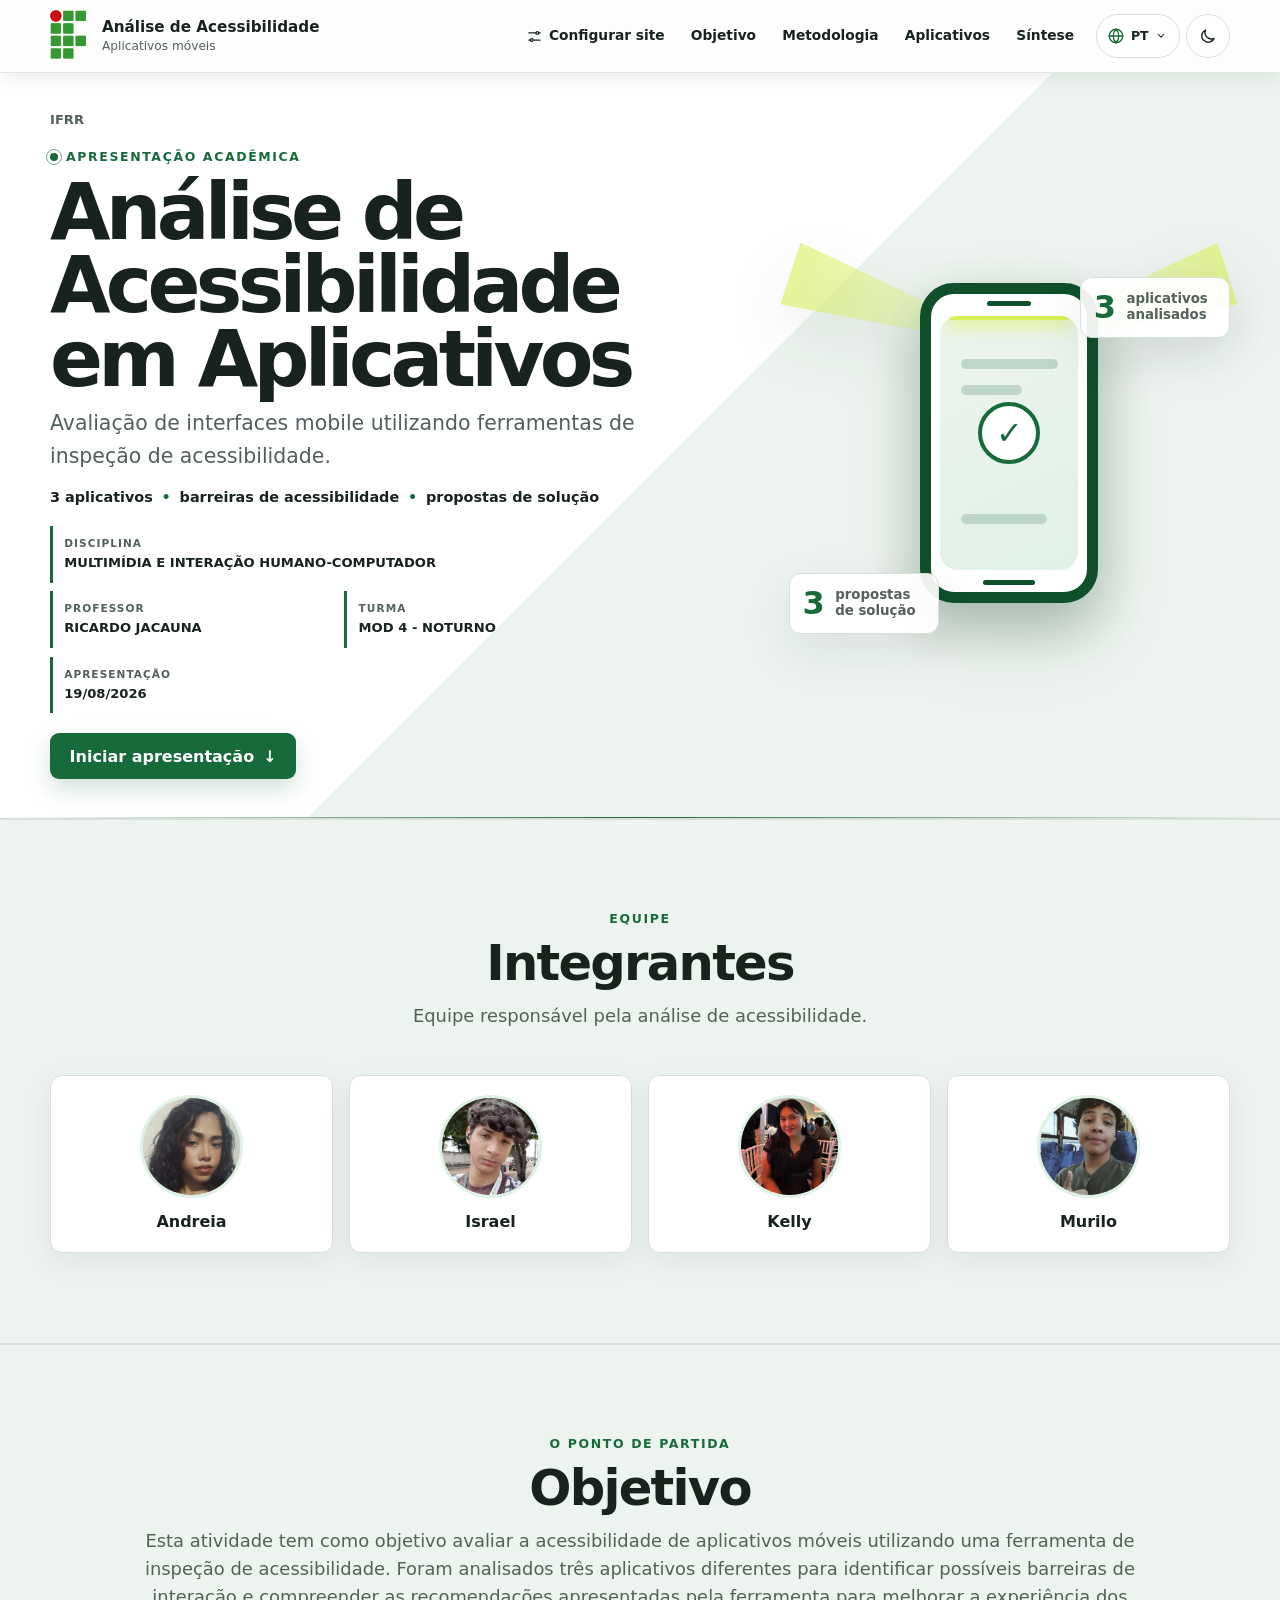
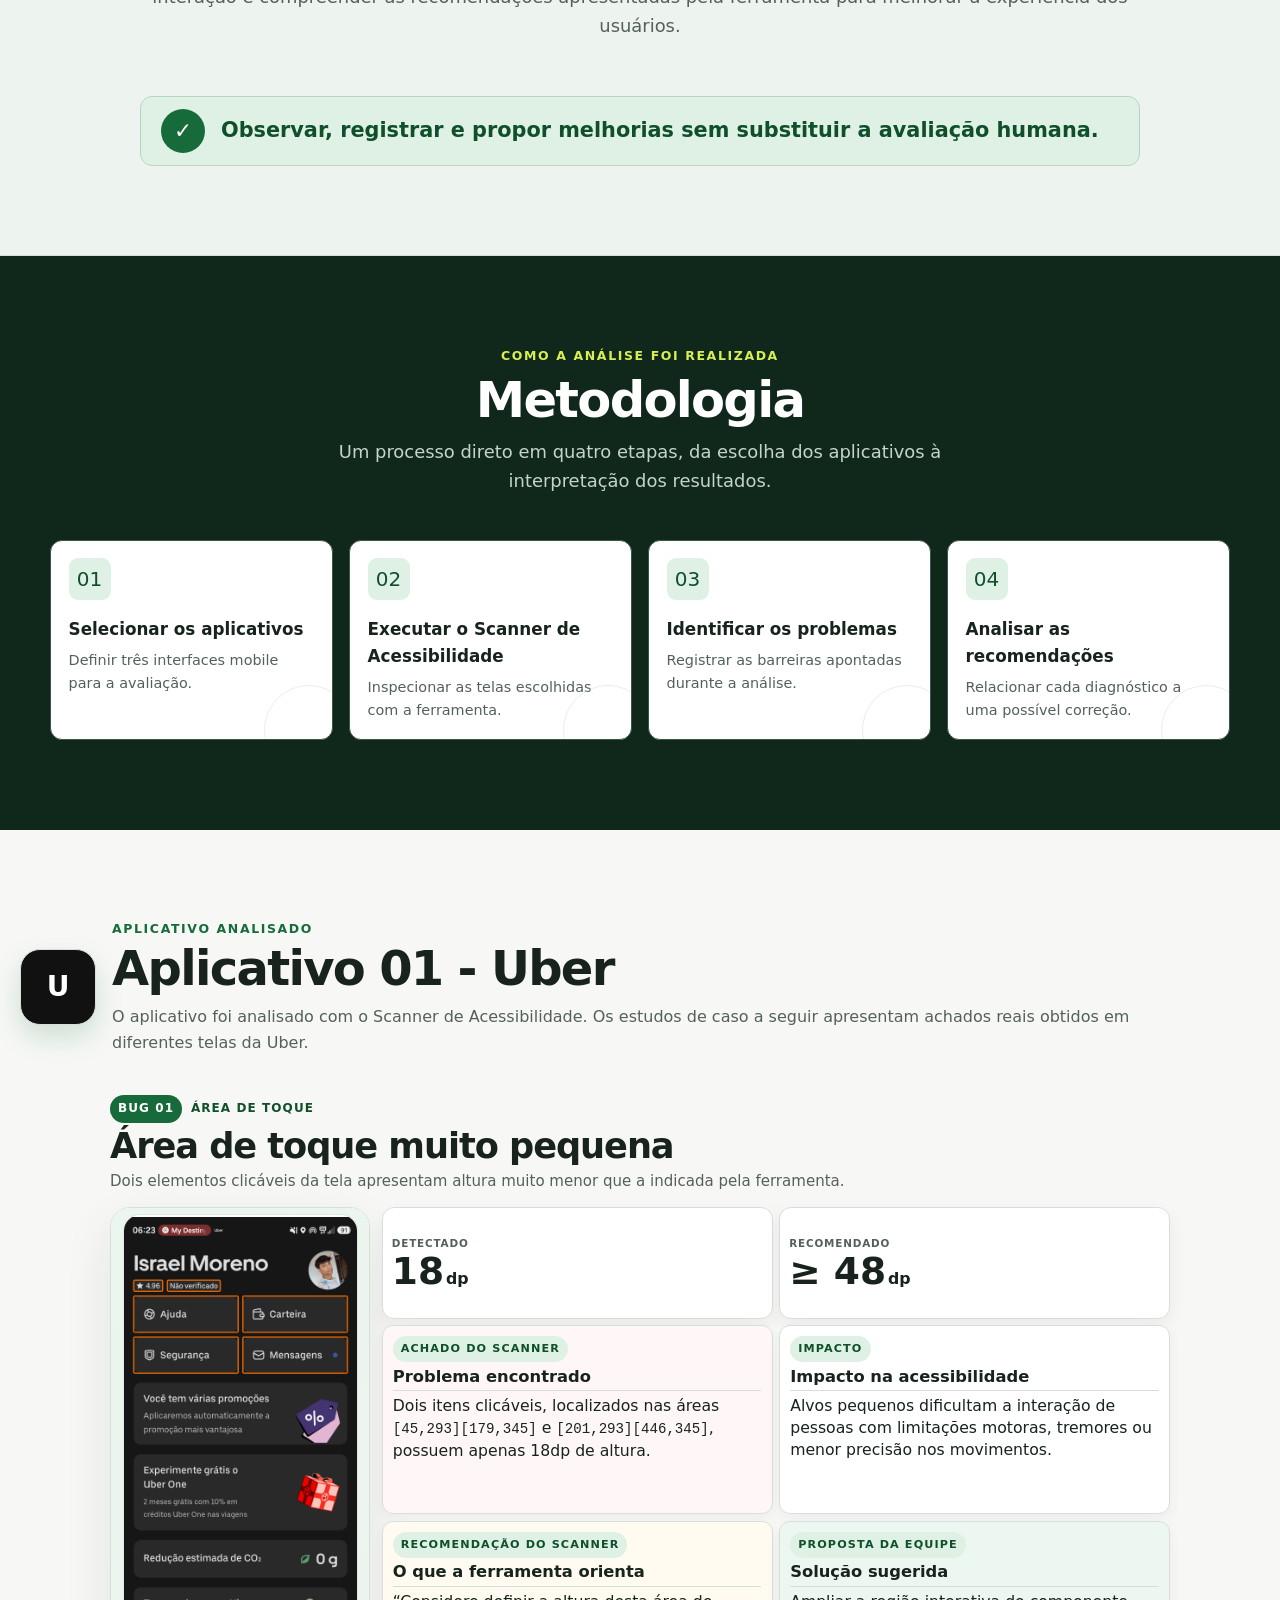
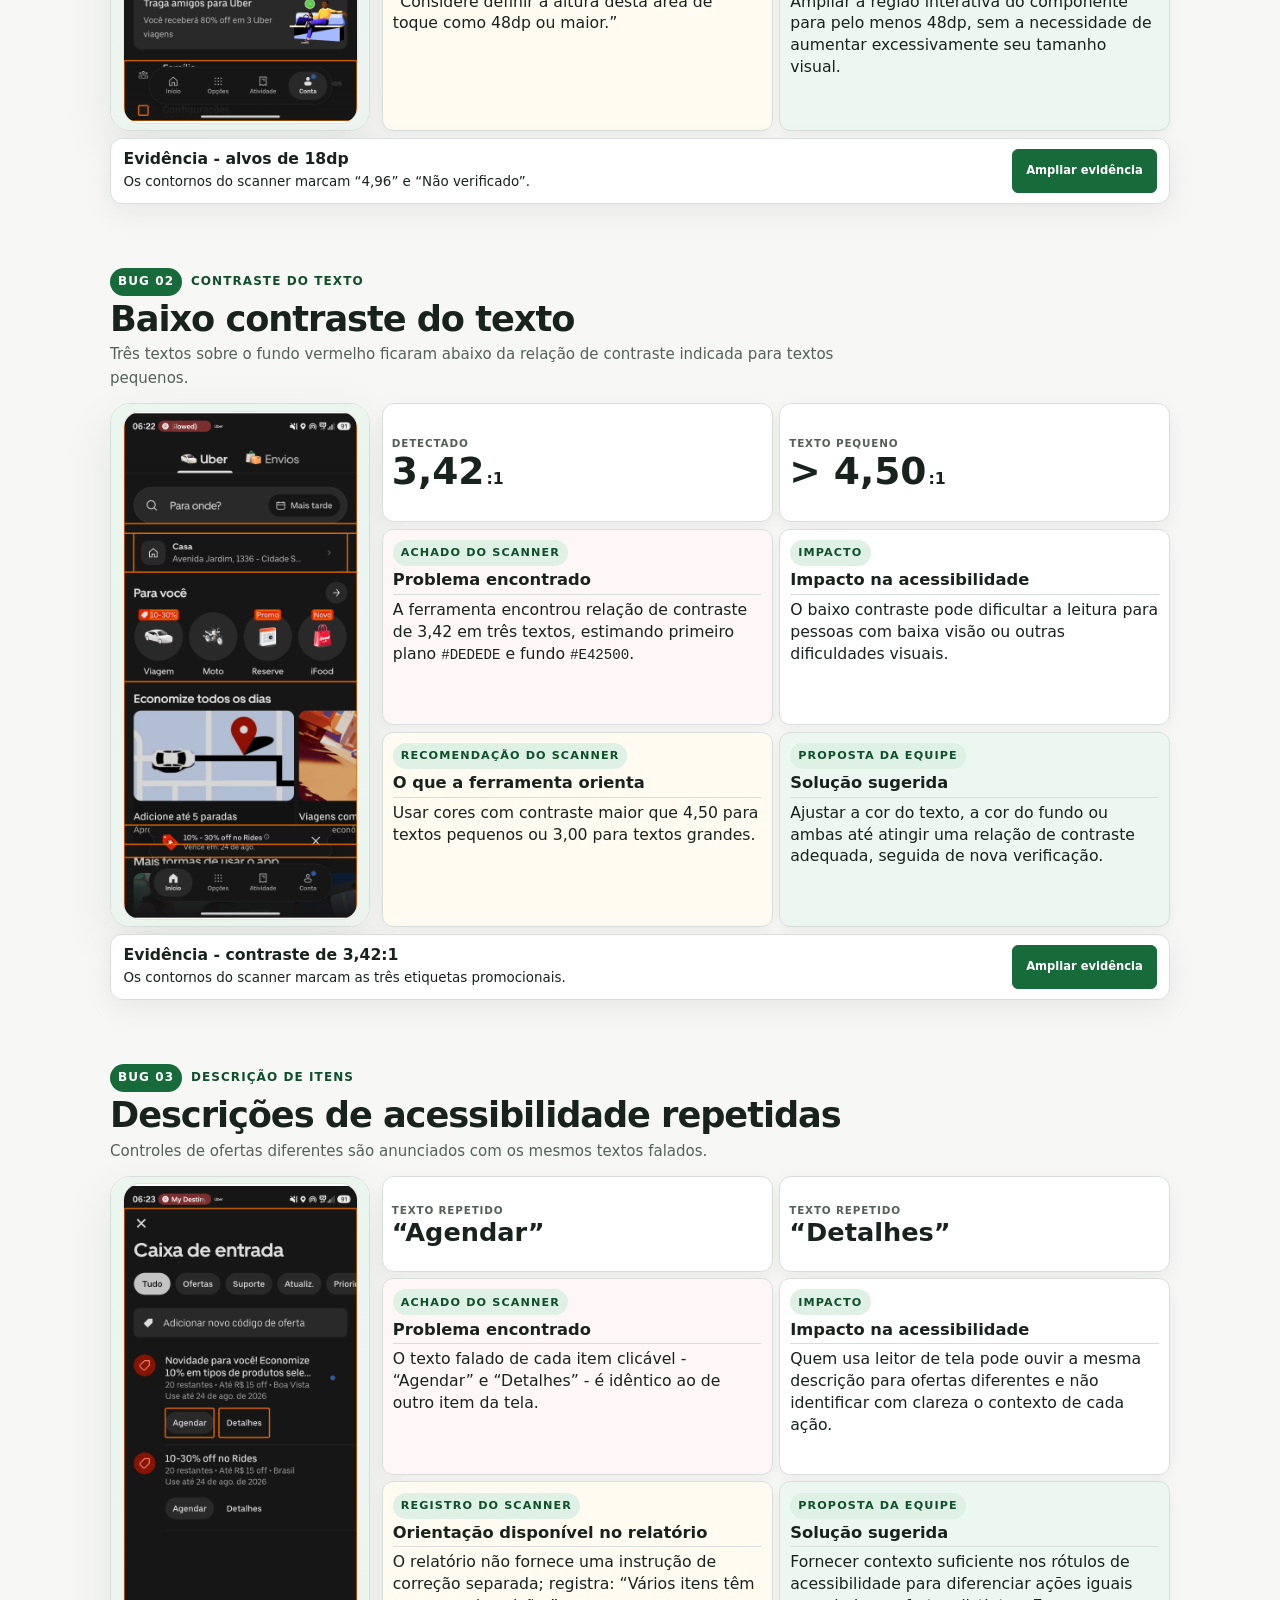
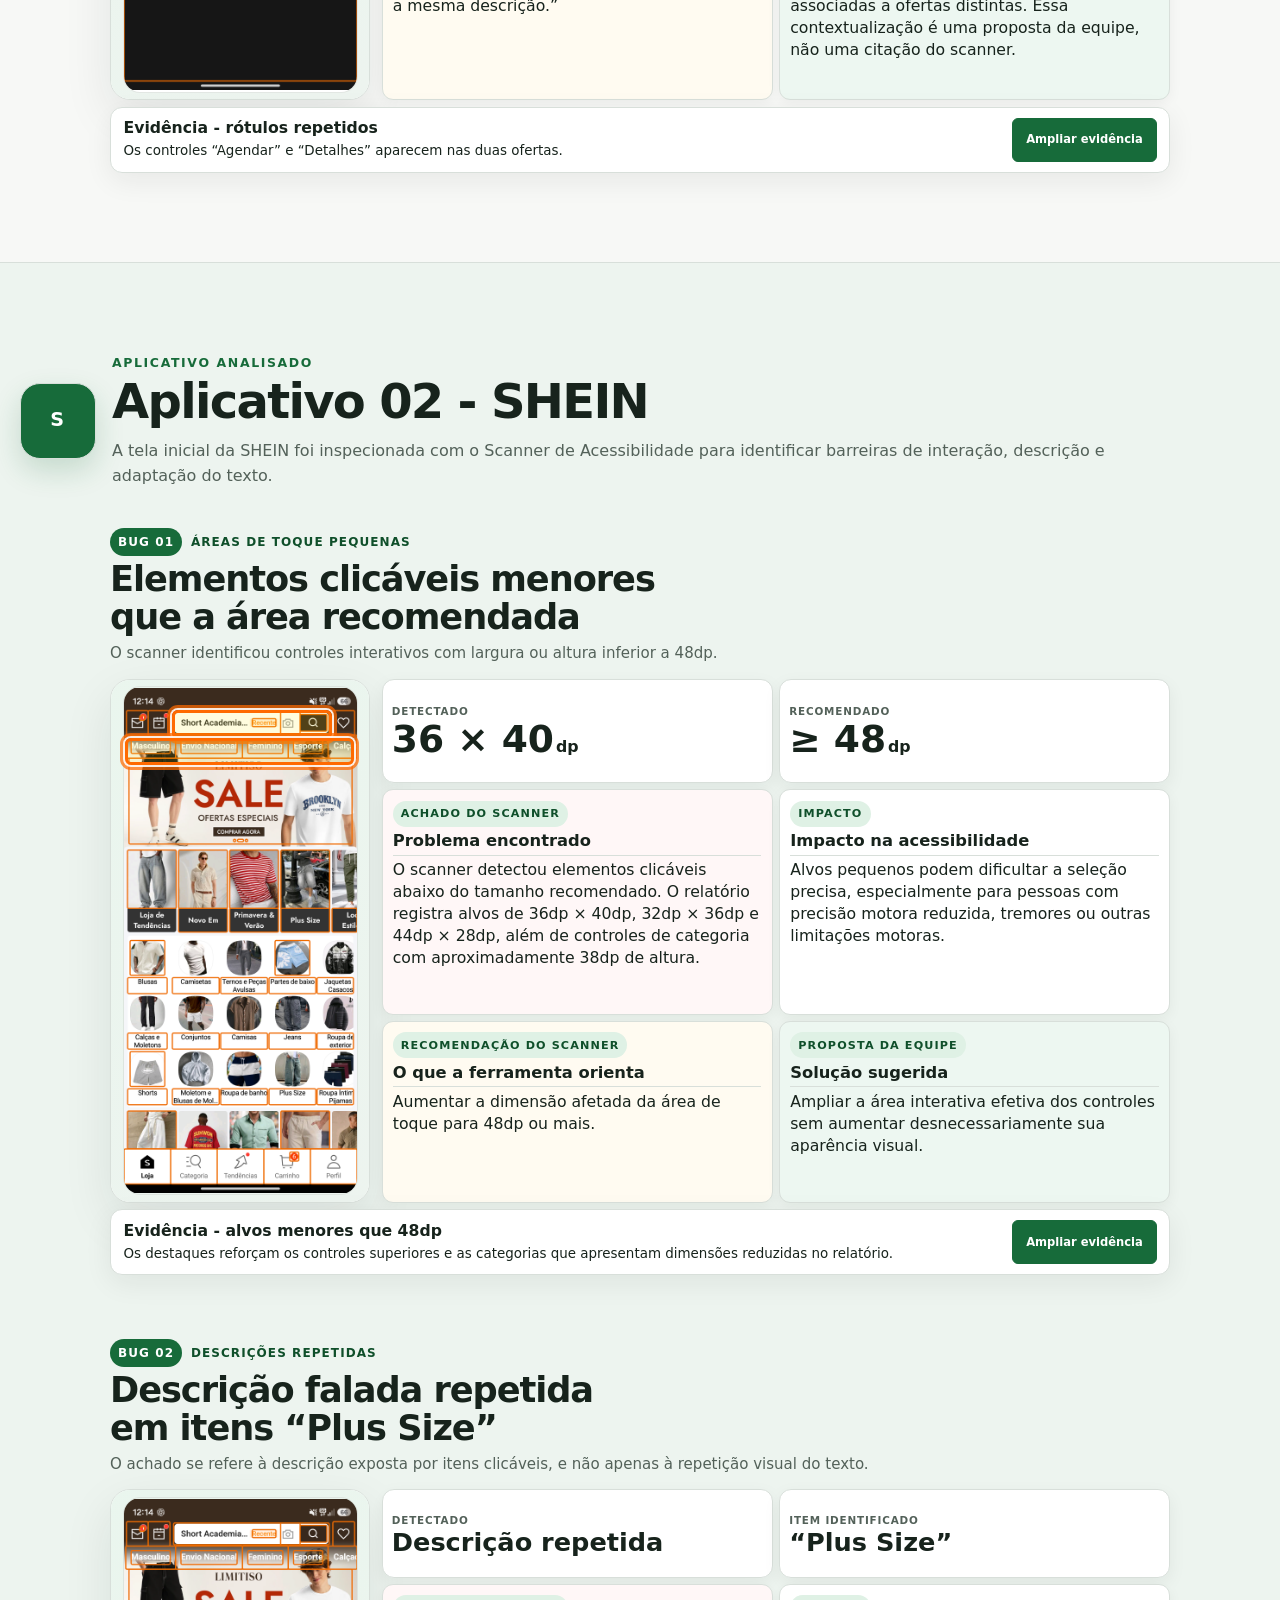
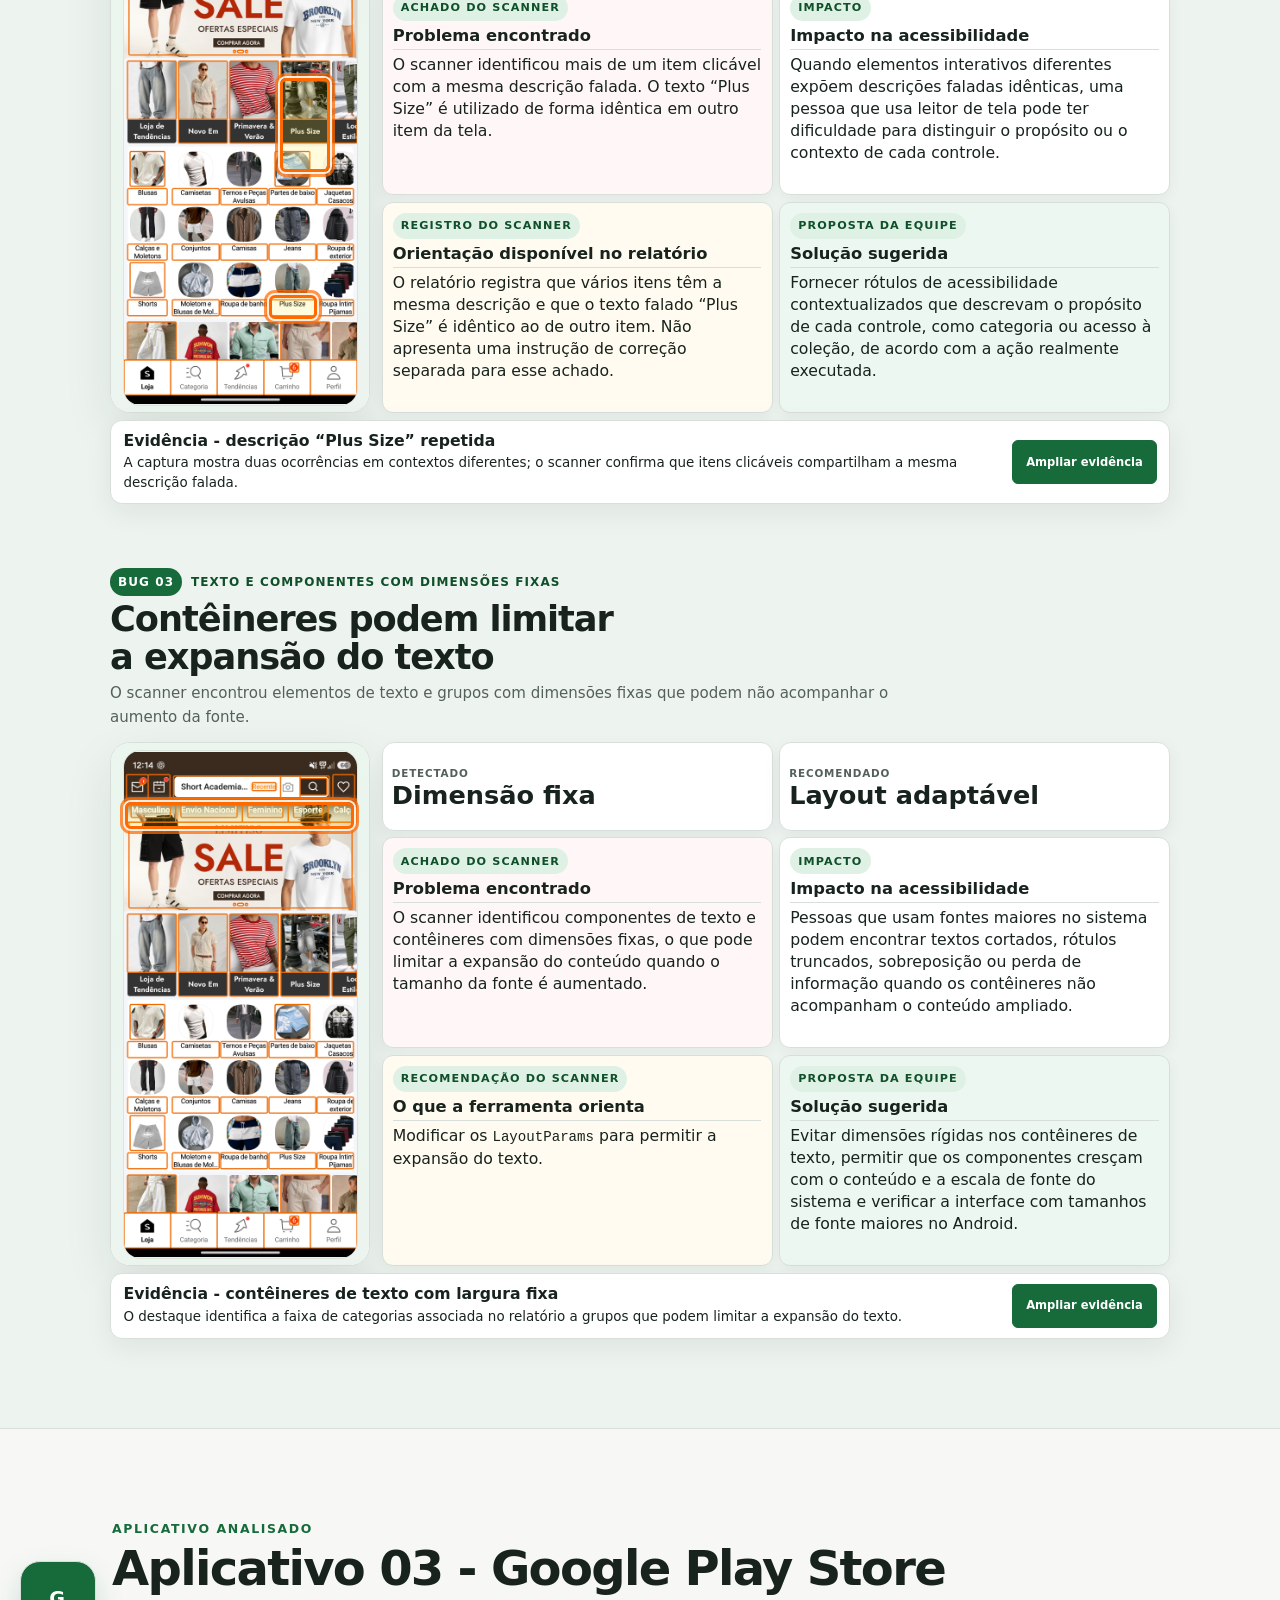
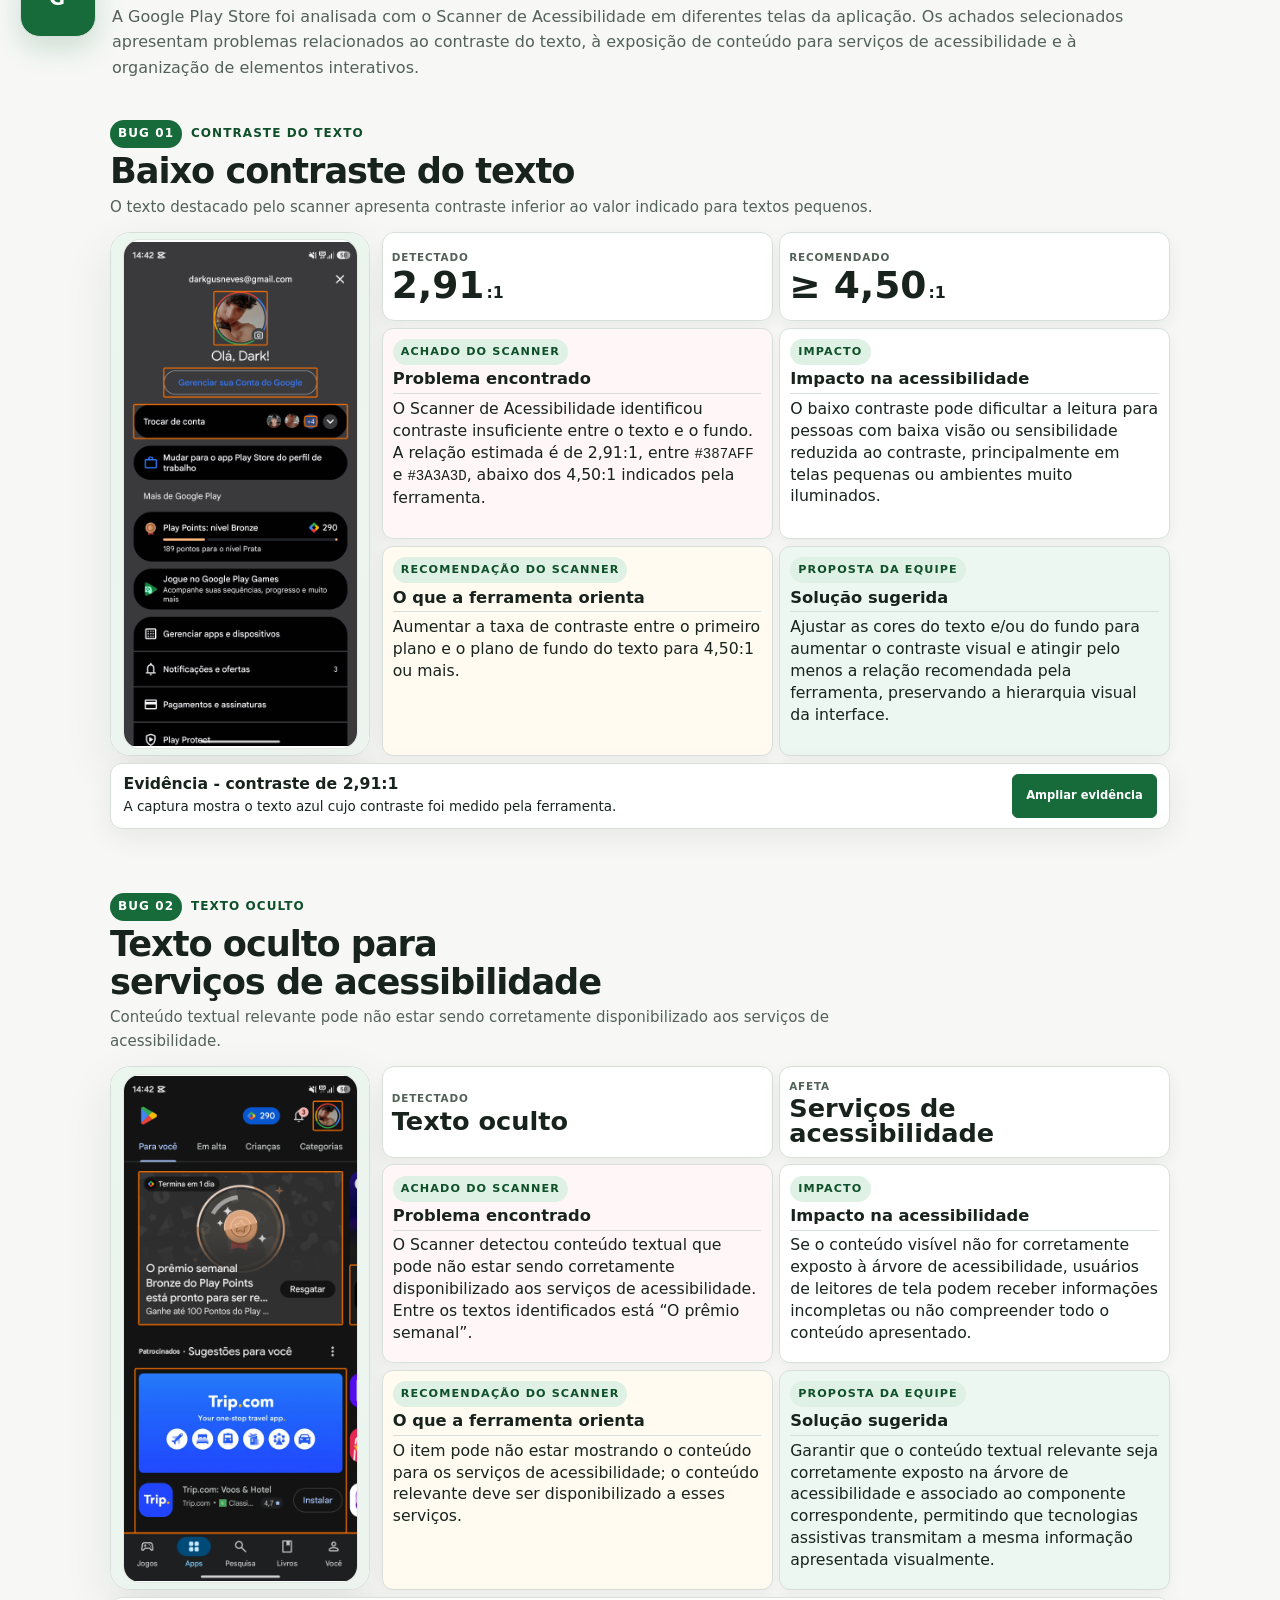
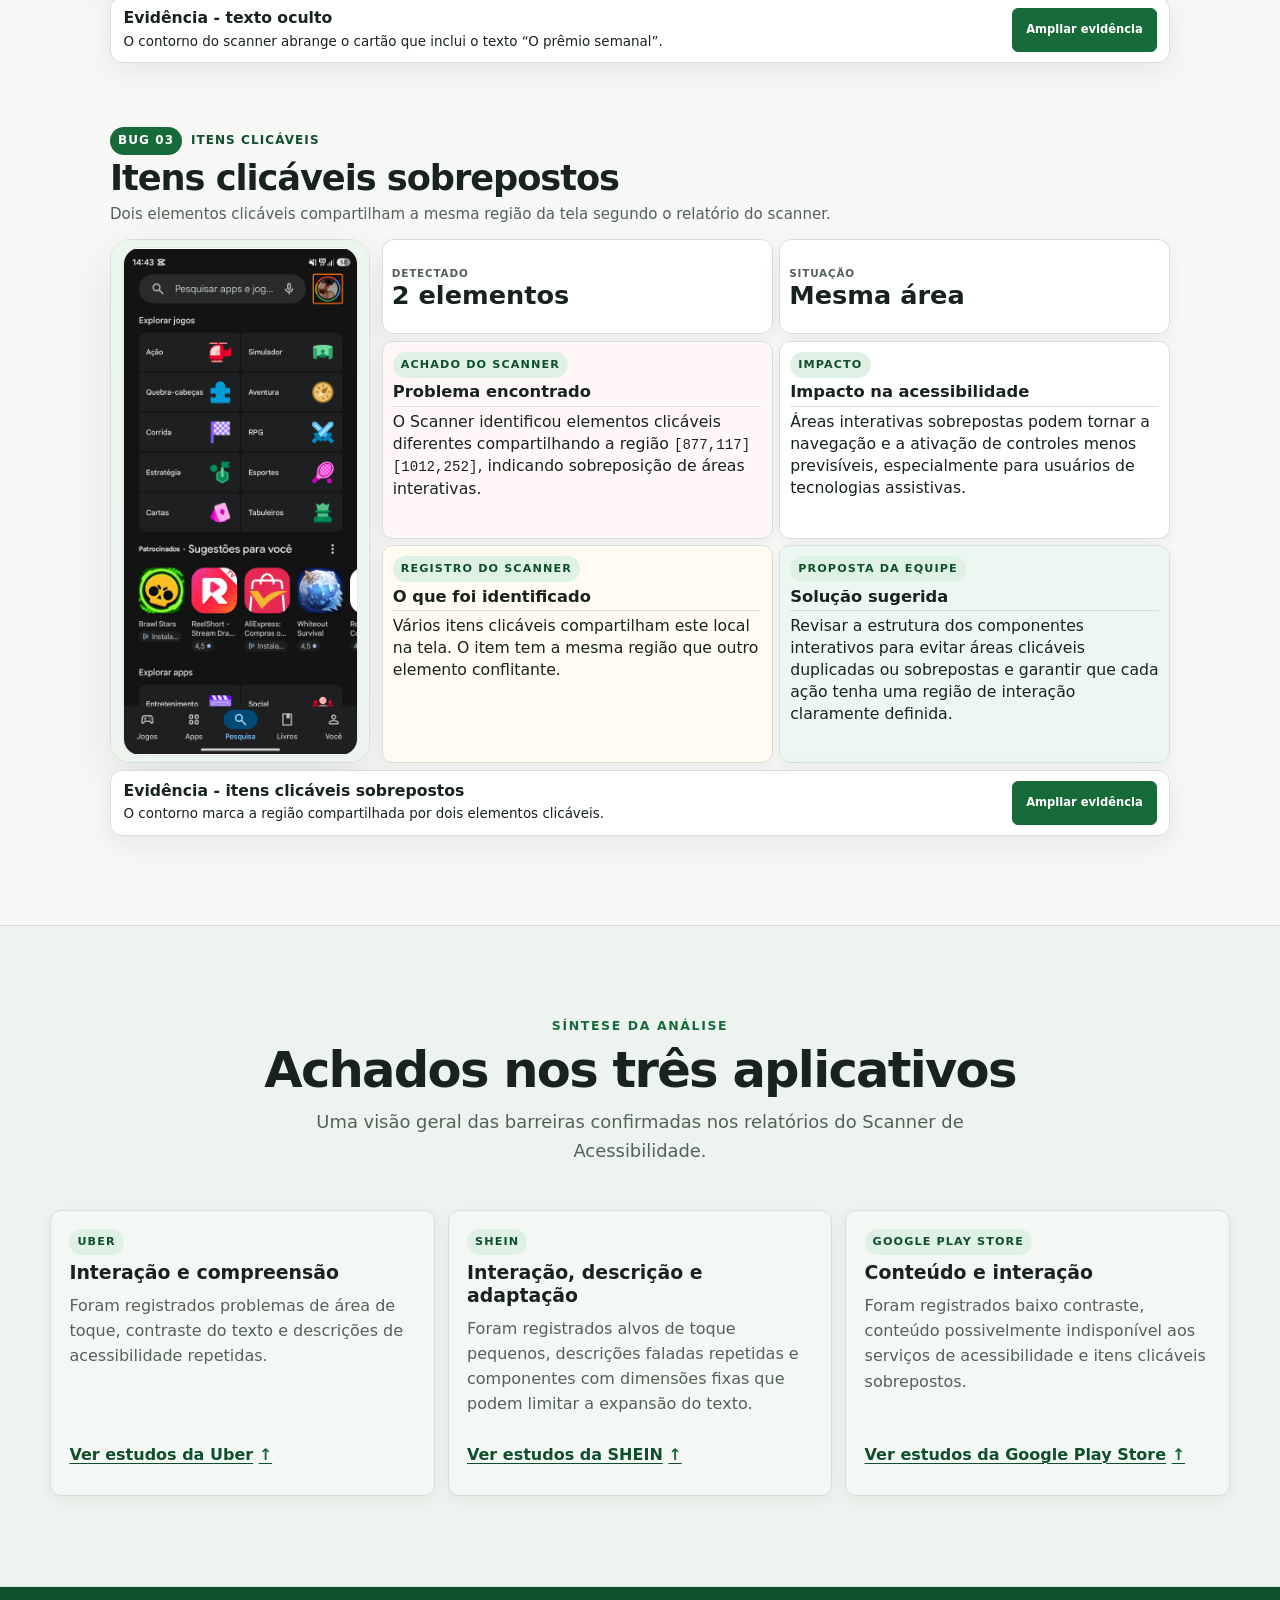
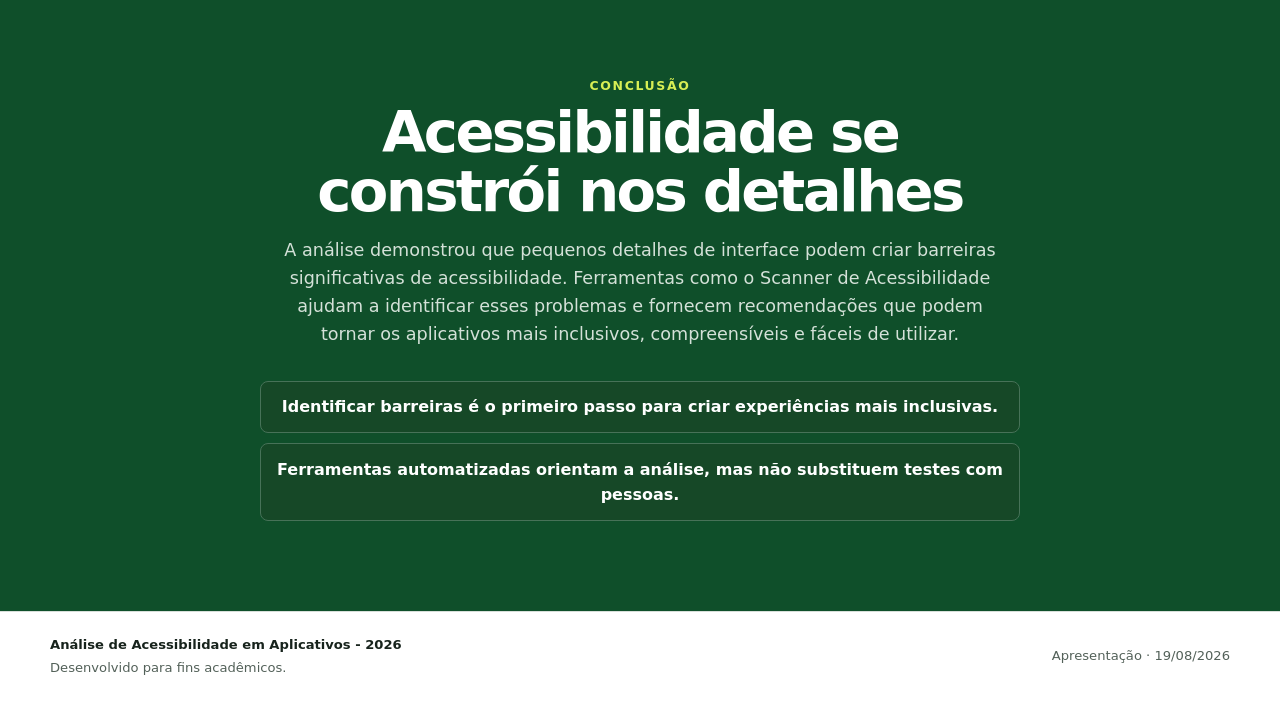
<file: index.html>
<!DOCTYPE html>
<html lang="pt-BR">

<head>
  <meta charset="utf-8">
  <meta name="viewport" content="width=device-width, initial-scale=1">
  <meta name="description" content="Apresentação acadêmica sobre análise de acessibilidade em aplicativos móveis com ferramentas de inspeção de acessibilidade.">
  <meta name="google" content="notranslate">
  <meta name="theme-color" content="#176b3a">
  <title>Acesso em Foco - Análise de Acessibilidade</title>
  <script>
    try {
      const savedSettings = JSON.parse(localStorage.getItem("farolAccessibilitySettings") ?? "{}");
      if (savedSettings.theme === "dark") document.documentElement.dataset.theme = "dark";
      const savedLanguage = localStorage.getItem("farolLanguage");
      if (["en", "es"].includes(savedLanguage)) {
        document.documentElement.lang = savedLanguage;
        document.documentElement.classList.add("i18n-pending");
      }
    } catch { }
    document.documentElement.classList.add("splash-active");
  </script>
  <link rel="icon" href="./img/favicon.svg" type="image/svg+xml">
  <link rel="stylesheet" href="./libs/lenis/lenis.css">
  <link rel="stylesheet" href="./css/style.css?v=25">
  <script src="./libs/lenis/lenis.min.js" defer></script>
  <script type="module" src="./js/main.js?v=14"></script>
</head>

<body id="topo">
  <div class="splash-screen" id="splash-screen" aria-hidden="true">
    <img class="splash-animation" src="./img/animacao.svg" width="500" height="500" alt="">
  </div>
  <a class="pular-conteudo" href="#main-content">Pular para o conteúdo principal</a>

  <header class="site-header">
    <div class="container header-inner">
      <a class="brand" href="#topo" aria-label="Análise de Acessibilidade - voltar ao início">
        <img src="./img/logo-ifrr.png" width="132" height="175" alt="">
        <span class="brand-text"><strong>Análise de Acessibilidade</strong><span>Aplicativos móveis</span></span>
      </a>
      <button class="botao-menu" id="menu-toggle" type="button" aria-expanded="false" aria-controls="menu-principal">
        <span>Menu</span><span class="icone-menu" aria-hidden="true"></span>
      </button>
      <nav class="site-nav" id="menu-principal" aria-label="Navegação principal">
        <ul>
          <li class="desktop-settings-item"><button class="settings-trigger" id="open-settings-desktop" data-settings-trigger type="button" aria-controls="settings-panel" aria-expanded="false"><svg aria-hidden="true" viewBox="0 0 24 24"><path d="M4 7h10M18 7h2M4 17h2M10 17h10"></path><circle cx="16" cy="7" r="2"></circle><circle cx="8" cy="17" r="2"></circle></svg> Configurar site</button></li>
          <li><a href="#objetivo">Objetivo</a></li>
          <li><a href="#metodologia">Metodologia</a></li>
          <li><a href="#aplicativos">Aplicativos</a></li>
          <li><a href="#problemas">Síntese</a></li>
        </ul>
      </nav>
      <div class="header-tools">
        <div class="language-picker">
          <button class="language-toggle" id="language-toggle" type="button" aria-label="Selecionar idioma" aria-haspopup="menu" aria-controls="language-menu" aria-expanded="false">
            <svg aria-hidden="true" viewBox="0 0 24 24"><circle cx="12" cy="12" r="9"></circle><path d="M3 12h18M12 3c2.5 2.6 3.8 5.6 3.8 9S14.5 18.4 12 21M12 3c-2.5 2.6-3.8 5.6-3.8 9s1.3 6.4 3.8 9"></path></svg>
            <span id="language-current">PT</span>
            <svg class="language-chevron" aria-hidden="true" viewBox="0 0 24 24"><path d="m7 9 5 5 5-5"></path></svg>
          </button>
          <div class="language-menu" id="language-menu" role="menu" aria-label="Selecionar idioma" hidden>
            <button type="button" role="menuitemradio" aria-checked="true" data-language="pt-BR"><small>PT</small><span lang="pt-BR">Português</span><svg aria-hidden="true" viewBox="0 0 24 24"><path d="m5 12 4 4L19 6"></path></svg></button>
            <button type="button" role="menuitemradio" aria-checked="false" data-language="en"><small>EN</small><span lang="en">English</span><svg aria-hidden="true" viewBox="0 0 24 24"><path d="m5 12 4 4L19 6"></path></svg></button>
            <button type="button" role="menuitemradio" aria-checked="false" data-language="es"><small>ES</small><span lang="es">Español</span><svg aria-hidden="true" viewBox="0 0 24 24"><path d="m5 12 4 4L19 6"></path></svg></button>
          </div>
        </div>
        <button class="theme-toggle" id="theme-toggle" type="button" aria-label="Ativar tema escuro">
          <svg class="theme-icon theme-icon-moon" aria-hidden="true" viewBox="0 0 24 24"><path d="M20 15.2A8.5 8.5 0 0 1 8.8 4a8.5 8.5 0 1 0 11.2 11.2Z"></path></svg>
          <svg class="theme-icon theme-icon-sun" aria-hidden="true" viewBox="0 0 24 24"><circle cx="12" cy="12" r="3.5"></circle><path d="M12 2v2M12 20v2M4.9 4.9l1.4 1.4M17.7 17.7l1.4 1.4M2 12h2M20 12h2M4.9 19.1l1.4-1.4M17.7 6.3l1.4-1.4"></path></svg>
        </button>
      </div>
    </div>
    <button class="settings-tab-trigger" id="open-settings-mobile" data-settings-trigger type="button" aria-controls="settings-panel" aria-expanded="false">
      <span>Configuração</span>
      <svg class="settings-tab-chevron" aria-hidden="true" viewBox="0 0 24 24"><path d="m7 9 5 5 5-5"></path></svg>
    </button>
    <div class="settings-panel" id="settings-panel" hidden>
      <div class="settings-panel-clip">
        <section class="settings-panel-surface" aria-labelledby="settings-title" aria-describedby="settings-description" data-lenis-prevent>
          <div class="settings-header">
            <div><p class="eyebrow">Preferências de leitura</p><h2 id="settings-title">Configurar site</h2></div>
            <button class="settings-close" id="close-settings" type="button" aria-label="Fechar configurações"><span aria-hidden="true">×</span></button>
          </div>
          <p id="settings-description">Ajuste a apresentação conforme sua necessidade. As escolhas ficam salvas neste navegador.</p>
          <div class="settings-content">
            <section class="settings-group" aria-labelledby="text-size-title">
              <div><h3 id="text-size-title">Tamanho do texto</h3><p id="text-size-status" aria-live="polite">Padrão - 100%</p></div>
              <div class="text-size-actions">
                <button type="button" id="text-decrease" aria-label="Diminuir tamanho do texto">A<span aria-hidden="true">−</span></button>
                <button type="button" id="text-reset">Padrão</button>
                <button type="button" id="text-increase" aria-label="Aumentar tamanho do texto">A<span aria-hidden="true">+</span></button>
              </div>
            </section>
            <div class="toggle-list">
              <label class="toggle-option"><span><b>Contraste reforçado</b><small>Aprofunda a diferença entre textos e superfícies.</small></span><input type="checkbox" id="enhanced-contrast"><i aria-hidden="true"></i></label>
              <label class="toggle-option"><span><b>Alto contraste</b><small>Aplica uma combinação máxima de preto, branco e amarelo.</small></span><input type="checkbox" id="high-contrast"><i aria-hidden="true"></i></label>
              <label class="toggle-option"><span><b>Maior espaçamento de texto</b><small>Aumenta altura das linhas e distância entre caracteres.</small></span><input type="checkbox" id="text-spacing"><i aria-hidden="true"></i></label>
              <label class="toggle-option"><span><b>Destacar links</b><small>Reforça sublinhado e identificação dos links de texto.</small></span><input type="checkbox" id="highlight-links"><i aria-hidden="true"></i></label>
              <label class="toggle-option"><span><b>Scroll suave</b><small>Suaviza a rolagem entre as áreas da página.</small></span><input type="checkbox" id="smooth-scroll"><i aria-hidden="true"></i></label>
            </div>
          </div>
          <div class="settings-footer">
            <button class="button button-secondary" id="restore-settings" type="button">Restaurar padrão</button>
            <button class="button button-primary" id="apply-settings" type="button">Concluir</button>
          </div>
          <p class="sr-only" id="settings-announcement" aria-live="polite"></p>
        </section>
      </div>
    </div>
  </header>

  <main id="main-content" tabindex="-1">
    <section class="hero" aria-labelledby="titulo-principal">
      <div class="container hero-grid">
        <div class="hero-copy reveal">
          <p class="institution-name">IFRR</p>
          <p class="eyebrow activity-label"><span class="activity-status" aria-hidden="true"></span> Apresentação acadêmica</p>
          <h1 id="titulo-principal">Análise de Acessibilidade em Aplicativos</h1>
          <p class="lead">Avaliação de interfaces mobile utilizando ferramentas de inspeção de acessibilidade.</p>
          <p class="hero-indicator">3 aplicativos <span aria-hidden="true">•</span> barreiras de acessibilidade <span aria-hidden="true">•</span> propostas de solução</p>
          <dl class="academic-data">
            <div class="academic-discipline"><dt>Disciplina</dt><dd>MULTIMÍDIA E INTERAÇÃO HUMANO-COMPUTADOR</dd></div>
            <div><dt>Professor</dt><dd>RICARDO JACAUNA</dd></div>
            <div><dt>Turma</dt><dd>MOD 4 - NOTURNO</dd></div>
            <div class="academic-date"><dt>Apresentação</dt><dd><time datetime="2026-08-19">19/08/2026</time></dd></div>
          </dl>
          <a class="button button-primary" href="#integrantes">Iniciar apresentação <span aria-hidden="true">↓</span></a>
        </div>
        <div class="hero-visual reveal" data-hero-visual aria-hidden="true"></div>
      </div>
    </section>

    <section class="section section-soft" id="integrantes" aria-labelledby="integrantes-titulo">
      <div class="container">
        <div class="section-heading center reveal"><p class="eyebrow">Equipe</p><h2 id="integrantes-titulo">Integrantes</h2><p>Equipe responsável pela análise de acessibilidade.</p></div>
        <div class="team-grid">
          <article class="member-card reveal">
            <div class="member-photo member-photo-andreia">
              <img src="img/Andreia.jpeg" alt="Retrato de Andreia em enquadramento próximo. Ela aparece de frente para a câmera, com cabelos longos, escuros e cacheados, distribuídos ao redor do rosto e sobre os ombros. Usa uma blusa preta de decote em V e um colar com pequeno pingente. A expressão é neutra, com os olhos direcionados para a câmera, diante de um fundo claro e discreto." loading="eager">
            </div>
            <h3>Andreia</h3>
          </article>
          <article class="member-card reveal">
            <div class="member-photo member-photo-israel">
              <img src="img/Israel.jpeg" alt="Foto de Israel em ambiente externo, enquadrado dos ombros para cima e olhando diretamente para a câmera. Ele tem cabelos escuros, volumosos e ondulados, com mechas caindo sobre a testa, e usa um fone de ouvido. Veste uma camiseta marrom, mochila e um cordão de identificação verde e branco. Ao fundo aparecem árvores, calçada, muro, rua e veículos." loading="eager">
            </div>
            <h3>Israel</h3>
          </article>
          <article class="member-card reveal">
            <div class="member-photo member-photo-kelly">
              <img src="img/Kelly.jpeg" alt="Foto de Kelly sentada em uma cadeira durante um evento, olhando para a câmera e sorrindo levemente. Ela tem cabelos longos, lisos e escuros, repartidos ao centro e posicionados sobre os ombros. Usa vestido preto com detalhes de renda, brincos prateados e um colar delicado. Ao fundo aparecem mesas, cadeiras brancas, outras pessoas e iluminação quente de ambiente interno." loading="eager">
            </div>
            <h3>Kelly</h3>
          </article>
          <article class="member-card reveal">
            <div class="member-photo member-photo-murilo">
              <img src="img/Murilo.jpeg" alt="Foto de Murilo dentro de um ônibus, enquadrado do peito para cima e olhando para a câmera. Ele tem cabelos curtos, escuros e cacheados e veste uma camisa verde. Uma das mãos aparece em primeiro plano fazendo sinal de positivo com o polegar. Ao fundo são visíveis bancos azuis, janelas e estruturas internas amarelas do ônibus." loading="eager">
            </div>
            <h3>Murilo</h3>
          </article>
        </div>
      </div>
    </section>

    <section class="section section-soft" id="objetivo" aria-labelledby="objetivo-titulo">
      <div class="container narrow">
        <div class="section-heading center reveal">
          <p class="eyebrow">O ponto de partida</p>
          <h2 id="objetivo-titulo">Objetivo</h2>
          <p>Esta atividade tem como objetivo avaliar a acessibilidade de aplicativos móveis utilizando uma ferramenta de inspeção de acessibilidade. Foram analisados três aplicativos diferentes para identificar possíveis barreiras de interação e compreender as recomendações apresentadas pela ferramenta para melhorar a experiência dos usuários.</p>
        </div>
        <div class="question-callout reveal"><span aria-hidden="true">✓</span><p>Observar, registrar e propor melhorias sem substituir a avaliação humana.</p></div>
      </div>
    </section>

    <section class="section section-dark" id="metodologia" aria-labelledby="metodologia-titulo">
      <div class="container">
        <div class="section-heading center reveal">
          <p class="eyebrow">Como a análise foi realizada</p>
          <h2 id="metodologia-titulo">Metodologia</h2>
          <p>Um processo direto em quatro etapas, da escolha dos aplicativos à interpretação dos resultados.</p>
        </div>
        <div class="pillar-grid methodology-grid">
          <article class="reveal"><span aria-hidden="true">01</span><h3>Selecionar os aplicativos</h3><p>Definir três interfaces mobile para a avaliação.</p></article>
          <article class="reveal"><span aria-hidden="true">02</span><h3>Executar o Scanner de Acessibilidade</h3><p>Inspecionar as telas escolhidas com a ferramenta.</p></article>
          <article class="reveal"><span aria-hidden="true">03</span><h3>Identificar os problemas</h3><p>Registrar as barreiras apontadas durante a análise.</p></article>
          <article class="reveal"><span aria-hidden="true">04</span><h3>Analisar as recomendações</h3><p>Relacionar cada diagnóstico a uma possível correção.</p></article>
        </div>
      </div>
    </section>

    <div id="aplicativos">
      <section class="section app-section" id="aplicativo-01" aria-labelledby="aplicativo-01-titulo">
        <div class="container">
          <div class="app-section-heading reveal">
            <div class="app-icon-placeholder uber-app-icon" aria-hidden="true">U</div>
            <div><p class="eyebrow">Aplicativo analisado</p><h2 id="aplicativo-01-titulo">Aplicativo 01 - Uber</h2><p>O aplicativo foi analisado com o Scanner de Acessibilidade. Os estudos de caso a seguir apresentam achados reais obtidos em diferentes telas da Uber.</p></div>
          </div>

          <div class="app-case-list">
            <article class="app-case reveal" id="uber-bug-01" aria-labelledby="uber-bug-01-titulo">
              <header class="app-case-heading">
                <p class="case-label"><span>BUG 01</span> Área de toque</p>
                <h3 id="uber-bug-01-titulo">Área de toque muito pequena</h3>
                <p>Dois elementos clicáveis da tela apresentam altura muito menor que a indicada pela ferramenta.</p>
              </header>
              <figure class="case-evidence-group">
                <div class="app-analysis-layout case-study-layout">
                <div class="screenshot-card evidence-card">
                  <div class="phone-frame evidence-frame"><img src="./bugs/uber/screen4.png" width="1080" height="2340" loading="lazy" alt="Tela da seção Conta da Uber. Contornos laranja do Scanner de Acessibilidade destacam os controles 4,96 e Não verificado, identificados como alvos clicáveis com apenas 18dp de altura."></div>
                </div>
                <div class="case-analysis">
                  <dl class="metric-comparison" aria-label="Comparação entre a altura detectada e a recomendada">
                    <div class="metric-detected"><dt>Detectado</dt><dd>18<small>dp</small></dd></div>
                    <div class="metric-recommended"><dt>Recomendado</dt><dd>≥ 48<small>dp</small></dd></div>
                  </dl>
                  <section class="issue-card finding-card finding-problem" aria-labelledby="uber-bug-01-achado"><span class="issue-number">ACHADO DO SCANNER</span><h4 id="uber-bug-01-achado">Problema encontrado</h4><p>Dois itens clicáveis, localizados nas áreas <span class="technical-value">[45,293][179,345]</span> e <span class="technical-value">[201,293][446,345]</span>, possuem apenas 18dp de altura.</p></section>
                  <section class="issue-card finding-card impact-card" aria-labelledby="uber-bug-01-impacto"><span class="issue-number">IMPACTO</span><h4 id="uber-bug-01-impacto">Impacto na acessibilidade</h4><p>Alvos pequenos dificultam a interação de pessoas com limitações motoras, tremores ou menor precisão nos movimentos.</p></section>
                  <section class="issue-card finding-card finding-recommendation" aria-labelledby="uber-bug-01-recomendacao"><span class="issue-number">RECOMENDAÇÃO DO SCANNER</span><h4 id="uber-bug-01-recomendacao">O que a ferramenta orienta</h4><p>“Considere definir a altura desta área de toque como 48dp ou maior.”</p></section>
                  <section class="issue-card finding-card finding-solution" aria-labelledby="uber-bug-01-solucao"><span class="issue-number">PROPOSTA DA EQUIPE</span><h4 id="uber-bug-01-solucao">Solução sugerida</h4><p>Ampliar a região interativa do componente para pelo menos 48dp, sem a necessidade de aumentar excessivamente seu tamanho visual.</p></section>
                </div>
                </div>
                <figcaption class="evidence-summary-card"><strong>Evidência - alvos de 18dp</strong><span>Os contornos do scanner marcam “4,96” e “Não verificado”.</span><button class="preview-button evidence-preview-button" type="button" data-preview-src="./bugs/uber/screen4.png" aria-label="Ampliar evidência do Bug 01 da Uber">Ampliar evidência</button></figcaption>
              </figure>
            </article>

            <article class="app-case reveal" id="uber-bug-02" aria-labelledby="uber-bug-02-titulo">
              <header class="app-case-heading">
                <p class="case-label"><span>BUG 02</span> Contraste do texto</p>
                <h3 id="uber-bug-02-titulo">Baixo contraste do texto</h3>
                <p>Três textos sobre o fundo vermelho ficaram abaixo da relação de contraste indicada para textos pequenos.</p>
              </header>
              <figure class="case-evidence-group">
                <div class="app-analysis-layout case-study-layout">
                <div class="screenshot-card evidence-card">
                  <div class="phone-frame evidence-frame"><img src="./bugs/uber/screen1.png" width="1080" height="2340" loading="lazy" alt="Tela inicial da Uber. Contornos laranja do Scanner de Acessibilidade destacam as etiquetas promocionais 10-30%, Promo e Novo, cujo contraste entre texto e fundo foi medido em 3,42:1."></div>
                </div>
                <div class="case-analysis">
                  <dl class="metric-comparison" aria-label="Comparação entre o contraste detectado e o recomendado para textos pequenos">
                    <div class="metric-detected"><dt>Detectado</dt><dd>3,42<small>:1</small></dd></div>
                    <div class="metric-recommended"><dt>Texto pequeno</dt><dd>&gt; 4,50<small>:1</small></dd></div>
                  </dl>
                  <section class="issue-card finding-card finding-problem" aria-labelledby="uber-bug-02-achado"><span class="issue-number">ACHADO DO SCANNER</span><h4 id="uber-bug-02-achado">Problema encontrado</h4><p>A ferramenta encontrou relação de contraste de 3,42 em três textos, estimando primeiro plano <span class="color-value">#DEDEDE</span> e fundo <span class="color-value">#E42500</span>.</p></section>
                  <section class="issue-card finding-card impact-card" aria-labelledby="uber-bug-02-impacto"><span class="issue-number">IMPACTO</span><h4 id="uber-bug-02-impacto">Impacto na acessibilidade</h4><p>O baixo contraste pode dificultar a leitura para pessoas com baixa visão ou outras dificuldades visuais.</p></section>
                  <section class="issue-card finding-card finding-recommendation" aria-labelledby="uber-bug-02-recomendacao"><span class="issue-number">RECOMENDAÇÃO DO SCANNER</span><h4 id="uber-bug-02-recomendacao">O que a ferramenta orienta</h4><p>Usar cores com contraste maior que 4,50 para textos pequenos ou 3,00 para textos grandes.</p></section>
                  <section class="issue-card finding-card finding-solution" aria-labelledby="uber-bug-02-solucao"><span class="issue-number">PROPOSTA DA EQUIPE</span><h4 id="uber-bug-02-solucao">Solução sugerida</h4><p>Ajustar a cor do texto, a cor do fundo ou ambas até atingir uma relação de contraste adequada, seguida de nova verificação.</p></section>
                </div>
                </div>
                <figcaption class="evidence-summary-card"><strong>Evidência - contraste de 3,42:1</strong><span>Os contornos do scanner marcam as três etiquetas promocionais.</span><button class="preview-button evidence-preview-button" type="button" data-preview-src="./bugs/uber/screen1.png" aria-label="Ampliar evidência do Bug 02 da Uber">Ampliar evidência</button></figcaption>
              </figure>
            </article>

            <article class="app-case reveal" id="uber-bug-03" aria-labelledby="uber-bug-03-titulo">
              <header class="app-case-heading">
                <p class="case-label"><span>BUG 03</span> Descrição de itens</p>
                <h3 id="uber-bug-03-titulo">Descrições de acessibilidade repetidas</h3>
                <p>Controles de ofertas diferentes são anunciados com os mesmos textos falados.</p>
              </header>
              <figure class="case-evidence-group">
                <div class="app-analysis-layout case-study-layout">
                <div class="screenshot-card evidence-card">
                  <div class="phone-frame evidence-frame"><img src="./bugs/uber/screen6.png" width="1080" height="2340" loading="lazy" alt="Caixa de entrada da Uber. Contornos laranja do Scanner de Acessibilidade destacam os controles Agendar e Detalhes da primeira oferta; os mesmos rótulos são usados novamente na oferta seguinte."></div>
                </div>
                <div class="case-analysis">
                  <dl class="metric-comparison labels-comparison" aria-label="Textos falados repetidos identificados pelo Scanner">
                    <div class="metric-detected"><dt>Texto repetido</dt><dd>“Agendar”</dd></div>
                    <div class="metric-detected"><dt>Texto repetido</dt><dd>“Detalhes”</dd></div>
                  </dl>
                  <section class="issue-card finding-card finding-problem" aria-labelledby="uber-bug-03-achado"><span class="issue-number">ACHADO DO SCANNER</span><h4 id="uber-bug-03-achado">Problema encontrado</h4><p>O texto falado de cada item clicável - “Agendar” e “Detalhes” - é idêntico ao de outro item da tela.</p></section>
                  <section class="issue-card finding-card impact-card" aria-labelledby="uber-bug-03-impacto"><span class="issue-number">IMPACTO</span><h4 id="uber-bug-03-impacto">Impacto na acessibilidade</h4><p>Quem usa leitor de tela pode ouvir a mesma descrição para ofertas diferentes e não identificar com clareza o contexto de cada ação.</p></section>
                  <section class="issue-card finding-card finding-recommendation" aria-labelledby="uber-bug-03-recomendacao"><span class="issue-number">REGISTRO DO SCANNER</span><h4 id="uber-bug-03-recomendacao">Orientação disponível no relatório</h4><p>O relatório não fornece uma instrução de correção separada; registra: “Vários itens têm a mesma descrição.”</p></section>
                  <section class="issue-card finding-card finding-solution" aria-labelledby="uber-bug-03-solucao"><span class="issue-number">PROPOSTA DA EQUIPE</span><h4 id="uber-bug-03-solucao">Solução sugerida</h4><p>Fornecer contexto suficiente nos rótulos de acessibilidade para diferenciar ações iguais associadas a ofertas distintas. Essa contextualização é uma proposta da equipe, não uma citação do scanner.</p></section>
                </div>
                </div>
                <figcaption class="evidence-summary-card"><strong>Evidência - rótulos repetidos</strong><span>Os controles “Agendar” e “Detalhes” aparecem nas duas ofertas.</span><button class="preview-button evidence-preview-button" type="button" data-preview-src="./bugs/uber/screen6.png" aria-label="Ampliar evidência do Bug 03 da Uber">Ampliar evidência</button></figcaption>
              </figure>
            </article>
          </div>
        </div>
      </section>

      <section class="section section-soft app-section" id="aplicativo-02" aria-labelledby="aplicativo-02-titulo">
        <div class="container">
          <div class="app-section-heading reveal">
            <div class="app-icon-placeholder" aria-hidden="true">S</div>
            <div><p class="eyebrow">Aplicativo analisado</p><h2 id="aplicativo-02-titulo">Aplicativo 02 - SHEIN</h2><p>A tela inicial da SHEIN foi inspecionada com o Scanner de Acessibilidade para identificar barreiras de interação, descrição e adaptação do texto.</p></div>
          </div>
          <div class="app-case-list">
            <article class="app-case reveal" id="shein-bug-01" aria-labelledby="shein-bug-01-titulo">
              <header class="app-case-heading">
                <p class="case-label"><span>BUG 01</span> Áreas de toque pequenas</p>
                <h3 id="shein-bug-01-titulo">Elementos clicáveis menores que a área recomendada</h3>
                <p>O scanner identificou controles interativos com largura ou altura inferior a 48dp.</p>
              </header>
              <figure class="case-evidence-group">
                <div class="app-analysis-layout case-study-layout">
                  <div class="screenshot-card evidence-card">
                    <div class="phone-frame evidence-frame"><div class="evidence-image-wrap shein-evidence shein-evidence-touch"><img src="./bugs/shein/screen1.png" width="1080" height="2340" loading="lazy" alt="Tela inicial da SHEIN analisada pelo Scanner de Acessibilidade. Os controles clicáveis da barra superior e das categorias estão contornados; entre os alvos pequenos identificados há controles de 36dp por 40dp e categorias com cerca de 38dp de altura."><span class="evidence-marker marker-touch-controls" aria-hidden="true"></span><span class="evidence-marker marker-touch-categories" aria-hidden="true"></span></div></div>
                  </div>
                  <div class="case-analysis">
                    <dl class="metric-comparison" aria-label="Comparação entre o tamanho detectado e a área de toque recomendada">
                      <div class="metric-detected"><dt>Detectado</dt><dd>36 × 40<small>dp</small></dd></div>
                      <div class="metric-recommended"><dt>Recomendado</dt><dd>≥ 48<small>dp</small></dd></div>
                    </dl>
                    <section class="issue-card finding-card finding-problem" aria-labelledby="shein-bug-01-achado"><span class="issue-number">ACHADO DO SCANNER</span><h4 id="shein-bug-01-achado">Problema encontrado</h4><p>O scanner detectou elementos clicáveis abaixo do tamanho recomendado. O relatório registra alvos de 36dp × 40dp, 32dp × 36dp e 44dp × 28dp, além de controles de categoria com aproximadamente 38dp de altura.</p></section>
                    <section class="issue-card finding-card impact-card" aria-labelledby="shein-bug-01-impacto"><span class="issue-number">IMPACTO</span><h4 id="shein-bug-01-impacto">Impacto na acessibilidade</h4><p>Alvos pequenos podem dificultar a seleção precisa, especialmente para pessoas com precisão motora reduzida, tremores ou outras limitações motoras.</p></section>
                    <section class="issue-card finding-card finding-recommendation" aria-labelledby="shein-bug-01-recomendacao"><span class="issue-number">RECOMENDAÇÃO DO SCANNER</span><h4 id="shein-bug-01-recomendacao">O que a ferramenta orienta</h4><p>Aumentar a dimensão afetada da área de toque para 48dp ou mais.</p></section>
                    <section class="issue-card finding-card finding-solution" aria-labelledby="shein-bug-01-solucao"><span class="issue-number">PROPOSTA DA EQUIPE</span><h4 id="shein-bug-01-solucao">Solução sugerida</h4><p>Ampliar a área interativa efetiva dos controles sem aumentar desnecessariamente sua aparência visual.</p></section>
                  </div>
                </div>
                <figcaption class="evidence-summary-card"><strong>Evidência - alvos menores que 48dp</strong><span>Os destaques reforçam os controles superiores e as categorias que apresentam dimensões reduzidas no relatório.</span><button class="preview-button evidence-preview-button" type="button" data-preview-src="./bugs/shein/screen1.png" aria-label="Ampliar evidência do Bug 01 da SHEIN">Ampliar evidência</button></figcaption>
              </figure>
            </article>

            <article class="app-case reveal" id="shein-bug-02" aria-labelledby="shein-bug-02-titulo">
              <header class="app-case-heading">
                <p class="case-label"><span>BUG 02</span> Descrições repetidas</p>
                <h3 id="shein-bug-02-titulo">Descrição falada repetida em itens “Plus Size”</h3>
                <p>O achado se refere à descrição exposta por itens clicáveis, e não apenas à repetição visual do texto.</p>
              </header>
              <figure class="case-evidence-group">
                <div class="app-analysis-layout case-study-layout">
                  <div class="screenshot-card evidence-card">
                    <div class="phone-frame evidence-frame"><div class="evidence-image-wrap shein-evidence shein-evidence-repeat"><img src="./bugs/shein/screen1.png" width="1080" height="2340" loading="lazy" alt="Tela inicial da SHEIN analisada pelo Scanner de Acessibilidade. Dois controles clicáveis com o texto Plus Size aparecem em áreas diferentes da tela e são destacados como apoio visual ao achado de descrições faladas idênticas."><span class="evidence-marker marker-plus-card" aria-hidden="true"></span><span class="evidence-marker marker-plus-category" aria-hidden="true"></span></div></div>
                  </div>
                  <div class="case-analysis">
                    <dl class="metric-comparison labels-comparison" aria-label="Descrição repetida e item identificado pelo scanner">
                      <div class="metric-detected"><dt>Detectado</dt><dd>Descrição repetida</dd></div>
                      <div class="metric-recommended"><dt>Item identificado</dt><dd>“Plus Size”</dd></div>
                    </dl>
                    <section class="issue-card finding-card finding-problem" aria-labelledby="shein-bug-02-achado"><span class="issue-number">ACHADO DO SCANNER</span><h4 id="shein-bug-02-achado">Problema encontrado</h4><p>O scanner identificou mais de um item clicável com a mesma descrição falada. O texto “Plus Size” é utilizado de forma idêntica em outro item da tela.</p></section>
                    <section class="issue-card finding-card impact-card" aria-labelledby="shein-bug-02-impacto"><span class="issue-number">IMPACTO</span><h4 id="shein-bug-02-impacto">Impacto na acessibilidade</h4><p>Quando elementos interativos diferentes expõem descrições faladas idênticas, uma pessoa que usa leitor de tela pode ter dificuldade para distinguir o propósito ou o contexto de cada controle.</p></section>
                    <section class="issue-card finding-card finding-recommendation" aria-labelledby="shein-bug-02-registro"><span class="issue-number">REGISTRO DO SCANNER</span><h4 id="shein-bug-02-registro">Orientação disponível no relatório</h4><p>O relatório registra que vários itens têm a mesma descrição e que o texto falado “Plus Size” é idêntico ao de outro item. Não apresenta uma instrução de correção separada para esse achado.</p></section>
                    <section class="issue-card finding-card finding-solution" aria-labelledby="shein-bug-02-solucao"><span class="issue-number">PROPOSTA DA EQUIPE</span><h4 id="shein-bug-02-solucao">Solução sugerida</h4><p>Fornecer rótulos de acessibilidade contextualizados que descrevam o propósito de cada controle, como categoria ou acesso à coleção, de acordo com a ação realmente executada.</p></section>
                  </div>
                </div>
                <figcaption class="evidence-summary-card"><strong>Evidência - descrição “Plus Size” repetida</strong><span>A captura mostra duas ocorrências em contextos diferentes; o scanner confirma que itens clicáveis compartilham a mesma descrição falada.</span><button class="preview-button evidence-preview-button" type="button" data-preview-src="./bugs/shein/screen1.png" aria-label="Ampliar evidência do Bug 02 da SHEIN">Ampliar evidência</button></figcaption>
              </figure>
            </article>

            <article class="app-case reveal" id="shein-bug-03" aria-labelledby="shein-bug-03-titulo">
              <header class="app-case-heading">
                <p class="case-label"><span>BUG 03</span> Texto e componentes com dimensões fixas</p>
                <h3 id="shein-bug-03-titulo">Contêineres podem limitar a expansão do texto</h3>
                <p>O scanner encontrou elementos de texto e grupos com dimensões fixas que podem não acompanhar o aumento da fonte.</p>
              </header>
              <figure class="case-evidence-group">
                <div class="app-analysis-layout case-study-layout">
                  <div class="screenshot-card evidence-card">
                    <div class="phone-frame evidence-frame"><div class="evidence-image-wrap shein-evidence shein-evidence-fixed"><img src="./bugs/shein/screen1.png" width="1080" height="2340" loading="lazy" alt="Tela inicial da SHEIN analisada pelo Scanner de Acessibilidade. A faixa horizontal de categorias, com textos como Masculino, Envio Nacional, Feminino e Esporte, é destacada como região com contêineres de largura fixa que podem limitar a expansão do texto."><span class="evidence-marker marker-fixed-categories" aria-hidden="true"></span></div></div>
                  </div>
                  <div class="case-analysis">
                    <dl class="metric-comparison labels-comparison" aria-label="Comportamento detectado e comportamento recomendado para expansão do texto">
                      <div class="metric-detected"><dt>Detectado</dt><dd>Dimensão fixa</dd></div>
                      <div class="metric-recommended"><dt>Recomendado</dt><dd>Layout adaptável</dd></div>
                    </dl>
                    <section class="issue-card finding-card finding-problem" aria-labelledby="shein-bug-03-achado"><span class="issue-number">ACHADO DO SCANNER</span><h4 id="shein-bug-03-achado">Problema encontrado</h4><p>O scanner identificou componentes de texto e contêineres com dimensões fixas, o que pode limitar a expansão do conteúdo quando o tamanho da fonte é aumentado.</p></section>
                    <section class="issue-card finding-card impact-card" aria-labelledby="shein-bug-03-impacto"><span class="issue-number">IMPACTO</span><h4 id="shein-bug-03-impacto">Impacto na acessibilidade</h4><p>Pessoas que usam fontes maiores no sistema podem encontrar textos cortados, rótulos truncados, sobreposição ou perda de informação quando os contêineres não acompanham o conteúdo ampliado.</p></section>
                    <section class="issue-card finding-card finding-recommendation" aria-labelledby="shein-bug-03-recomendacao"><span class="issue-number">RECOMENDAÇÃO DO SCANNER</span><h4 id="shein-bug-03-recomendacao">O que a ferramenta orienta</h4><p>Modificar os <span class="technical-value">LayoutParams</span> para permitir a expansão do texto.</p></section>
                    <section class="issue-card finding-card finding-solution" aria-labelledby="shein-bug-03-solucao"><span class="issue-number">PROPOSTA DA EQUIPE</span><h4 id="shein-bug-03-solucao">Solução sugerida</h4><p>Evitar dimensões rígidas nos contêineres de texto, permitir que os componentes cresçam com o conteúdo e a escala de fonte do sistema e verificar a interface com tamanhos de fonte maiores no Android.</p></section>
                  </div>
                </div>
                <figcaption class="evidence-summary-card"><strong>Evidência - contêineres de texto com largura fixa</strong><span>O destaque identifica a faixa de categorias associada no relatório a grupos que podem limitar a expansão do texto.</span><button class="preview-button evidence-preview-button" type="button" data-preview-src="./bugs/shein/screen1.png" aria-label="Ampliar evidência do Bug 03 da SHEIN">Ampliar evidência</button></figcaption>
              </figure>
            </article>
          </div>
        </div>
      </section>

      <section class="section app-section" id="aplicativo-03" aria-labelledby="aplicativo-03-titulo">
        <div class="container">
          <div class="app-section-heading reveal">
            <div class="app-icon-placeholder" aria-hidden="true">G</div>
            <div><p class="eyebrow">Aplicativo analisado</p><h2 id="aplicativo-03-titulo">Aplicativo 03 - Google Play Store</h2><p>A Google Play Store foi analisada com o Scanner de Acessibilidade em diferentes telas da aplicação. Os achados selecionados apresentam problemas relacionados ao contraste do texto, à exposição de conteúdo para serviços de acessibilidade e à organização de elementos interativos.</p></div>
          </div>
          <div class="app-case-list">
            <article class="app-case reveal" id="google-play-bug-01" aria-labelledby="google-play-bug-01-titulo">
              <header class="app-case-heading">
                <p class="case-label"><span>BUG 01</span> Contraste do texto</p>
                <h3 id="google-play-bug-01-titulo">Baixo contraste do texto</h3>
                <p>O texto destacado pelo scanner apresenta contraste inferior ao valor indicado para textos pequenos.</p>
              </header>
              <figure class="case-evidence-group">
                <div class="app-analysis-layout case-study-layout">
                  <div class="screenshot-card evidence-card">
                    <div class="phone-frame evidence-frame"><img src="./bugs/google%20play/screen3.png" width="1080" height="2340" loading="lazy" alt="Menu da conta na Google Play Store analisado pelo Scanner de Acessibilidade. O texto azul Gerenciar sua Conta do Google aparece sobre fundo cinza e apresentou contraste de 2,91:1."></div>
                  </div>
                  <div class="case-analysis">
                    <dl class="metric-comparison" aria-label="Comparação entre o contraste detectado e o recomendado para textos pequenos">
                      <div class="metric-detected"><dt>Detectado</dt><dd>2,91<small>:1</small></dd></div>
                      <div class="metric-recommended"><dt>Recomendado</dt><dd>≥ 4,50<small>:1</small></dd></div>
                    </dl>
                    <section class="issue-card finding-card finding-problem" aria-labelledby="google-play-bug-01-achado"><span class="issue-number">ACHADO DO SCANNER</span><h4 id="google-play-bug-01-achado">Problema encontrado</h4><p>O Scanner de Acessibilidade identificou contraste insuficiente entre o texto e o fundo. A relação estimada é de 2,91:1, entre <span class="color-value">#387AFF</span> e <span class="color-value">#3A3A3D</span>, abaixo dos 4,50:1 indicados pela ferramenta.</p></section>
                    <section class="issue-card finding-card impact-card" aria-labelledby="google-play-bug-01-impacto"><span class="issue-number">IMPACTO</span><h4 id="google-play-bug-01-impacto">Impacto na acessibilidade</h4><p>O baixo contraste pode dificultar a leitura para pessoas com baixa visão ou sensibilidade reduzida ao contraste, principalmente em telas pequenas ou ambientes muito iluminados.</p></section>
                    <section class="issue-card finding-card finding-recommendation" aria-labelledby="google-play-bug-01-recomendacao"><span class="issue-number">RECOMENDAÇÃO DO SCANNER</span><h4 id="google-play-bug-01-recomendacao">O que a ferramenta orienta</h4><p>Aumentar a taxa de contraste entre o primeiro plano e o plano de fundo do texto para 4,50:1 ou mais.</p></section>
                    <section class="issue-card finding-card finding-solution" aria-labelledby="google-play-bug-01-solucao"><span class="issue-number">PROPOSTA DA EQUIPE</span><h4 id="google-play-bug-01-solucao">Solução sugerida</h4><p>Ajustar as cores do texto e/ou do fundo para aumentar o contraste visual e atingir pelo menos a relação recomendada pela ferramenta, preservando a hierarquia visual da interface.</p></section>
                  </div>
                </div>
                <figcaption class="evidence-summary-card"><strong>Evidência - contraste de 2,91:1</strong><span>A captura mostra o texto azul cujo contraste foi medido pela ferramenta.</span><button class="preview-button evidence-preview-button" type="button" data-preview-src="./bugs/google%20play/screen3.png" aria-label="Ampliar evidência do Bug 01 da Google Play Store">Ampliar evidência</button></figcaption>
              </figure>
            </article>

            <article class="app-case reveal" id="google-play-bug-02" aria-labelledby="google-play-bug-02-titulo">
              <header class="app-case-heading">
                <p class="case-label"><span>BUG 02</span> Texto oculto</p>
                <h3 id="google-play-bug-02-titulo">Texto oculto para serviços de acessibilidade</h3>
                <p>Conteúdo textual relevante pode não estar sendo corretamente disponibilizado aos serviços de acessibilidade.</p>
              </header>
              <figure class="case-evidence-group">
                <div class="app-analysis-layout case-study-layout">
                  <div class="screenshot-card evidence-card">
                    <div class="phone-frame evidence-frame"><img src="./bugs/google%20play/screen1.png" width="1080" height="2340" loading="lazy" alt="Tela Para você da Google Play Store. Um contorno laranja do Scanner de Acessibilidade abrange o cartão com o texto O prêmio semanal, que pode não estar disponível aos serviços de acessibilidade."></div>
                  </div>
                  <div class="case-analysis">
                    <dl class="metric-comparison labels-comparison" aria-label="Resumo do achado de texto oculto">
                      <div class="metric-detected"><dt>Detectado</dt><dd>Texto oculto</dd></div>
                      <div class="metric-recommended"><dt>Afeta</dt><dd>Serviços de acessibilidade</dd></div>
                    </dl>
                    <section class="issue-card finding-card finding-problem" aria-labelledby="google-play-bug-02-achado"><span class="issue-number">ACHADO DO SCANNER</span><h4 id="google-play-bug-02-achado">Problema encontrado</h4><p>O Scanner detectou conteúdo textual que pode não estar sendo corretamente disponibilizado aos serviços de acessibilidade. Entre os textos identificados está “O prêmio semanal”.</p></section>
                    <section class="issue-card finding-card impact-card" aria-labelledby="google-play-bug-02-impacto"><span class="issue-number">IMPACTO</span><h4 id="google-play-bug-02-impacto">Impacto na acessibilidade</h4><p>Se o conteúdo visível não for corretamente exposto à árvore de acessibilidade, usuários de leitores de tela podem receber informações incompletas ou não compreender todo o conteúdo apresentado.</p></section>
                    <section class="issue-card finding-card finding-recommendation" aria-labelledby="google-play-bug-02-recomendacao"><span class="issue-number">RECOMENDAÇÃO DO SCANNER</span><h4 id="google-play-bug-02-recomendacao">O que a ferramenta orienta</h4><p>O item pode não estar mostrando o conteúdo para os serviços de acessibilidade; o conteúdo relevante deve ser disponibilizado a esses serviços.</p></section>
                    <section class="issue-card finding-card finding-solution" aria-labelledby="google-play-bug-02-solucao"><span class="issue-number">PROPOSTA DA EQUIPE</span><h4 id="google-play-bug-02-solucao">Solução sugerida</h4><p>Garantir que o conteúdo textual relevante seja corretamente exposto na árvore de acessibilidade e associado ao componente correspondente, permitindo que tecnologias assistivas transmitam a mesma informação apresentada visualmente.</p></section>
                  </div>
                </div>
                <figcaption class="evidence-summary-card"><strong>Evidência - texto oculto</strong><span>O contorno do scanner abrange o cartão que inclui o texto “O prêmio semanal”.</span><button class="preview-button evidence-preview-button" type="button" data-preview-src="./bugs/google%20play/screen1.png" aria-label="Ampliar evidência do Bug 02 da Google Play Store">Ampliar evidência</button></figcaption>
              </figure>
            </article>

            <article class="app-case reveal" id="google-play-bug-03" aria-labelledby="google-play-bug-03-titulo">
              <header class="app-case-heading">
                <p class="case-label"><span>BUG 03</span> Itens clicáveis</p>
                <h3 id="google-play-bug-03-titulo">Itens clicáveis sobrepostos</h3>
                <p>Dois elementos clicáveis compartilham a mesma região da tela segundo o relatório do scanner.</p>
              </header>
              <figure class="case-evidence-group">
                <div class="app-analysis-layout case-study-layout">
                  <div class="screenshot-card evidence-card">
                    <div class="phone-frame evidence-frame"><img src="./bugs/google%20play/screen5.png" width="1080" height="2340" loading="lazy" alt="Tela de pesquisa da Google Play Store analisada pelo Scanner de Acessibilidade. Na região superior direita, dois elementos clicáveis compartilham a mesma área de interação, causando sobreposição."></div>
                  </div>
                  <div class="case-analysis">
                    <dl class="metric-comparison labels-comparison" aria-label="Resumo dos itens clicáveis sobrepostos">
                      <div class="metric-detected"><dt>Detectado</dt><dd>2 elementos</dd></div>
                      <div class="metric-recommended"><dt>Situação</dt><dd>Mesma área</dd></div>
                    </dl>
                    <section class="issue-card finding-card finding-problem" aria-labelledby="google-play-bug-03-achado"><span class="issue-number">ACHADO DO SCANNER</span><h4 id="google-play-bug-03-achado">Problema encontrado</h4><p>O Scanner identificou elementos clicáveis diferentes compartilhando a região <span class="technical-value">[877,117][1012,252]</span>, indicando sobreposição de áreas interativas.</p></section>
                    <section class="issue-card finding-card impact-card" aria-labelledby="google-play-bug-03-impacto"><span class="issue-number">IMPACTO</span><h4 id="google-play-bug-03-impacto">Impacto na acessibilidade</h4><p>Áreas interativas sobrepostas podem tornar a navegação e a ativação de controles menos previsíveis, especialmente para usuários de tecnologias assistivas.</p></section>
                    <section class="issue-card finding-card finding-recommendation" aria-labelledby="google-play-bug-03-registro"><span class="issue-number">REGISTRO DO SCANNER</span><h4 id="google-play-bug-03-registro">O que foi identificado</h4><p>Vários itens clicáveis compartilham este local na tela. O item tem a mesma região que outro elemento conflitante.</p></section>
                    <section class="issue-card finding-card finding-solution" aria-labelledby="google-play-bug-03-solucao"><span class="issue-number">PROPOSTA DA EQUIPE</span><h4 id="google-play-bug-03-solucao">Solução sugerida</h4><p>Revisar a estrutura dos componentes interativos para evitar áreas clicáveis duplicadas ou sobrepostas e garantir que cada ação tenha uma região de interação claramente definida.</p></section>
                  </div>
                </div>
                <figcaption class="evidence-summary-card"><strong>Evidência - itens clicáveis sobrepostos</strong><span>O contorno marca a região compartilhada por dois elementos clicáveis.</span><button class="preview-button evidence-preview-button" type="button" data-preview-src="./bugs/google%20play/screen5.png" aria-label="Ampliar evidência do Bug 03 da Google Play Store">Ampliar evidência</button></figcaption>
              </figure>
            </article>
          </div>
        </div>
      </section>
    </div>

    <section class="section section-soft" id="problemas" aria-labelledby="problemas-titulo">
      <div class="container">
        <div class="section-heading center reveal"><p class="eyebrow">Síntese da análise</p><h2 id="problemas-titulo">Achados nos três aplicativos</h2><p>Uma visão geral das barreiras confirmadas nos relatórios do Scanner de Acessibilidade.</p></div>
        <div class="issue-grid summary-grid">
          <article class="issue-card summary-card reveal"><span class="issue-number">UBER</span><h3>Interação e compreensão</h3><p>Foram registrados problemas de área de toque, contraste do texto e descrições de acessibilidade repetidas.</p><a href="#uber-bug-01">Ver estudos da Uber <span aria-hidden="true">↑</span></a></article>
          <article class="issue-card summary-card reveal"><span class="issue-number">SHEIN</span><h3>Interação, descrição e adaptação</h3><p>Foram registrados alvos de toque pequenos, descrições faladas repetidas e componentes com dimensões fixas que podem limitar a expansão do texto.</p><a href="#shein-bug-01">Ver estudos da SHEIN <span aria-hidden="true">↑</span></a></article>
          <article class="issue-card summary-card reveal"><span class="issue-number">GOOGLE PLAY STORE</span><h3>Conteúdo e interação</h3><p>Foram registrados baixo contraste, conteúdo possivelmente indisponível aos serviços de acessibilidade e itens clicáveis sobrepostos.</p><a href="#google-play-bug-01">Ver estudos da Google Play Store <span aria-hidden="true">↑</span></a></article>
        </div>
      </div>
    </section>

    <section class="section conclusion" id="conclusao" aria-labelledby="conclusao-titulo">
      <div class="container reveal">
        <p class="eyebrow">Conclusão</p>
        <h2 id="conclusao-titulo">Acessibilidade se constrói nos detalhes</h2>
        <p class="conclusion-lead">A análise demonstrou que pequenos detalhes de interface podem criar barreiras significativas de acessibilidade. Ferramentas como o Scanner de Acessibilidade ajudam a identificar esses problemas e fornecem recomendações que podem tornar os aplicativos mais inclusivos, compreensíveis e fáceis de utilizar.</p>
        <div class="statement-list"><p>Identificar barreiras é o primeiro passo para criar experiências mais inclusivas.</p><p>Ferramentas automatizadas orientam a análise, mas não substituem testes com pessoas.</p></div>
      </div>
    </section>

  </main>

  <footer class="site-footer">
    <div class="container footer-grid">
      <div><p><strong>Análise de Acessibilidade em Aplicativos - 2026</strong></p><p>Desenvolvido para fins acadêmicos.</p></div>
      <p>Apresentação · <time datetime="2026-08-19">19/08/2026</time></p>
    </div>
  </footer>

  <dialog class="screen-preview-dialog" id="screen-preview-dialog" aria-labelledby="screen-preview-title">
    <div class="screen-preview-toolbar"><h2 id="screen-preview-title">Visualização em tela cheia</h2><button class="screen-preview-close" type="button" data-preview-close aria-label="Fechar visualização em tela cheia">Fechar</button></div>
    <img id="screen-preview-image" alt="">
  </dialog>
  <div class="toast-region" id="toast-region" aria-live="polite" aria-atomic="true"></div>
  <button class="back-to-top" type="button" data-back-to-top aria-label="Voltar ao topo da página" hidden>↑</button>
</body>

</html>
</file>
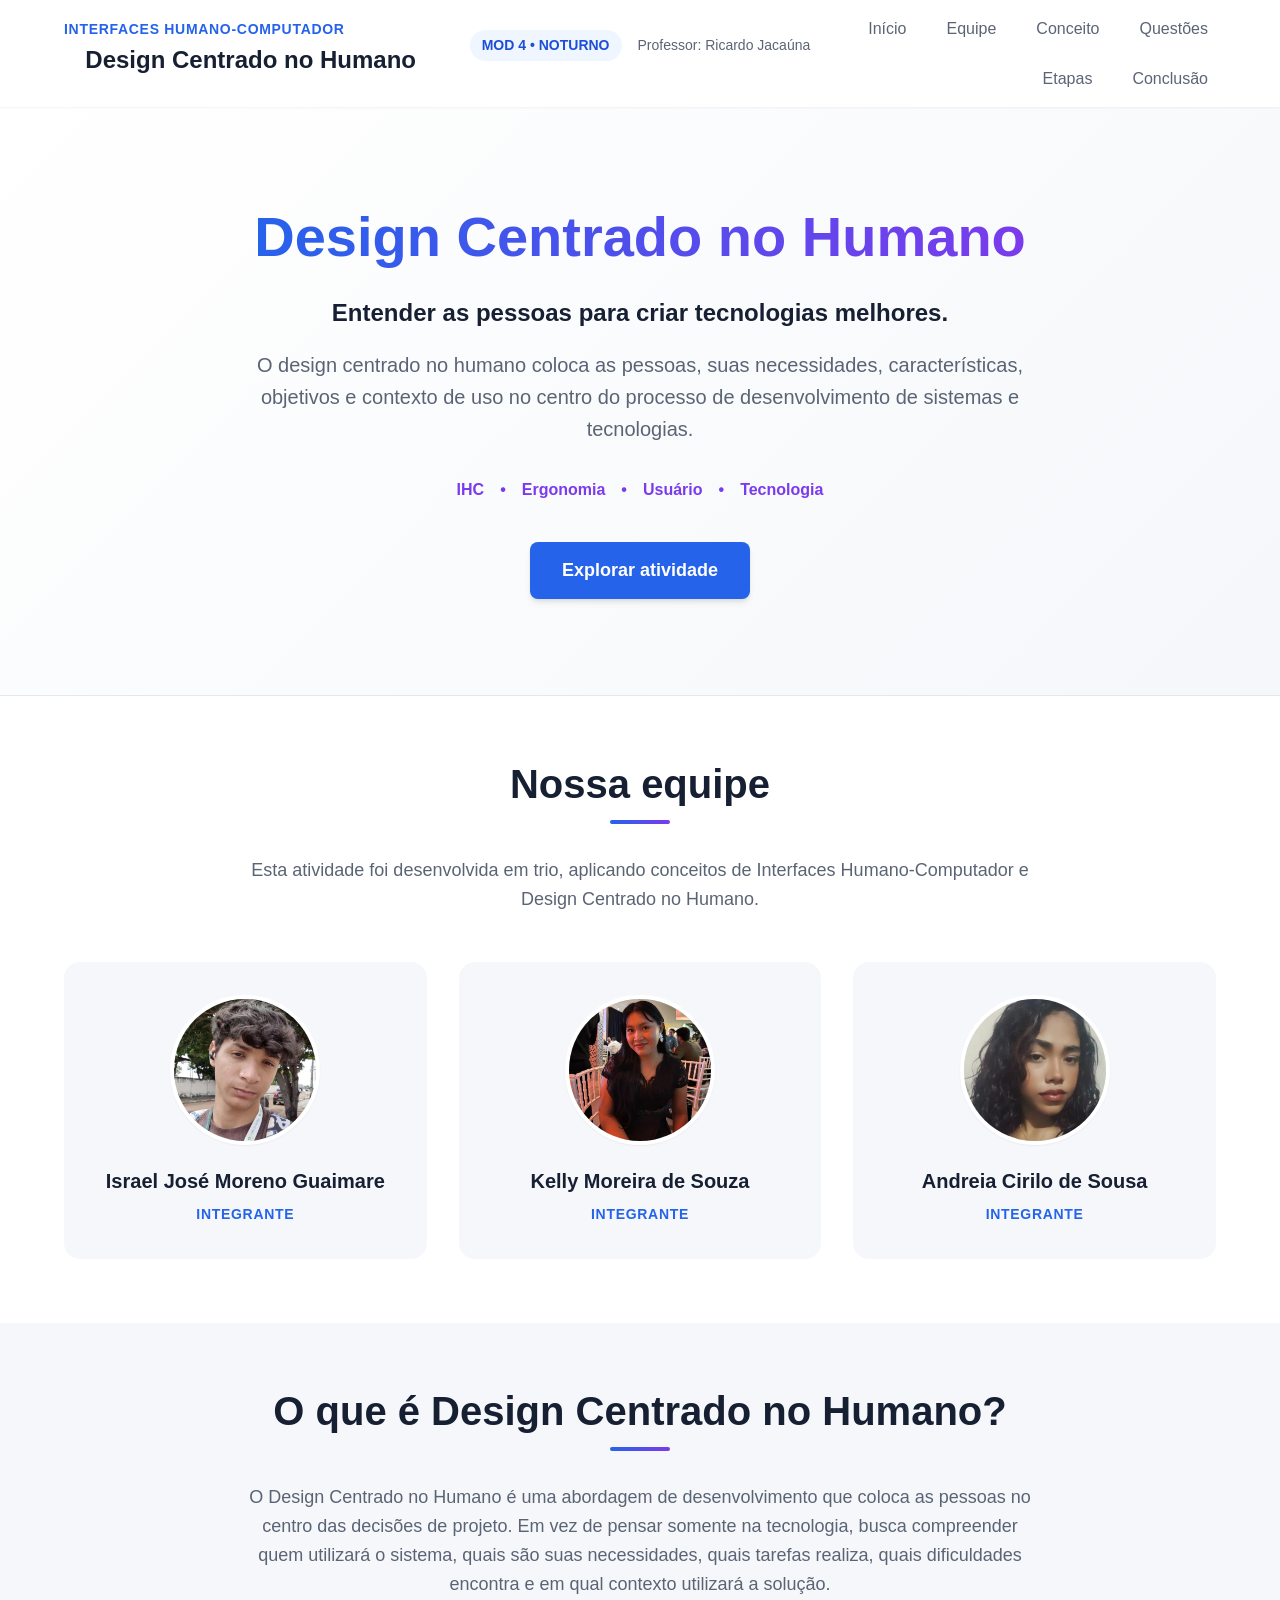
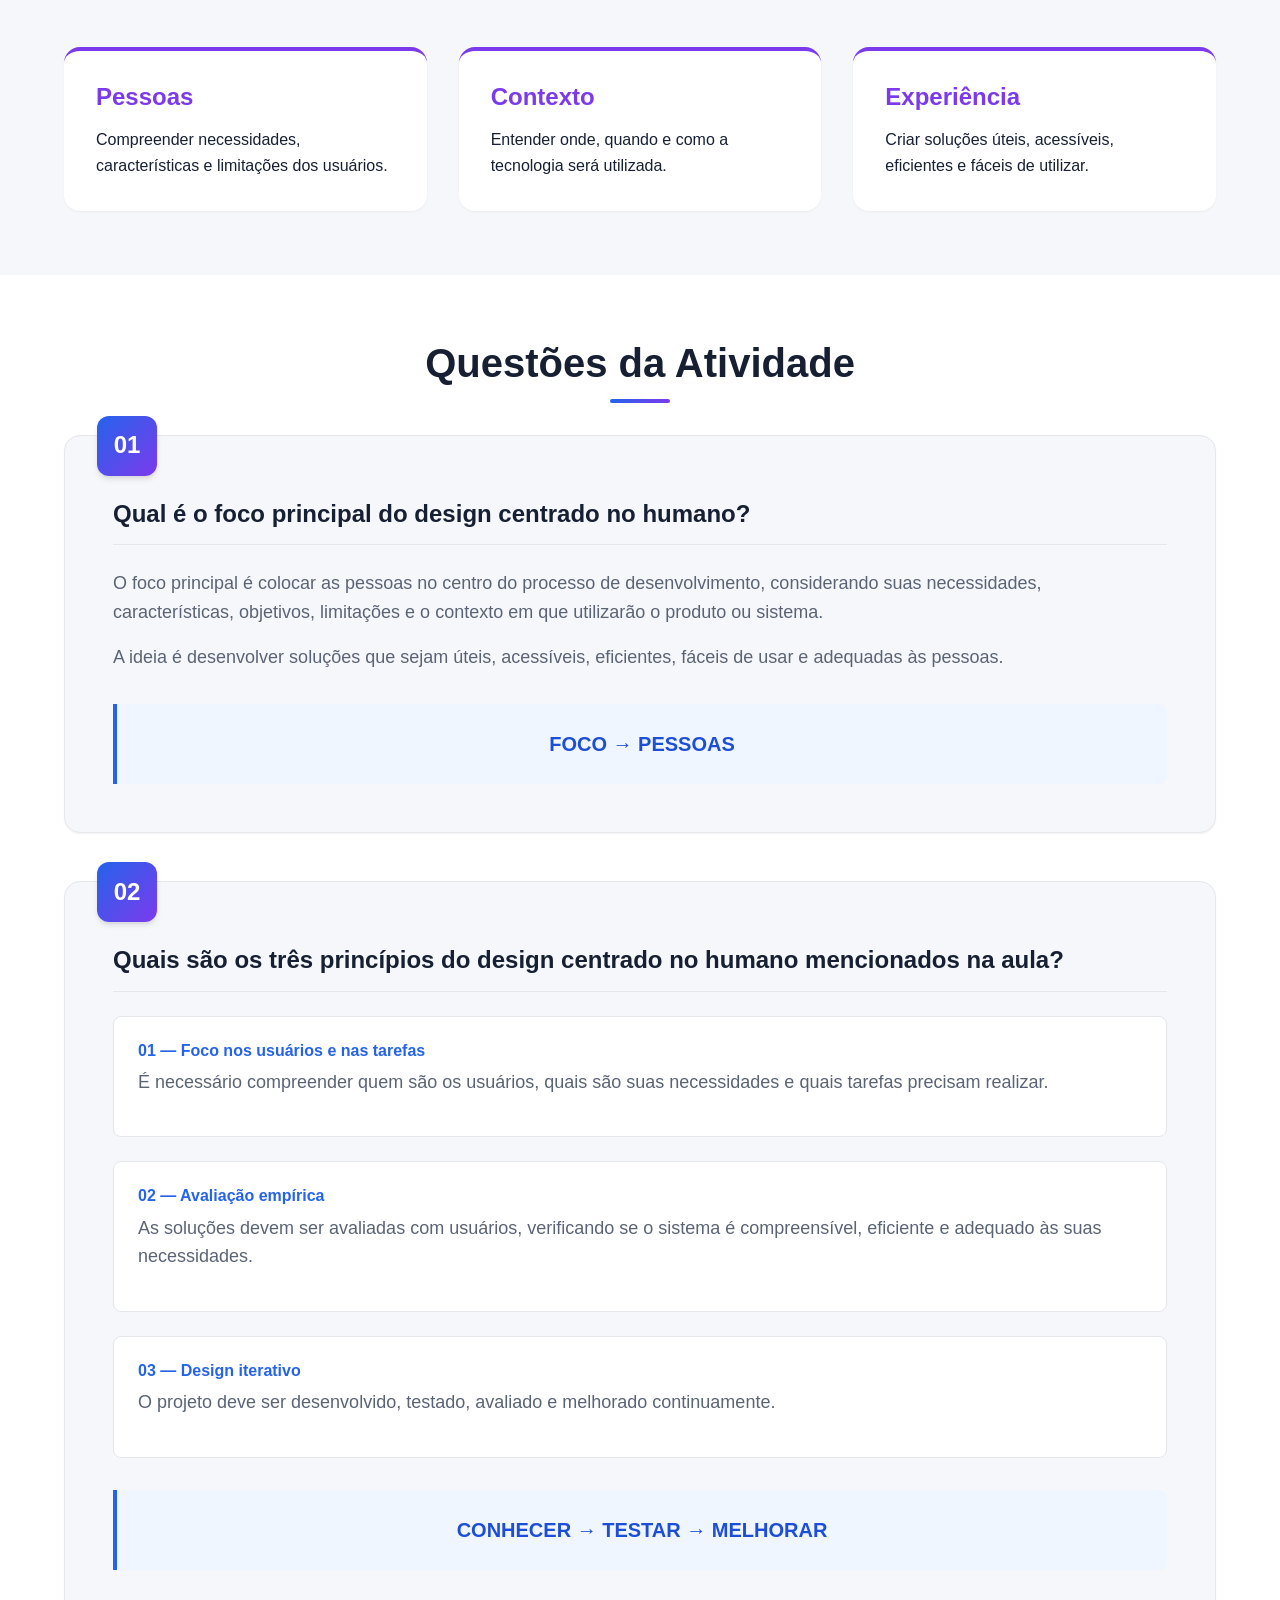
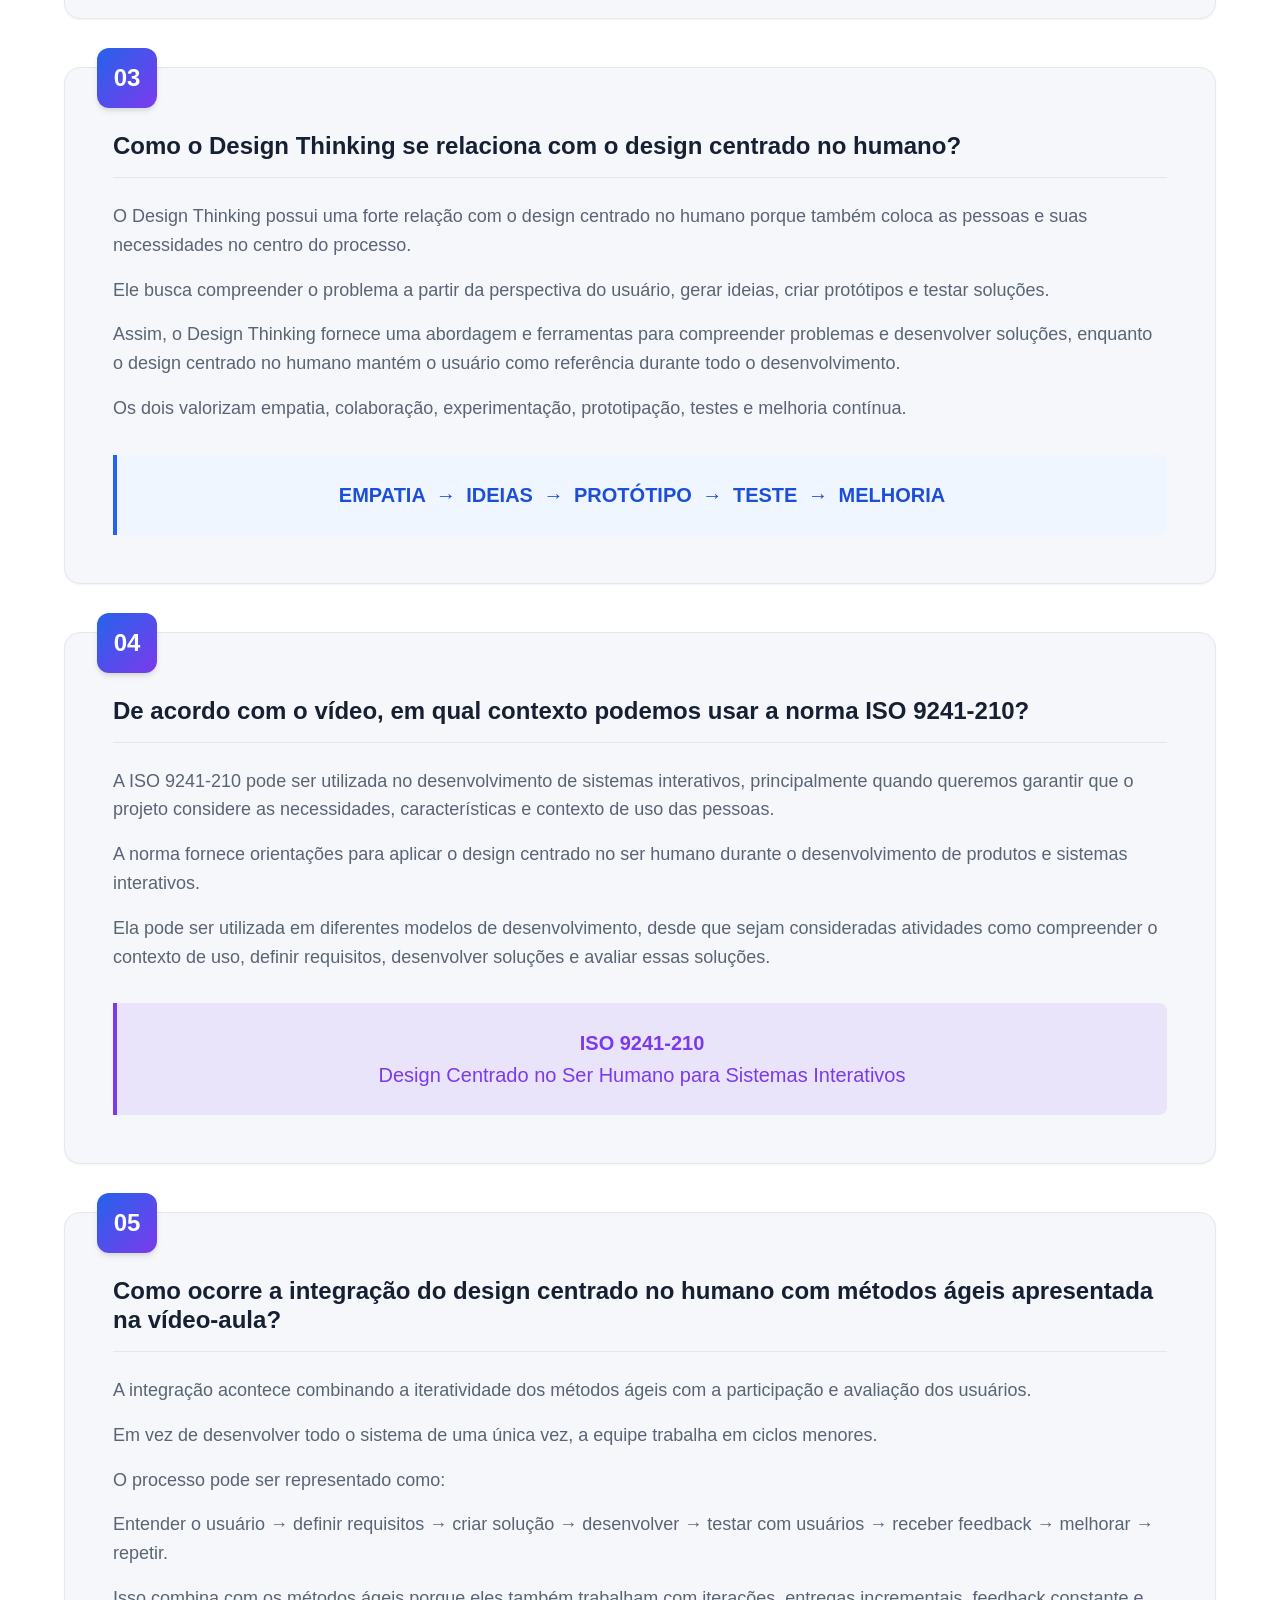
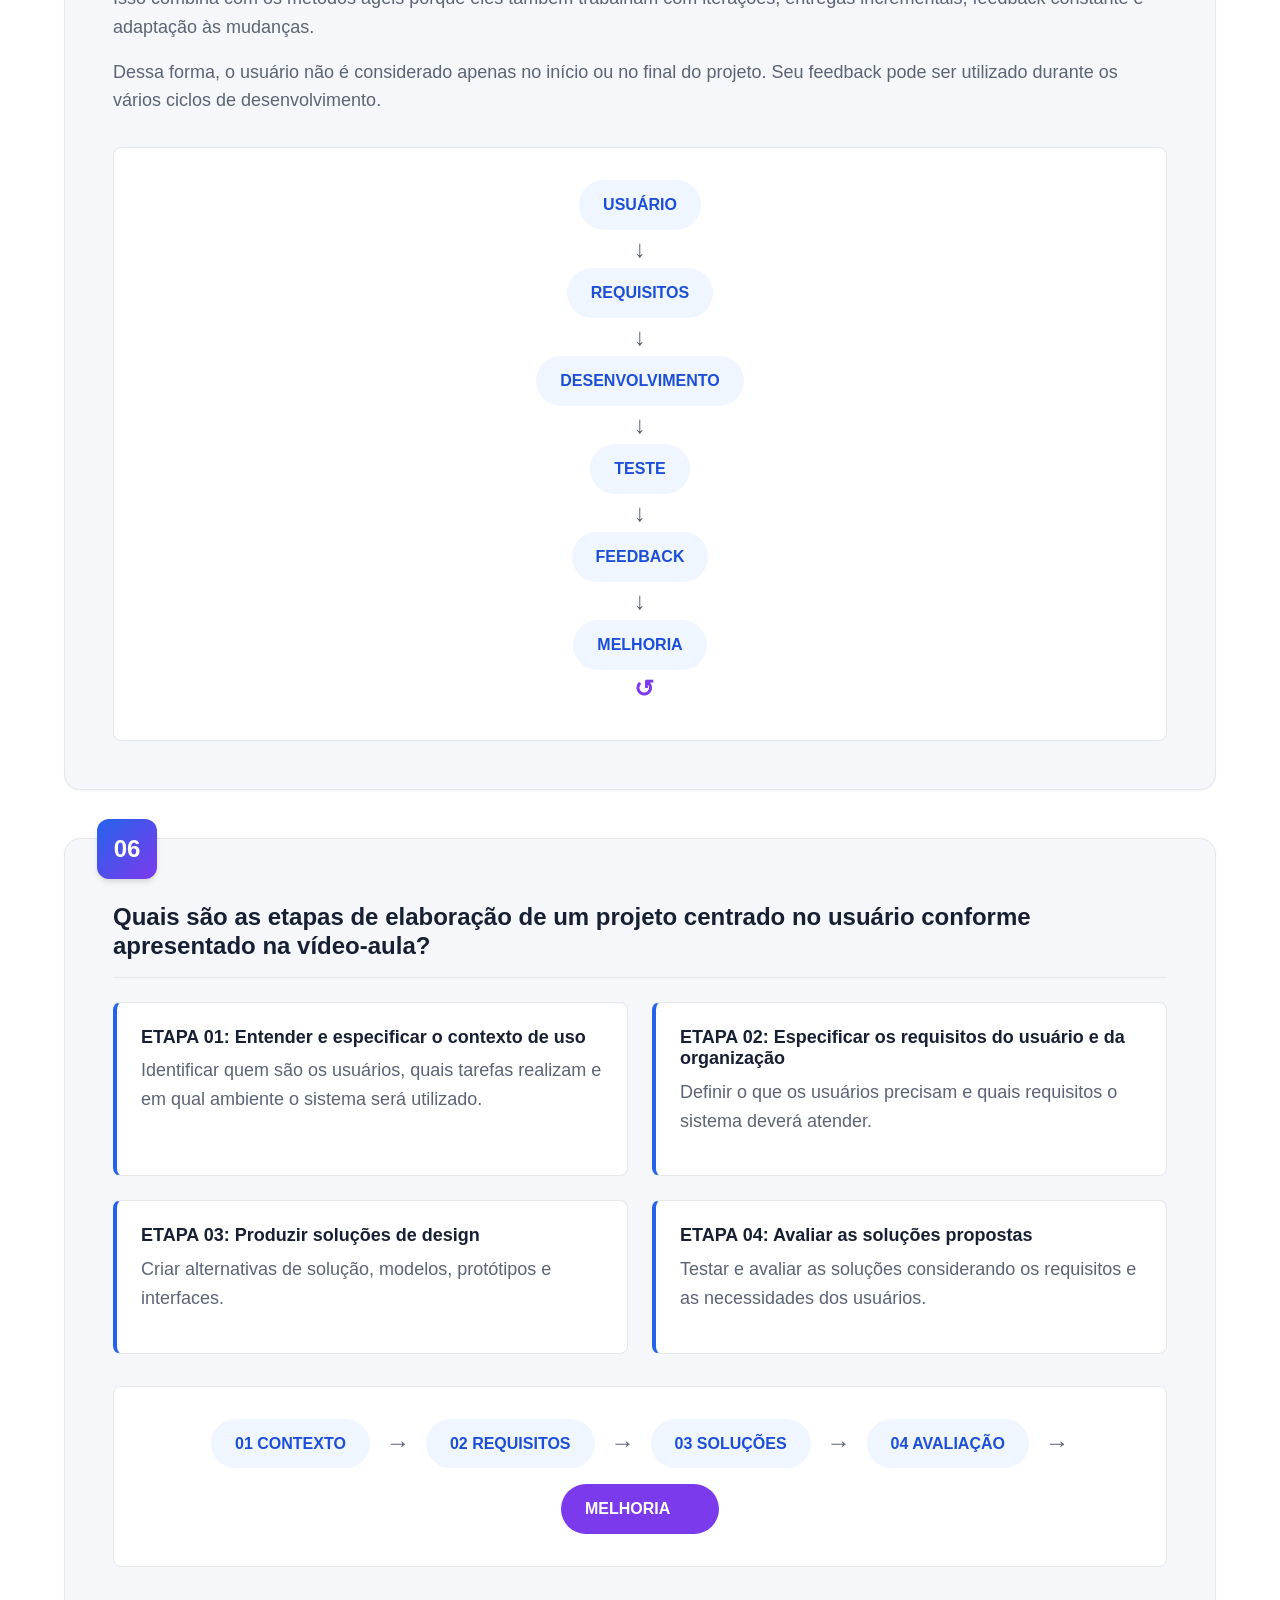
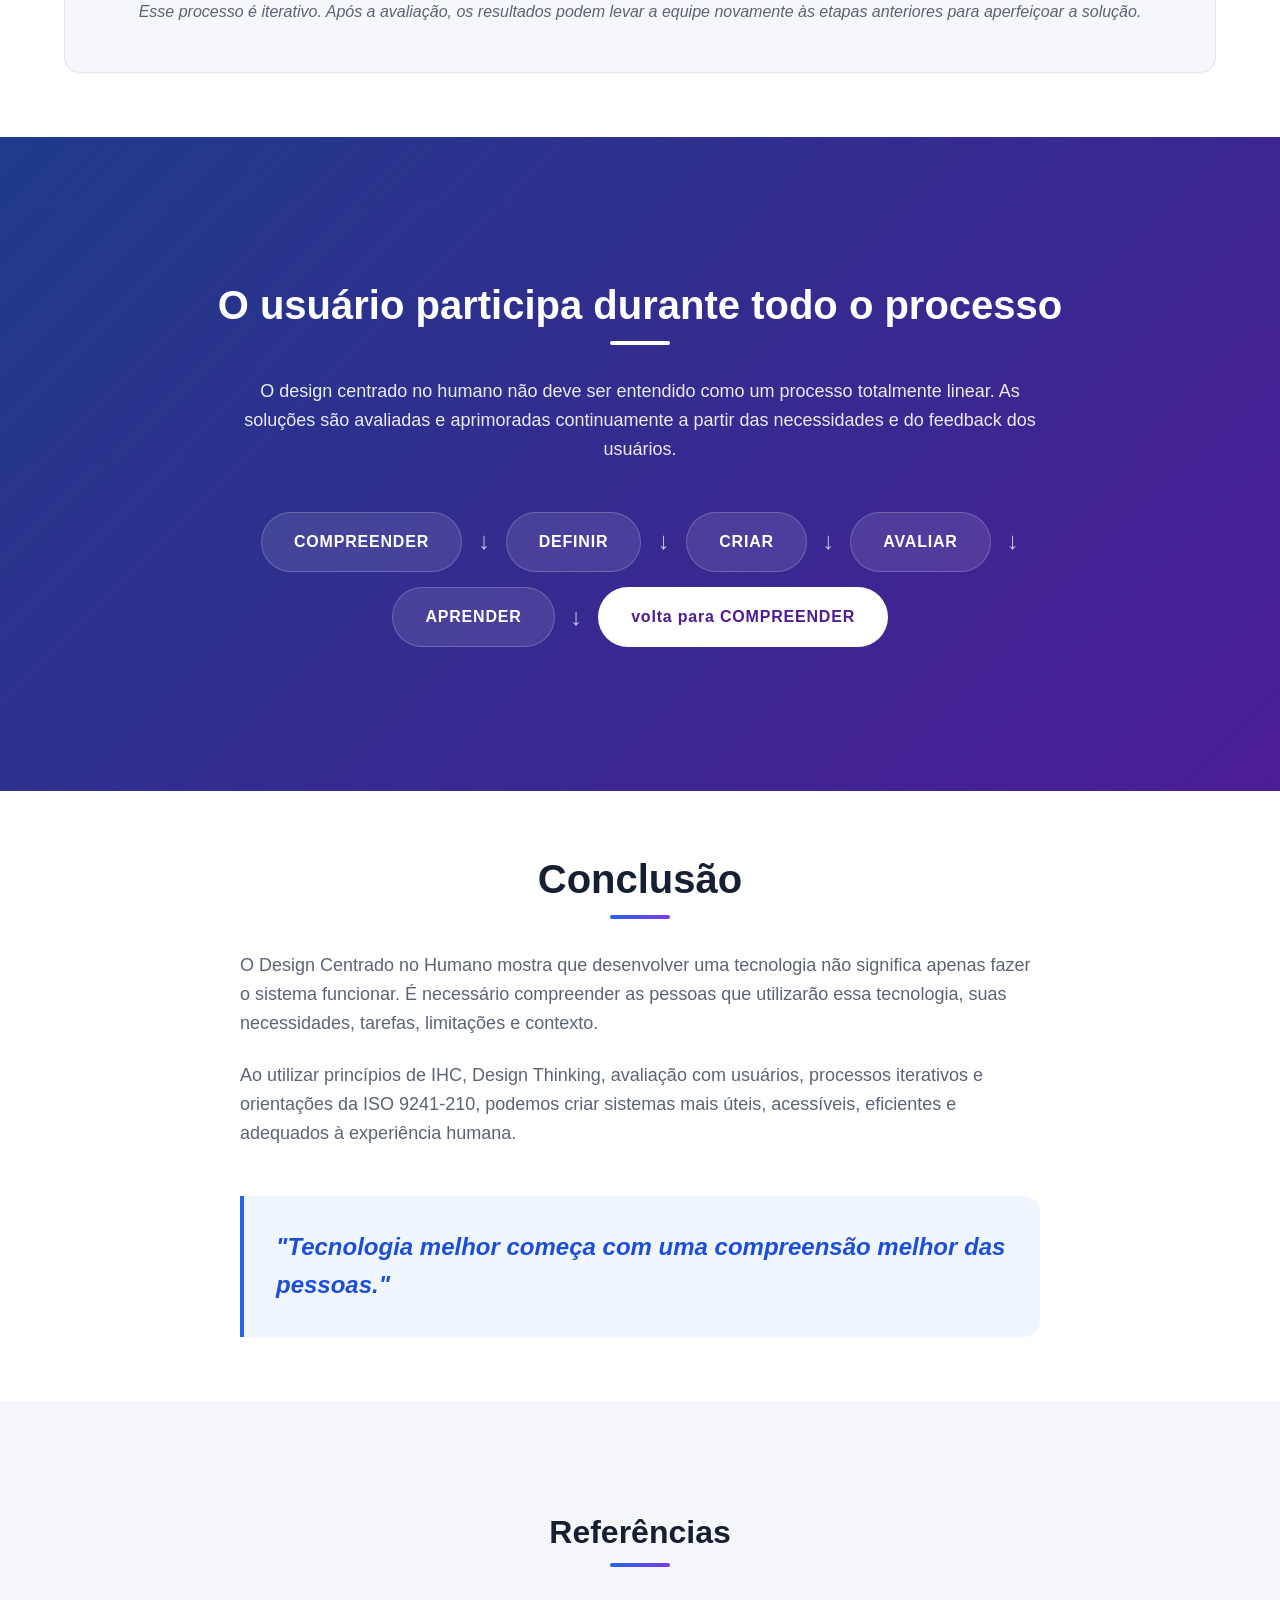
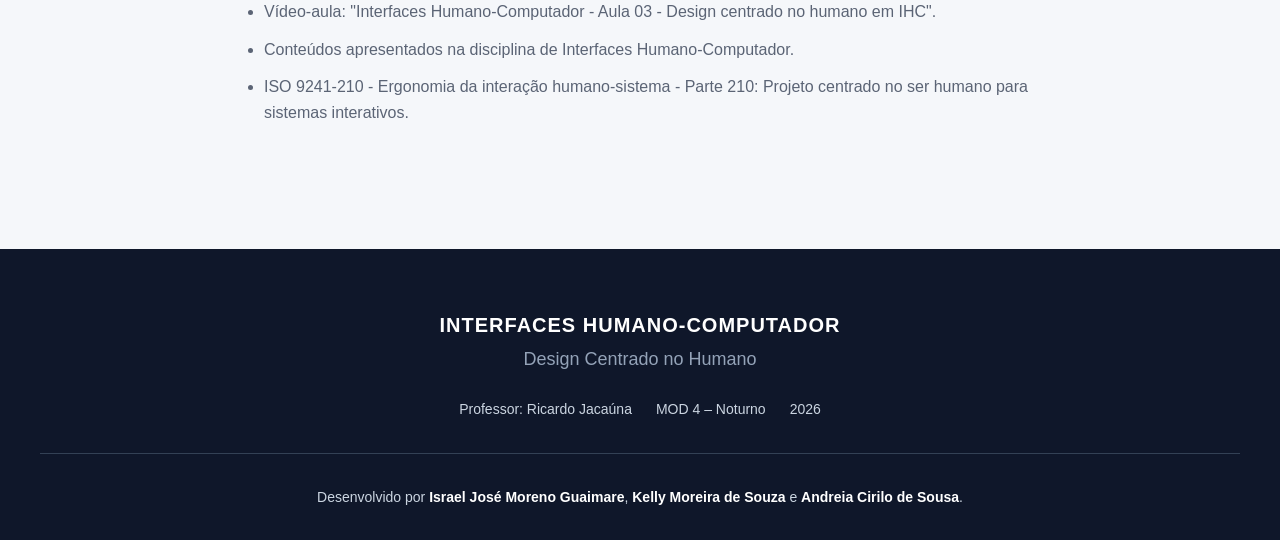
<file: atividade-ihc/index.html>
<!DOCTYPE html>
<html lang="pt-BR">
<head>
    <meta charset="UTF-8">
    <meta name="viewport" content="width=device-width, initial-scale=1.0">
    <meta name="description" content="Atividade acadêmica sobre Design Centrado no Humano na disciplina de Interfaces Humano-Computador.">
    <title>Design Centrado no Humano | IHC</title>
    <link rel="stylesheet" href="style.css">
</head>
<body>
    <header class="main-header">
        <div class="header-container">
            <div class="header-titles">
                <span class="discipline">INTERFACES HUMANO-COMPUTADOR</span>
                <h2 class="main-topic">Design Centrado no Humano</h2>
            </div>
            <div class="header-info">
                <span class="badge">MOD 4 &bull; NOTURNO</span>
                <span class="professor">Professor: Ricardo Jacaúna</span>
            </div>
            <nav class="main-nav" aria-label="Navegação principal">
                <ul>
                    <li><a href="#inicio">Início</a></li>
                    <li><a href="#equipe">Equipe</a></li>
                    <li><a href="#conceito">Conceito</a></li>
                    <li><a href="#questoes">Questões</a></li>
                    <li><a href="#etapas">Etapas</a></li>
                    <li><a href="#conclusao">Conclusão</a></li>
                </ul>
            </nav>
        </div>
    </header>

    <main>
        <section id="inicio" class="hero-section">
            <div class="hero-content">
                <h1 class="hero-title">Design Centrado no Humano</h1>
                <p class="hero-subtitle"><strong>Entender as pessoas para criar tecnologias melhores.</strong></p>
                <p class="hero-text">O design centrado no humano coloca as pessoas, suas necessidades, características, objetivos e contexto de uso no centro do processo de desenvolvimento de sistemas e tecnologias.</p>
                <div class="hero-tags">
                    <span>IHC</span> &bull; <span>Ergonomia</span> &bull; <span>Usuário</span> &bull; <span>Tecnologia</span>
                </div>
                <a href="#questoes" class="btn-primary">Explorar atividade</a>
            </div>
        </section>

        <section id="equipe" class="team-section">
            <div class="section-container">
                <h2>Nossa equipe</h2>
                <p class="section-intro">Esta atividade foi desenvolvida em trio, aplicando conceitos de Interfaces Humano-Computador e Design Centrado no Humano.</p>
                <div class="team-grid">
                    <article class="team-card">
                        <div class="img-wrapper">
                            <img src="../img/Israel.jpeg" alt="Foto de Israel em ambiente externo, enquadrado dos ombros para cima e olhando diretamente para a câmera. Ele tem cabelos escuros, volumosos e ondulados, com mechas caindo sobre a testa, e usa um fone de ouvido. Veste uma camiseta marrom, mochila e um cordão de identificação verde e branco. Ao fundo aparecem árvores, calçada, muro, rua e veículos." class="team-img" loading="lazy">
                        </div>
                        <h3 class="team-name">Israel José Moreno Guaimare</h3>
                        <span class="team-role">Integrante</span>
                    </article>
                    <article class="team-card">
                        <div class="img-wrapper">
                            <img src="../img/Kelly.jpeg" alt="Foto de Kelly sentada em uma cadeira durante um evento, olhando para a câmera e sorrindo levemente. Ela tem cabelos longos, lisos e escuros, repartidos ao centro e posicionados sobre os ombros. Usa vestido preto com detalhes de renda, brincos prateados e um colar delicado. Ao fundo aparecem mesas, cadeiras brancas, outras pessoas e iluminação quente de ambiente interno." class="team-img" loading="lazy">
                        </div>
                        <h3 class="team-name">Kelly Moreira de Souza</h3>
                        <span class="team-role">Integrante</span>
                    </article>
                    <article class="team-card">
                        <div class="img-wrapper">
                            <img src="../img/Andreia.jpeg" alt="Retrato de Andreia em enquadramento próximo. Ela aparece de frente para a câmera, com cabelos longos, escuros e cacheados, distribuídos ao redor do rosto e sobre os ombros. Usa uma blusa preta de decote em V e um colar com pequeno pingente. A expressão é neutra, com os olhos direcionados para a câmera, diante de um fundo claro e discreto." class="team-img" loading="lazy">
                        </div>
                        <h3 class="team-name">Andreia Cirilo de Sousa</h3>
                        <span class="team-role">Integrante</span>
                    </article>
                </div>
            </div>
        </section>

        <section id="conceito" class="concept-section">
            <div class="section-container">
                <h2>O que é Design Centrado no Humano?</h2>
                <p class="section-intro">O Design Centrado no Humano é uma abordagem de desenvolvimento que coloca as pessoas no centro das decisões de projeto. Em vez de pensar somente na tecnologia, busca compreender quem utilizará o sistema, quais são suas necessidades, quais tarefas realiza, quais dificuldades encontra e em qual contexto utilizará a solução.</p>
                <div class="concept-grid">
                    <article class="concept-card">
                        <h3>Pessoas</h3>
                        <p>Compreender necessidades, características e limitações dos usuários.</p>
                    </article>
                    <article class="concept-card">
                        <h3>Contexto</h3>
                        <p>Entender onde, quando e como a tecnologia será utilizada.</p>
                    </article>
                    <article class="concept-card">
                        <h3>Experiência</h3>
                        <p>Criar soluções úteis, acessíveis, eficientes e fáceis de utilizar.</p>
                    </article>
                </div>
            </div>
        </section>

        <section id="questoes" class="questions-section">
            <div class="section-container">
                <h2>Questões da Atividade</h2>
                <div class="questions-grid">
                    <article class="question-card">
                        <div class="question-number">01</div>
                        <h3>Qual é o foco principal do design centrado no humano?</h3>
                        <div class="question-answer">
                            <p>O foco principal é colocar as pessoas no centro do processo de desenvolvimento, considerando suas necessidades, características, objetivos, limitações e o contexto em que utilizarão o produto ou sistema.</p>
                            <p>A ideia é desenvolver soluções que sejam úteis, acessíveis, eficientes, fáceis de usar e adequadas às pessoas.</p>
                        </div>
                        <div class="highlight-box">
                            <strong>FOCO &rarr; PESSOAS</strong>
                        </div>
                    </article>

                    <article class="question-card">
                        <div class="question-number">02</div>
                        <h3>Quais são os três princípios do design centrado no humano mencionados na aula?</h3>
                        <div class="question-answer principles-blocks">
                            <div class="principle-block">
                                <h4>01 &mdash; Foco nos usuários e nas tarefas</h4>
                                <p>É necessário compreender quem são os usuários, quais são suas necessidades e quais tarefas precisam realizar.</p>
                            </div>
                            <div class="principle-block">
                                <h4>02 &mdash; Avaliação empírica</h4>
                                <p>As soluções devem ser avaliadas com usuários, verificando se o sistema é compreensível, eficiente e adequado às suas necessidades.</p>
                            </div>
                            <div class="principle-block">
                                <h4>03 &mdash; Design iterativo</h4>
                                <p>O projeto deve ser desenvolvido, testado, avaliado e melhorado continuamente.</p>
                            </div>
                        </div>
                        <div class="highlight-box">
                            <strong>CONHECER &rarr; TESTAR &rarr; MELHORAR</strong>
                        </div>
                    </article>

                    <article class="question-card">
                        <div class="question-number">03</div>
                        <h3>Como o Design Thinking se relaciona com o design centrado no humano?</h3>
                        <div class="question-answer">
                            <p>O Design Thinking possui uma forte relação com o design centrado no humano porque também coloca as pessoas e suas necessidades no centro do processo.</p>
                            <p>Ele busca compreender o problema a partir da perspectiva do usuário, gerar ideias, criar protótipos e testar soluções.</p>
                            <p>Assim, o Design Thinking fornece uma abordagem e ferramentas para compreender problemas e desenvolver soluções, enquanto o design centrado no humano mantém o usuário como referência durante todo o desenvolvimento.</p>
                            <p>Os dois valorizam empatia, colaboração, experimentação, prototipação, testes e melhoria contínua.</p>
                        </div>
                        <div class="highlight-box flowchart-inline">
                            <strong>EMPATIA &rarr; IDEIAS &rarr; PROTÓTIPO &rarr; TESTE &rarr; MELHORIA</strong>
                        </div>
                    </article>

                    <article class="question-card">
                        <div class="question-number">04</div>
                        <h3>De acordo com o vídeo, em qual contexto podemos usar a norma ISO 9241-210?</h3>
                        <div class="question-answer">
                            <p>A ISO 9241-210 pode ser utilizada no desenvolvimento de sistemas interativos, principalmente quando queremos garantir que o projeto considere as necessidades, características e contexto de uso das pessoas.</p>
                            <p>A norma fornece orientações para aplicar o design centrado no ser humano durante o desenvolvimento de produtos e sistemas interativos.</p>
                            <p>Ela pode ser utilizada em diferentes modelos de desenvolvimento, desde que sejam consideradas atividades como compreender o contexto de uso, definir requisitos, desenvolver soluções e avaliar essas soluções.</p>
                        </div>
                        <div class="highlight-box highlight-iso">
                            <strong>ISO 9241-210</strong><br>
                            <span>Design Centrado no Ser Humano para Sistemas Interativos</span>
                        </div>
                    </article>

                    <article class="question-card">
                        <div class="question-number">05</div>
                        <h3>Como ocorre a integração do design centrado no humano com métodos ágeis apresentada na vídeo-aula?</h3>
                        <div class="question-answer">
                            <p>A integração acontece combinando a iteratividade dos métodos ágeis com a participação e avaliação dos usuários.</p>
                            <p>Em vez de desenvolver todo o sistema de uma única vez, a equipe trabalha em ciclos menores.</p>
                            <p>O processo pode ser representado como:</p>
                            <p>Entender o usuário &rarr; definir requisitos &rarr; criar solução &rarr; desenvolver &rarr; testar com usuários &rarr; receber feedback &rarr; melhorar &rarr; repetir.</p>
                            <p>Isso combina com os métodos ágeis porque eles também trabalham com iterações, entregas incrementais, feedback constante e adaptação às mudanças.</p>
                            <p>Dessa forma, o usuário não é considerado apenas no início ou no final do projeto. Seu feedback pode ser utilizado durante os vários ciclos de desenvolvimento.</p>
                        </div>
                        <div class="flowchart-vertical">
                            <div class="flow-item">USUÁRIO</div>
                            <div class="flow-arrow">&darr;</div>
                            <div class="flow-item">REQUISITOS</div>
                            <div class="flow-arrow">&darr;</div>
                            <div class="flow-item">DESENVOLVIMENTO</div>
                            <div class="flow-arrow">&darr;</div>
                            <div class="flow-item">TESTE</div>
                            <div class="flow-arrow">&darr;</div>
                            <div class="flow-item">FEEDBACK</div>
                            <div class="flow-arrow">&darr;</div>
                            <div class="flow-item">MELHORIA</div>
                            <div class="flow-arrow return-arrow">&circlearrowleft;</div>
                        </div>
                    </article>

                    <article class="question-card" id="etapas">
                        <div class="question-number">06</div>
                        <h3>Quais são as etapas de elaboração de um projeto centrado no usuário conforme apresentado na vídeo-aula?</h3>
                        <div class="question-answer stages-list">
                            <div class="stage-block">
                                <h4>ETAPA 01: Entender e especificar o contexto de uso</h4>
                                <p>Identificar quem são os usuários, quais tarefas realizam e em qual ambiente o sistema será utilizado.</p>
                            </div>
                            <div class="stage-block">
                                <h4>ETAPA 02: Especificar os requisitos do usuário e da organização</h4>
                                <p>Definir o que os usuários precisam e quais requisitos o sistema deverá atender.</p>
                            </div>
                            <div class="stage-block">
                                <h4>ETAPA 03: Produzir soluções de design</h4>
                                <p>Criar alternativas de solução, modelos, protótipos e interfaces.</p>
                            </div>
                            <div class="stage-block">
                                <h4>ETAPA 04: Avaliar as soluções propostas</h4>
                                <p>Testar e avaliar as soluções considerando os requisitos e as necessidades dos usuários.</p>
                            </div>
                        </div>
                        <div class="flowchart-horizontal">
                            <div class="flow-item">01 CONTEXTO</div>
                            <div class="flow-arrow">&rarr;</div>
                            <div class="flow-item">02 REQUISITOS</div>
                            <div class="flow-arrow">&rarr;</div>
                            <div class="flow-item">03 SOLUÇÕES</div>
                            <div class="flow-arrow">&rarr;</div>
                            <div class="flow-item">04 AVALIAÇÃO</div>
                            <div class="flow-arrow">&rarr;</div>
                            <div class="flow-item highlight">MELHORIA <span class="return-arrow">&circlearrowleft;</span></div>
                        </div>
                        <p class="stage-note">Esse processo é iterativo. Após a avaliação, os resultados podem levar a equipe novamente às etapas anteriores para aperfeiçoar a solução.</p>
                    </article>
                </div>
            </div>
        </section>

        <section class="special-process-section">
            <div class="section-container">
                <h2>O usuário participa durante todo o processo</h2>
                <p class="section-intro">O design centrado no humano não deve ser entendido como um processo totalmente linear. As soluções são avaliadas e aprimoradas continuamente a partir das necessidades e do feedback dos usuários.</p>
                
                <div class="process-circle">
                    <div class="process-step">COMPREENDER</div>
                    <div class="process-arrow">&darr;</div>
                    <div class="process-step">DEFINIR</div>
                    <div class="process-arrow">&darr;</div>
                    <div class="process-step">CRIAR</div>
                    <div class="process-arrow">&darr;</div>
                    <div class="process-step">AVALIAR</div>
                    <div class="process-arrow">&darr;</div>
                    <div class="process-step">APRENDER</div>
                    <div class="process-arrow">&darr;</div>
                    <div class="process-step return">volta para COMPREENDER</div>
                </div>
            </div>
        </section>

        <section id="conclusao" class="conclusion-section">
            <div class="section-container">
                <h2>Conclusão</h2>
                <div class="conclusion-content">
                    <p>O Design Centrado no Humano mostra que desenvolver uma tecnologia não significa apenas fazer o sistema funcionar. É necessário compreender as pessoas que utilizarão essa tecnologia, suas necessidades, tarefas, limitações e contexto.</p>
                    <p>Ao utilizar princípios de IHC, Design Thinking, avaliação com usuários, processos iterativos e orientações da ISO 9241-210, podemos criar sistemas mais úteis, acessíveis, eficientes e adequados à experiência humana.</p>
                    <blockquote class="conclusion-highlight">
                        "Tecnologia melhor começa com uma compreensão melhor das pessoas."
                    </blockquote>
                </div>
            </div>
        </section>

        <section id="referencias" class="references-section">
            <div class="section-container">
                <h2>Referências</h2>
                <ul class="references-list">
                    <li>Vídeo-aula: "Interfaces Humano-Computador - Aula 03 - Design centrado no humano em IHC".</li>
                    <li>Conteúdos apresentados na disciplina de Interfaces Humano-Computador.</li>
                    <li>ISO 9241-210 - Ergonomia da interação humano-sistema - Parte 210: Projeto centrado no ser humano para sistemas interativos.</li>
                </ul>
            </div>
        </section>
    </main>

    <footer class="main-footer">
        <div class="footer-container">
            <div class="footer-info">
                <h3>Interfaces Humano-Computador</h3>
                <p>Design Centrado no Humano</p>
                <div class="footer-details">
                    <span>Professor: Ricardo Jacaúna</span>
                    <span>MOD 4 &ndash; Noturno</span>
                    <span>2026</span>
                </div>
            </div>
            <div class="footer-credits">
                <p>Desenvolvido por <strong>Israel José Moreno Guaimare</strong>, <strong>Kelly Moreira de Souza</strong> e <strong>Andreia Cirilo de Sousa</strong>.</p>
            </div>
        </div>
    </footer>
</body>
</html>
</file>
<file: libs/lenis/lenis.css>
html.lenis,
html.lenis body {
  height: auto;
}

.lenis:not(.lenis-autoToggle).lenis-stopped {
  overflow: clip;
}

.lenis [data-lenis-prevent],
.lenis [data-lenis-prevent-wheel],
.lenis [data-lenis-prevent-touch],
.lenis [data-lenis-prevent-vertical],
.lenis [data-lenis-prevent-horizontal] {
  overscroll-behavior: contain;
}

.lenis.lenis-smooth iframe {
  pointer-events: none;
}

.lenis.lenis-autoToggle {
  transition-property: overflow;
  transition-duration: 1ms;
  transition-behavior: allow-discrete;
}
</file>
<file: css/style.css>
:root {
  --background: #f7f8f6;
  --surface: #ffffff;
  --surface-soft: #edf4ef;
  --text: #17231c;
  --muted: #536159;
  --green: #176b3a;
  --green-dark: #0f4f2a;
  --green-light: #dff1e5;
  --lime: #d8ef54;
  --border: #d8dfda;
  --focus: #9a6100;
  --warning: #81510b;
  --danger: #9b2c2c;
  --danger-surface: #fff0f0;
  --danger-text: #7e2424;
  --example-surface: #ffffff;
  --warning-surface: #fff8e8;
  --warning-text: #5d4722;
  --on-accent: #ffffff;
  --on-lime: #0f4f2a;
  --header-height: 72px;
  --content: 1180px;
  --reading: 70ch;
  --radius: 12px;
  --radius-large: 20px;
  --shadow: 0 18px 50px rgb(23 35 28 / 9%);
}

*, *::before, *::after { box-sizing: border-box; }
html { color-scheme: light; scroll-behavior: smooth; scroll-padding-top: calc(var(--header-height) + 1rem); }
html[data-text-size="small"] { font-size: 90%; }
html[data-text-size="large"] { font-size: 112.5%; }
html[data-text-size="larger"] { font-size: 125%; }
html[data-smooth-scroll="false"] { scroll-behavior: auto; }
html[data-theme="dark"] {
  color-scheme: dark;
  --background: #0f1612;
  --surface: #18211b;
  --surface-soft: #202d24;
  --text: #f0f6f2;
  --muted: #bdcbc1;
  --green: #65d18d;
  --green-dark: #a5e8bb;
  --green-light: #244530;
  --lime: #e1f46b;
  --border: #46554b;
  --focus: #ffd166;
  --warning: #f4c164;
  --danger: #ff9c9c;
  --danger-surface: #351d20;
  --danger-text: #ffd5d5;
  --example-surface: #202a23;
  --warning-surface: #332812;
  --warning-text: #f7dfad;
  --on-accent: #07160c;
  --on-lime: #07160c;
  --shadow: 0 18px 50px rgb(0 0 0 / 28%);
}
html[data-contrast="enhanced"] { --text: #0b160f; --muted: #37453c; --green: #075e2d; --green-dark: #064923; --border: #9eaaa2; }
html[data-theme="dark"][data-contrast="enhanced"] { --text: #ffffff; --muted: #d5e0d8; --green: #7ee7a5; --green-dark: #c4f4d3; --border: #76847a; }
html[data-high-contrast="true"] { color-scheme: dark; --background: #000; --surface: #000; --surface-soft: #0d0d0d; --text: #fff; --muted: #fff; --green: #ffea00; --green-dark: #ffea00; --green-light: #171700; --lime: #ffea00; --border: #fff; --focus: #00e5ff; --warning: #ffea00; --danger: #ff6969; --on-accent: #000; --on-lime: #000; --shadow: none; }
.i18n-pending body > :not(.splash-screen) { visibility: hidden; }
body { margin: 0; padding-top: var(--header-height); overflow-x: hidden; background: var(--background); color: var(--text); font-family: system-ui, -apple-system, BlinkMacSystemFont, "Segoe UI", sans-serif; font-size: 1rem; line-height: 1.58; }
body.menu-open { overflow: hidden; }
html[data-text-spacing="true"] body { line-height: 1.8; letter-spacing: .035em; word-spacing: .08em; }
html[data-text-spacing="true"] h1, html[data-text-spacing="true"] h2, html[data-text-spacing="true"] h3, html[data-text-spacing="true"] h4 { letter-spacing: 0; }
html[data-highlight-links="true"] a:not(.button):not(.brand):not(.site-visit-button) { text-decoration: underline; text-decoration-thickness: .16em; text-underline-offset: .25em; }
img { display: block; max-width: 100%; height: auto; }
a { color: var(--green-dark); text-underline-offset: .2em; text-decoration-thickness: .08em; }
button, input { font: inherit; }
button, a { -webkit-tap-highlight-color: transparent; }
:focus-visible { outline: 3px solid var(--focus); outline-offset: 3px; }
[hidden] { display: none !important; }
.container { width: min(calc(100% - 2rem), var(--content)); margin-inline: auto; }
.narrow { max-width: 920px; }
.sr-only { position: absolute; width: 1px; height: 1px; padding: 0; margin: -1px; overflow: hidden; clip: rect(0, 0, 0, 0); white-space: nowrap; border: 0; }
.pular-conteudo { position: fixed; z-index: 2000; top: .5rem; left: .75rem; padding: .7rem 1rem; border-radius: 8px; background: var(--green); color: var(--on-accent); font-weight: 800; transform: translateY(-160%); }
.pular-conteudo:focus { transform: translateY(0); }

.site-header { position: fixed; z-index: 1000; inset: 0 0 auto; width: 100%; min-height: var(--header-height); margin: 0; border: 0; border-bottom: 1px solid color-mix(in srgb, var(--border) 76%, transparent); border-radius: 0; background: color-mix(in srgb, var(--surface) 70%, transparent); box-shadow: 0 5px 18px rgb(10 25 16 / 8%), inset 0 1px rgb(255 255 255 / 24%); -webkit-backdrop-filter: saturate(165%) blur(20px); backdrop-filter: saturate(165%) blur(20px); transition: border-radius .34s cubic-bezier(.22, 1, .36, 1), background .2s ease; }
.site-header.settings-expanded { border-radius: 0 0 18px 18px; }
.header-inner { position: relative; z-index: 1; display: flex; width: min(calc(100% - 2rem), var(--content)); min-height: var(--header-height); align-items: center; gap: .65rem; padding-inline: 0; }
.brand { display: flex; min-width: 0; align-items: center; gap: .8rem; color: var(--text); text-decoration: none; }
.brand img { width: auto; height: 52px; flex: 0 0 auto; object-fit: contain; }
.brand-text { display: grid; line-height: 1.2; }
.brand-text strong { font-size: .95rem; }
.brand-text span { margin-top: .2rem; color: var(--muted); font-size: .76rem; }
.site-nav { margin-left: auto; }
.site-nav ul { display: flex; align-items: center; gap: .2rem; margin: 0; padding: 0; list-style: none; }
.site-nav a, .settings-trigger { display: grid; min-height: 44px; place-items: center; padding: .5rem .72rem; border: 0; border-radius: 8px; background: transparent; color: var(--text); font-size: .86rem; font-weight: 700; text-decoration: none; cursor: pointer; }
.settings-trigger { grid-auto-flow: column; gap: .4rem; }
.settings-trigger svg { width: 17px; height: 17px; fill: none; stroke: currentColor; stroke-width: 1.8; stroke-linecap: round; stroke-linejoin: round; }
.settings-tab-trigger { display: none; }
.site-nav a:hover, .settings-trigger:hover { background: var(--green-light); color: var(--green-dark); }
.header-tools { display: flex; flex: 0 0 auto; align-items: center; gap: .4rem; }
.language-picker { position: relative; }
.language-toggle { display: grid; min-width: 76px; min-height: 44px; grid-template-columns: 18px 1fr 14px; place-items: center; gap: .35rem; padding: .45rem .65rem; border: 1px solid var(--border); border-radius: 999px; background: color-mix(in srgb, var(--surface) 84%, transparent); color: var(--text); font: inherit; font-size: .78rem; font-weight: 900; cursor: pointer; }
.language-toggle > svg:first-child { color: var(--green); }
.language-toggle[aria-expanded="true"] .language-chevron { transform: rotate(180deg); }
.language-menu { position: absolute; z-index: 20; top: calc(100% + .55rem); right: 0; display: grid; width: 184px; gap: .25rem; padding: .4rem; border: 1px solid var(--border); border-radius: 13px; background: color-mix(in srgb, var(--surface) 94%, transparent); box-shadow: 0 18px 42px rgb(10 25 16 / 20%); -webkit-backdrop-filter: blur(18px); backdrop-filter: blur(18px); }
.language-menu button { display: grid; min-height: 44px; grid-template-columns: 30px 1fr 18px; align-items: center; gap: .45rem; padding: .45rem .55rem; border: 0; border-radius: 9px; background: transparent; color: var(--text); font: inherit; text-align: left; cursor: pointer; }
.language-menu button:hover, .language-menu button:focus-visible { background: var(--green-light); color: var(--green-dark); }
.language-menu button[aria-checked="true"] { background: color-mix(in srgb, var(--green-light) 78%, var(--surface)); color: var(--green-dark); font-weight: 850; }
.language-menu button small { color: var(--muted); font-size: .75rem; }
.language-menu button[aria-checked="true"] small { color: currentColor; }
.language-menu button svg { justify-self: end; opacity: 0; }
.language-menu button[aria-checked="true"] svg { opacity: 1; }
.language-toggle svg, .language-menu svg, .theme-toggle svg { width: 18px; height: 18px; fill: none; stroke: currentColor; stroke-width: 1.8; stroke-linecap: round; stroke-linejoin: round; }
.language-chevron { width: 14px !important; height: 14px !important; transition: transform .16s ease; }
.theme-toggle { display: grid; width: 44px; height: 44px; flex: 0 0 44px; place-items: center; border: 1px solid var(--border); border-radius: 50%; background: color-mix(in srgb, var(--surface) 82%, transparent); color: var(--text); font-size: 1.15rem; cursor: pointer; }
.theme-icon-sun { display: none; }
.theme-toggle[data-next-theme="light"] .theme-icon-sun { display: block; }
.theme-toggle[data-next-theme="light"] .theme-icon-moon { display: none; }
.theme-toggle:hover, .language-toggle:hover { border-color: var(--green); background: var(--green-light); color: var(--green-dark); }
.botao-menu { display: none; min-width: 74px; min-height: 44px; align-items: center; justify-content: center; gap: .55rem; border: 1px solid var(--border); border-radius: 8px; background: var(--surface); color: var(--text); font-weight: 750; cursor: pointer; }
.icone-menu, .icone-menu::before, .icone-menu::after { display: block; width: 18px; height: 2px; border-radius: 2px; background: currentColor; content: ""; transition: transform .2s ease; }
.icone-menu { position: relative; }
.icone-menu::before { position: absolute; top: -6px; }
.icone-menu::after { position: absolute; top: 6px; }
.botao-menu[aria-expanded="true"] .icone-menu { background: transparent; }
.botao-menu[aria-expanded="true"] .icone-menu::before { top: 0; transform: rotate(45deg); }
.botao-menu[aria-expanded="true"] .icone-menu::after { top: 0; transform: rotate(-45deg); }

.section { padding-block: clamp(3.75rem, 7vw, 6.25rem); }
.section-soft { border-block: 1px solid var(--border); background: var(--surface-soft); }
.section-dark { background: #10281b; color: #fff; }
.section-heading { max-width: var(--reading); margin-bottom: clamp(1.7rem, 4vw, 2.8rem); }
.section-heading.center { margin-inline: auto; text-align: center; }
.section-heading h2 { max-width: 20ch; margin: .25rem 0 .7rem; font-size: clamp(1.85rem, 4vw, 3.1rem); line-height: 1.08; letter-spacing: -.035em; }
.section-heading.center h2 { margin-inline: auto; }
.section-heading p:last-child { max-width: 64ch; margin: 0; color: var(--muted); font-size: clamp(1rem, 1.4vw, 1.15rem); }
#objetivo .container.narrow { max-width: 1080px; }
#objetivo .section-heading { max-width: 1000px; }
#objetivo .section-heading p:last-child { max-width: 88ch; margin-inline: auto; }
#sites .section-heading, #comparacao .section-heading, #analise .section-heading, #problemas .section-heading { max-width: none; }
#sites .section-heading h2, #comparacao .section-heading h2, #problemas .section-heading h2 { max-width: none; white-space: nowrap; }
#sites .section-heading p:last-child { max-width: 64ch; margin-inline: auto; text-align: center; text-wrap: balance; }
#problemas .section-heading p:last-child { margin-inline: auto; }
#analise .section-heading p:last-child { max-width: none; white-space: nowrap; }
.section-dark .section-heading p:last-child { color: #c5d4ca; }
.eyebrow { margin: 0 0 .5rem; color: var(--green); font-size: .78rem; font-weight: 850; letter-spacing: .13em; text-transform: uppercase; }
.activity-label { display: flex; align-items: center; gap: .5rem; }
.activity-status { position: relative; width: 8px; height: 8px; flex: 0 0 8px; border-radius: 50%; background: var(--green); box-shadow: 0 0 0 0 color-mix(in srgb, var(--green) 48%, transparent); animation: activity-pulse 2.2s ease-out infinite; }
.activity-status::after { position: absolute; inset: -4px; border: 1px solid color-mix(in srgb, var(--green) 58%, transparent); border-radius: 50%; content: ""; animation: activity-ring 2.2s ease-out infinite; }
@keyframes activity-pulse { 0%, 100% { transform: scale(1); } 45% { transform: scale(1.14); } }
@keyframes activity-ring { 0% { opacity: .7; transform: scale(.55); } 65%, 100% { opacity: 0; transform: scale(1.45); } }
.section-dark .eyebrow, .conclusion .eyebrow { color: var(--lime); }

.hero { position: relative; display: grid; overflow: hidden; border-bottom: 1px solid var(--border); background: linear-gradient(135deg, var(--surface) 0 52%, var(--surface-soft) 52%); }
.hero::before { position: absolute; inset: auto 0 0; height: 1px; background: linear-gradient(90deg, transparent, var(--green), transparent); content: ""; }
.hero-grid { display: grid; grid-template-columns: minmax(0, 1.2fr) minmax(300px, .8fr); align-items: center; gap: clamp(2rem, 6vw, 6rem); padding-block: clamp(1.75rem, 3vw, 3rem); }
.institution-name { max-width: 60ch; margin: 0 0 1rem; color: var(--muted); font-size: .82rem; font-weight: 650; }
.hero h1 { max-width: 12ch; margin: .15rem 0 .75rem; font-size: calc(clamp(2.8rem, 6.5vw, 5.55rem) - 5px); line-height: .94; letter-spacing: -.06em; }
.hero .lead { max-width: 48ch; margin: 0 0 .85rem; color: var(--muted); font-size: clamp(1.02rem, 1.7vw, 1.28rem); }
.hero-names { margin: 0 0 1.1rem; font-weight: 750; }
.hero-names span { margin-inline: .4rem; color: var(--green); }
.academic-data { display: grid; grid-template-columns: 1fr 1fr; gap: .55rem; max-width: 580px; margin: 0 0 1.25rem; }
.academic-data div { min-width: 0; padding: .55rem .7rem; border-left: 3px solid var(--green); background: color-mix(in srgb, var(--surface) 72%, transparent); }
.academic-data .academic-discipline { grid-column: 1 / -1; }
.academic-data dt { color: var(--muted); font-size: .66rem; font-weight: 850; letter-spacing: .1em; text-transform: uppercase; }
.academic-data dd { margin: .1rem 0 0; font-size: .82rem; font-weight: 780; text-transform: uppercase; }
.button { display: inline-flex; min-height: 46px; align-items: center; justify-content: center; gap: .55rem; padding: .7rem 1.1rem; border: 2px solid transparent; border-radius: 9px; font-weight: 800; line-height: 1.2; text-align: center; text-decoration: none; cursor: pointer; transition: transform .18s ease, background .18s ease, box-shadow .18s ease; }
.button:hover { transform: translateY(-2px); }
.button-primary { background: var(--green); color: var(--on-accent); box-shadow: 0 10px 24px rgb(23 107 58 / 20%); }
.button-primary:hover { background: var(--green-dark); }
.button-secondary { border-color: var(--green); background: transparent; color: var(--green-dark); }
.button-secondary:hover { background: var(--green-light); }
.button:disabled, .button[aria-disabled="true"] { border-color: #cdd2ce; background: #e3e6e4; color: #626b65; box-shadow: none; cursor: not-allowed; transform: none; }
.button-wide { width: 100%; min-height: 52px; }

.admin-access { display: none; }
html.admin-route { min-height: 100%; background: var(--background); }
html.admin-route body { min-height: 100vh; padding-top: 0; }
html.admin-route body > :not(#main-content), html.admin-route #main-content > :not(.admin-access) { display: none !important; }
html.admin-route .admin-access { display: grid; min-height: 100vh; grid-template-columns: minmax(0, 440px); place-content: center; padding: 1.25rem; visibility: visible; opacity: 1; pointer-events: auto; }
.admin-access-card { width: 100%; min-width: 0; padding: clamp(1.35rem, 5vw, 2.25rem); border: 1px solid var(--border); border-radius: var(--radius-large); background: var(--surface); box-shadow: var(--shadow); }
.admin-access-brand { display: grid; width: 66px; height: 66px; margin: 0 auto 1.15rem; place-items: center; overflow: hidden; border-radius: 18px; background: var(--surface-soft); }
.admin-access-brand img { width: auto; height: 58px; object-fit: contain; }
.admin-access-card h1 { margin: .25rem 0 .65rem; font-size: clamp(1.7rem, 7vw, 2.3rem); line-height: 1.08; letter-spacing: -.035em; }
.admin-access-card [data-admin-loading] { text-align: center; }
.admin-access-note { margin: 0 0 1.4rem; color: var(--muted); }
.admin-login-form { display: grid; gap: 1rem; }
.admin-login-form .field-group { gap: .35rem; }
.admin-login-form .field-group input { width: 100%; }
.admin-login-feedback { min-height: 1.6em; margin: 0; }
.admin-access-spinner { display: block; width: 34px; height: 34px; margin: 1.3rem auto 0; border: 4px solid var(--border); border-top-color: var(--green); border-radius: 50%; animation: admin-access-spin .8s linear infinite; }
@keyframes admin-access-spin { to { transform: rotate(360deg); } }
.hero-visual { position: relative; min-height: 420px; }
.hero-lighthouse-component { position: absolute; inset: 0; }
.hero-mobile-component { position: absolute; inset: 0; }
.mobile-scan-mark { position: absolute; inset: 8% 10% 5%; filter: drop-shadow(0 25px 30px rgb(23 35 28 / 16%)); }
.mobile-device { position: absolute; z-index: 3; top: 4%; left: 50%; width: 178px; height: 320px; border: 11px solid var(--green-dark); border-radius: 34px; background: var(--surface); box-shadow: 0 22px 55px rgb(15 79 42 / 22%); transform: translateX(-50%); }
.mobile-device::before { position: absolute; z-index: 2; top: 7px; left: 50%; width: 44px; height: 5px; border-radius: 999px; background: var(--green-dark); content: ""; transform: translateX(-50%); }
.mobile-device::after { position: absolute; z-index: 2; bottom: 7px; left: 50%; width: 52px; height: 5px; border-radius: 999px; background: var(--green-dark); content: ""; transform: translateX(-50%); }
.scan-screen { position: absolute; inset: 22px 9px; overflow: hidden; border-radius: 18px; background: linear-gradient(155deg, var(--surface-soft), var(--green-light)); }
.interface-line { position: absolute; left: 15%; height: 10px; border-radius: 999px; background: color-mix(in srgb, var(--green) 28%, var(--surface)); }
.line-wide { top: 17%; width: 70%; }
.line-short { top: 27%; width: 44%; }
.line-bottom { bottom: 18%; width: 62%; }
.scan-target { position: absolute; top: 46%; left: 50%; display: grid; width: 62px; height: 62px; place-items: center; border: 4px solid var(--green); border-radius: 50%; background: var(--surface); color: var(--green); font-size: 2rem; font-weight: 900; transform: translate(-50%, -50%); }
.scan-line { position: absolute; z-index: 3; right: 7%; left: 7%; height: 4px; border-radius: 999px; background: var(--lime); box-shadow: 0 0 18px 6px rgb(216 239 84 / 62%); animation: scan-interface 3s ease-in-out infinite; }
@keyframes scan-interface { 0%, 100% { top: 18%; } 50% { top: 80%; } }
.lighthouse-mark { position: absolute; inset: 10% 10% 8%; filter: drop-shadow(0 25px 30px rgb(23 35 28 / 16%)); }
.tower { position: absolute; z-index: 2; bottom: 11%; left: 50%; width: 96px; height: 250px; border-radius: 40px 40px 5px 5px; background: repeating-linear-gradient(to bottom, #fff 0 50px, #176b3a 50px 100px); clip-path: polygon(30% 0, 70% 0, 100% 100%, 0 100%); transform: translateX(-50%); }
.base { position: absolute; z-index: 3; bottom: 7%; left: 50%; width: 180px; height: 36px; border-radius: 50% 50% 8px 8px; background: var(--green-dark); transform: translateX(-50%); }
.light { position: absolute; z-index: 4; top: 3%; left: 50%; width: 88px; height: 70px; border: 10px solid var(--green-dark); border-radius: 20px 20px 5px 5px; background: var(--lime); transform: translateX(-50%); box-shadow: 0 0 50px rgb(216 239 84 / 85%); }
.beam { position: absolute; top: 12%; left: 50%; width: 230px; height: 65px; background: linear-gradient(90deg, rgb(216 239 84 / 5%), rgb(216 239 84 / 60%)); clip-path: polygon(0 45%, 100% 0, 100% 100%, 0 55%); transform-origin: left center; }
.beam-one { transform: rotate(-18deg); }
.beam-two { transform: rotate(198deg); }
.hero-metric { position: absolute; z-index: 5; top: 10%; right: 0; display: flex; width: 150px; align-items: center; gap: .65rem; padding: .8rem; border: 1px solid var(--border); border-radius: var(--radius); background: color-mix(in srgb, var(--surface) 92%, transparent); box-shadow: var(--shadow); }
.hero-metric span { color: var(--green); font-size: 2rem; font-weight: 900; line-height: 1; }
.hero-metric small { color: var(--muted); font-weight: 700; line-height: 1.25; }
.metric-second { top: auto; right: auto; bottom: 5%; left: 0; }

.site-grid { display: grid; grid-template-columns: repeat(3, minmax(0, 1fr)); gap: 1rem; }
.site-card { display: flex; min-width: 0; overflow: hidden; flex-direction: column; border: 1px solid var(--border); border-radius: var(--radius-large); background: var(--surface); box-shadow: 0 12px 34px rgb(23 35 28 / 7%); transition: transform .2s ease, box-shadow .2s ease; }
.site-card:hover { transform: translateY(-4px); box-shadow: var(--shadow); }
.site-card > img { width: 100%; height: 205px; border-bottom: 1px solid var(--border); object-fit: cover; object-position: top; }
.site-card-body { display: flex; flex: 1; flex-direction: column; align-items: flex-start; padding: 1.1rem; }
.site-index { margin: 0; color: var(--green); font-size: .78rem; font-weight: 900; letter-spacing: .12em; }
.site-card h3 { max-width: 100%; margin: .3rem 0 .4rem; font-size: clamp(.98rem, 1.45vw, 1.15rem); line-height: 1.2; white-space: nowrap; }
.site-card p { margin: 0 0 1rem; color: var(--muted); }
.site-card .site-visit-button { display: inline-flex; min-height: 44px; align-items: center; justify-content: center; gap: .4rem; margin-top: auto; padding: .55rem .85rem; border: 2px solid var(--green); border-radius: 8px; background: var(--green); color: var(--on-accent); font-size: .88rem; font-weight: 800; text-decoration: none; transition: background .18s ease, color .18s ease, transform .18s ease; }
.site-card .site-visit-button:hover { background: var(--green-dark); color: var(--surface); transform: translateY(-2px); }
.question-callout { display: flex; width: min(100%, 1000px); align-items: center; gap: 1rem; margin: 3.5rem auto 0; padding: .75rem 1.25rem; border: 1px solid #bad2c2; border-radius: var(--radius); background: var(--green-light); }
.question-callout > span { display: grid; flex: 0 0 44px; height: 44px; place-items: center; border-radius: 50%; background: var(--green); color: var(--on-accent); font-size: 1.35rem; font-weight: 900; }
.question-callout p { margin: 0; color: var(--green-dark); font-size: clamp(1.05rem, 2vw, 1.3rem); font-weight: 800; white-space: nowrap; }

.mini-previews { display: grid; grid-template-columns: repeat(3, 1fr); gap: .8rem; max-width: 700px; margin: 0 auto 1.2rem; }
.mini-previews figure { overflow: hidden; margin: 0; border: 1px solid #3d5547; border-radius: var(--radius); background: var(--surface); }
.mini-previews img { width: 100%; height: 125px; object-fit: cover; object-position: top; }
.mini-previews figcaption { display: grid; gap: .45rem; padding: .55rem; color: var(--text); font-size: .82rem; font-weight: 800; text-align: center; }
.preview-button { display: inline-flex; min-height: 34px; align-items: center; justify-content: center; gap: .3rem; padding: .4rem .55rem; border: 1px solid var(--green); border-radius: 6px; background: var(--green); color: var(--on-accent); font: inherit; font-size: .72rem; font-weight: 800; line-height: 1.15; cursor: pointer; transition: background .18s ease, transform .18s ease; }
.preview-button:hover { background: var(--green-dark); transform: translateY(-1px); }
.preview-button:focus-visible { outline: 3px solid var(--focus); outline-offset: 2px; }
.screen-preview-dialog { width: 100dvw; height: 100dvh; max-width: none; max-height: none; margin: 0; padding: clamp(.75rem, 2vw, 1.5rem); border: 0; background: rgb(5 17 10 / 98%); color: #fff; }
.screen-preview-dialog::backdrop { background: rgb(0 0 0 / 75%); }
.screen-preview-dialog[open] { display: grid; grid-template-rows: auto minmax(0, 1fr); gap: .8rem; }
.screen-preview-toolbar { display: flex; align-items: center; justify-content: space-between; gap: 1rem; }
.screen-preview-toolbar h2 { margin: 0; font-size: clamp(1rem, 2vw, 1.3rem); }
.screen-preview-close { min-height: 44px; padding: .5rem .9rem; border: 2px solid #fff; border-radius: 7px; background: transparent; color: #fff; font: inherit; font-weight: 800; cursor: pointer; }
.screen-preview-close:hover { background: #fff; color: #102719; }
.screen-preview-close:focus-visible { outline: 3px solid var(--focus); outline-offset: 3px; }
.screen-preview-dialog img { width: 100%; height: 100%; min-height: 0; object-fit: contain; object-position: center; }
.vote-shell { padding: clamp(1rem, 2.5vw, 1.7rem); border: 1px solid #3d5547; border-radius: var(--radius-large); background: var(--surface); color: var(--text); box-shadow: 0 20px 70px rgb(0 0 0 / 20%); }
.vote-topline { display: flex; align-items: center; justify-content: space-between; gap: 1rem; padding-bottom: 1rem; border-bottom: 1px solid var(--border); }
.vote-topline > div { display: flex; align-items: center; gap: .7rem; }
.vote-topline p { margin: 0; color: var(--muted); font-variant-numeric: tabular-nums; font-weight: 800; }
.status-dot { position: relative; width: 13px; height: 13px; flex: 0 0 13px; border: 2px solid #727b75; border-radius: 50%; background: #e8ebe9; }
.status-dot.open { border-color: var(--green-dark); background: #3eb36d; box-shadow: 0 0 0 4px #dff1e5; }
.status-dot.is-live { animation: voting-status-pulse 2.2s ease-in-out infinite; }
.status-dot.is-live::after { position: absolute; inset: -6px; border: 2px solid color-mix(in srgb, var(--green) 55%, transparent); border-radius: inherit; content: ""; animation: voting-status-ring 2.2s ease-out infinite; }
@keyframes voting-status-pulse { 0%, 100% { transform: scale(1); opacity: 1; } 50% { transform: scale(1.12); opacity: .88; } }
@keyframes voting-status-ring { 0% { opacity: .65; transform: scale(.55); } 68%, 100% { opacity: 0; transform: scale(1.35); } }
.status-dot.closed { border-color: #872727; background: #d45050; }
.status-dot.ended { border-color: #5b4832; background: #a67c43; }
.notice { margin-top: 1.2rem; padding: .9rem 1rem; border-radius: 6px; background: var(--green-light); color: var(--green-dark); font-weight: 650; }
.notice.error { border-color: var(--danger); background: var(--danger-surface); color: var(--danger-text); }
#vote-form { margin-top: 1.7rem; }
.field-group { display: grid; gap: .4rem; }
.field-group label, fieldset legend { font-weight: 800; }
.field-group input { min-height: 48px; padding: .6rem .75rem; border: 2px solid #aab5ad; border-radius: 8px; background: var(--surface); color: var(--text); font-size: 1rem; }
.field-group input:focus { border-color: var(--green); }
.field-group small { color: var(--muted); }
fieldset { min-width: 0; margin: 2rem 0; padding: 0; border: 0; }
fieldset legend { margin-bottom: .8rem; }
.radio-grid { display: grid; grid-template-columns: repeat(3, 1fr); gap: .7rem; }
.radio-grid label { position: relative; cursor: pointer; }
.radio-grid input { position: absolute; width: 1px; height: 1px; opacity: 0; }
.radio-grid span { display: grid; min-height: 78px; align-content: center; padding: .75rem; border: 2px solid var(--border); border-radius: 10px; background: var(--surface); transition: border .15s ease, background .15s ease; }
.radio-grid small { color: var(--muted); }
.radio-grid input:focus-visible + span { outline: 3px solid var(--focus); outline-offset: 2px; }
.radio-grid input:checked + span { border-color: var(--green); background: var(--green-light); box-shadow: inset 0 0 0 1px var(--green); }
.radio-grid input:disabled + span { background: #ecefed; color: #5d655f; cursor: not-allowed; }
.form-feedback { min-height: 1.6em; margin: -.4rem 0 .8rem; color: var(--danger); font-weight: 750; }

.admin-panel { margin-top: 1.2rem; padding: clamp(1rem, 3vw, 1.6rem); border: 2px solid var(--lime); border-radius: var(--radius-large); background: #183725; }
.admin-panel header { display: flex; align-items: center; justify-content: space-between; gap: 1rem; }
.admin-panel h3 { margin: 0; font-size: 1.4rem; }
.admin-panel p { color: #c5d4ca; }
.admin-status { display: inline-flex; align-items: center; gap: .6rem; }
.admin-signout { flex: 0 0 auto; }
.admin-stats { display: grid; grid-template-columns: 1fr 1fr; gap: .7rem; margin-block: 1.2rem; }
.admin-stats div { padding: 1rem; border: 1px solid #3d5547; border-radius: 9px; }
.admin-stats small { display: block; color: #b7c8bd; }
.admin-stats strong { font-size: 1.15rem; }
.admin-actions { display: flex; flex-wrap: wrap; gap: .7rem; }
.admin-actions .button { flex: 1 1 175px; }
.button-admin { border-color: var(--border); background: var(--surface); color: var(--green-dark); }
.button-danger { border-color: #ffb4b4; background: transparent; color: #ffd6d6; }
.admin-warning { padding: .7rem; border: 1px solid color-mix(in srgb, var(--warning) 60%, var(--border)); border-radius: 6px; background: var(--warning-surface); color: var(--warning-text) !important; font-size: .87rem; }
.confirm-box { margin-top: 1rem; padding: 1rem; border: 1px solid #e4bd70; border-radius: 9px; background: #2e3520; }
.confirm-box .admin-actions { margin-top: .8rem; }

.poll-results { display: grid; grid-template-columns: 1fr 1fr; gap: 1.2rem; }
.poll-panel { padding: clamp(1rem, 3vw, 1.7rem); border: 1px solid var(--border); border-radius: var(--radius-large); background: var(--surface); box-shadow: var(--shadow); }
.poll-panel h3 { min-height: 3em; margin: 0 0 1.4rem; font-size: 1.15rem; }
.bars { display: grid; gap: 1.1rem; }
.bar-row { display: grid; grid-template-columns: minmax(110px, 1fr) auto; gap: .25rem .7rem; }
.bar-row strong { font-size: .9rem; }
.bar-row output { font-variant-numeric: tabular-nums; font-weight: 850; }
.bar-track { grid-column: 1 / -1; height: 14px; overflow: hidden; border-radius: 999px; background: #e2e8e4; }
.bar-fill { display: block; width: var(--bar-width, 0%); height: 100%; border-radius: inherit; background: var(--green); transition: width .7s cubic-bezier(.2, .8, .2, 1); }
.bar-meta { grid-column: 1 / -1; margin: 0; color: var(--muted); font-size: .78rem; }
.result-question, .surprise { margin: 2.5rem 0 0; color: var(--green-dark); font-size: clamp(1.4rem, 3vw, 2.2rem); font-weight: 900; text-align: center; }

.locked-section { min-height: 430px; display: grid; align-items: center; }
.locked-card { display: flex; max-width: 760px; align-items: center; gap: 1.5rem; padding: clamp(1.2rem, 3vw, 1.8rem); border: 1px dashed var(--border); border-radius: var(--radius-large); background: var(--surface-soft); }
.lock-icon { display: grid; flex: 0 0 70px; height: 70px; place-items: center; border-radius: 50%; background: #dce2de; font-size: 1.8rem; }
.locked-card h2 { margin: 0; font-size: clamp(1.5rem, 3vw, 2.2rem); }
.locked-card p:last-child { margin: .3rem 0 0; color: var(--muted); }

.reveal-section { background: #10281b; color: #fff; }
.reveal-section .section-heading p:last-child { color: #c5d4ca; }
.reveal-section .eyebrow { color: var(--lime); }
.ranking { display: grid; max-width: 900px; gap: .8rem; margin: 0 auto; padding: 0; list-style: none; }
.rank-card { display: grid; grid-template-columns: 58px 1fr auto; align-items: center; gap: 1rem; padding: 1rem 1.2rem; border: 1px solid #3d5547; border-radius: var(--radius); background: #173524; }
.rank-card.winner { border-color: var(--lime); background: #1d462d; }
.rank-place { display: grid; width: 48px; height: 48px; place-items: center; border-radius: 50%; background: #2a4a36; color: #fff; font-weight: 900; }
.winner .rank-place { background: var(--lime); color: var(--on-lime); }
.rank-card h3, .rank-card p { margin: 0; }
.rank-card p { color: #b8c9be; font-size: .86rem; }
.rank-card > strong { color: #fff; font-size: clamp(2.4rem, 6vw, 4.5rem); line-height: 1; font-variant-numeric: tabular-nums; }
.score-visual { display: block; min-width: 2.1ch; visibility: hidden; opacity: 0; text-align: right; transition: opacity .25s ease; }
.animated-score.is-counting .score-visual, .animated-score.is-revealed .score-visual { visibility: visible; opacity: 1; }
.winner > strong { color: var(--lime); }
.surprise { color: var(--lime); }

.table-wrap { overflow: hidden; border: 1px solid var(--border); border-radius: 16px; background: var(--surface); box-shadow: var(--shadow); }
table { width: 100%; border-collapse: separate; border-spacing: 0; }
caption { padding: .85rem 1.1rem; border-bottom: 1px solid var(--border); color: var(--muted); font-size: .82rem; text-align: left; }
th, td { padding: 1rem .85rem; border-top: 1px solid var(--border); text-align: center; font-variant-numeric: tabular-nums; }
thead th { border-top: 0; background: color-mix(in srgb, var(--surface-soft) 72%, var(--surface)); color: var(--text); font-size: .72rem; letter-spacing: .05em; line-height: 1.3; text-transform: uppercase; }
tbody th { text-align: left; }
tbody tr:hover > * { background-color: color-mix(in srgb, var(--green-light) 45%, var(--surface)); }
.focus-column { position: relative; background: var(--green-light); color: var(--green-dark); }
thead .focus-column::after { position: absolute; right: 18%; bottom: 0; left: 18%; height: 3px; border-radius: 3px 3px 0 0; background: var(--green); content: ""; }
td.focus-column strong { font-size: 1.35rem; }
.source-note { width: 100%; margin: .85rem 0 0; padding: .9rem 1rem; border: 1px solid color-mix(in srgb, var(--warning) 72%, var(--border)); border-radius: 10px; background: var(--warning-surface); color: var(--warning-text); font-size: .86rem; }
.fair-comparison { display: flex; align-items: flex-start; gap: 1rem; margin-top: 1.5rem; padding: 1.1rem; border: 1px solid var(--border); border-radius: var(--radius); background: var(--surface); }
.fair-comparison > span { display: grid; flex: 0 0 46px; height: 46px; place-items: center; border-radius: 50%; background: var(--green); color: var(--on-accent); font-size: 1.5rem; }
.fair-comparison-icon { display: none; width: 25px; height: 25px; fill: none; stroke: currentColor; stroke-width: 1.7; stroke-linecap: round; stroke-linejoin: round; }
.fair-comparison h3, .fair-comparison p { margin: 0; }
.fair-comparison p { margin-top: .35rem; color: var(--muted); }

.pillar-grid { display: grid; grid-template-columns: repeat(4, 1fr); gap: 1rem; }
.pillar-grid article { padding: 1.1rem; border: 1px solid var(--border); border-radius: var(--radius); background: var(--surface); }
.pillar-grid article > span { display: grid; width: 42px; height: 42px; place-items: center; border-radius: 9px; background: var(--surface-soft); color: var(--green-dark); font-size: 1.25rem; }
.pillar-grid .pillar-focus { border: 2px solid var(--green); background: var(--green-light); }
.pillar-grid .pillar-focus > span { background: var(--green); color: var(--on-accent); }
.pillar-grid h3 { margin: 1rem 0 .4rem; font-size: 1.05rem; }
.pillar-grid p { margin: 0; color: var(--muted); font-size: .9rem; }
.score-scale { display: grid; grid-template-columns: repeat(3, 1fr); overflow: hidden; max-width: 760px; margin: 1.7rem auto 0; border: 1px solid var(--border); border-radius: var(--radius); }
.score-scale div { display: grid; gap: .1rem; padding: .85rem; border-left: 1px solid var(--border); text-align: center; }
.score-scale div:first-child { border-left: 0; }
.score-scale strong { font-size: 1.2rem; }
.score-scale span { font-size: .84rem; font-weight: 750; }
.score-scale div:nth-child(1) { border-color: #8fc49f; background: #e7f5eb; color: #124c29; }
.score-scale div:nth-child(2) { border-color: #e4bd70; background: #fff4d8; color: #67430a; }
.score-scale div:nth-child(3) { border-color: #e6a0a0; background: #ffebeb; color: #7e2222; }

.analysis-block { margin-top: 1.35rem; padding: clamp(1rem, 2.4vw, 1.45rem); border: 1px solid var(--border); border-radius: 14px; background: var(--surface); box-shadow: 0 8px 26px rgb(23 35 28 / 7%); }
.analysis-block > header { display: flex; align-items: center; justify-content: space-between; gap: 1rem; margin-bottom: 1.1rem; padding-bottom: .9rem; border-bottom: 1px solid var(--border); }
.analysis-block header h3 { margin: .1rem 0 0; font-size: clamp(1.25rem, 2.4vw, 1.7rem); line-height: 1.15; }
.site-label { margin: 0; color: var(--green); font-size: .75rem; font-weight: 900; letter-spacing: .12em; text-transform: uppercase; }
.score-badge { display: grid; flex: 0 0 90px; min-height: 68px; place-content: center; border: 1px solid #e4bd70; border-radius: 10px; background: #fff5dd; color: #68460f; text-align: center; }
.score-badge b { font-size: 1.8rem; line-height: 1; }
.score-badge small { margin-top: .2rem; font-size: .7rem; font-weight: 700; }
.score-badge.perfect { background: var(--green-light); color: var(--green-dark); }
.issue-grid { display: grid; grid-template-columns: repeat(3, minmax(0, 1fr)); align-items: stretch; gap: .8rem; }
.issue-card { display: flex; min-width: 0; flex-direction: column; padding: .9rem; border: 1px solid var(--border); border-radius: 11px; background: color-mix(in srgb, var(--surface-soft) 62%, var(--surface)); box-shadow: 0 4px 14px rgb(23 35 28 / 5%); }
.issue-number { display: inline-flex; align-self: flex-start; min-height: 26px; align-items: center; padding: .15rem .5rem; border-radius: 999px; background: var(--green-light); color: var(--green-dark); font-size: .7rem; font-weight: 900; letter-spacing: .1em; }
.issue-card h4 { margin: .55rem 0 .7rem; padding-bottom: .65rem; border-bottom: 1px solid var(--border); font-size: 1rem; line-height: 1.25; }
.flow { display: grid; justify-items: stretch; gap: .35rem; }
.flow p { margin: 0; padding: .55rem .6rem; border-left: 3px solid var(--border); border-radius: 0 7px 7px 0; background: var(--surface); color: var(--muted); font-size: .82rem; }
.flow p:last-child { border-left-color: var(--green); }
.flow b { display: block; margin-bottom: .1rem; color: var(--text); font-size: .66rem; letter-spacing: .08em; text-transform: uppercase; }
.flow > span { display: grid; width: 22px; height: 22px; place-items: center; justify-self: center; border-radius: 50%; background: var(--green-light); color: var(--green-dark); font-size: .75rem; font-weight: 900; }
code { padding: .08em .25em; border-radius: 4px; background: var(--surface-soft); color: var(--text); font-size: .9em; }
.impact { display: inline-block; align-self: flex-start; margin-top: .65rem; padding: .25rem .5rem; border-radius: 5px; font-size: .7rem; font-weight: 800; }
.impact.critical { background: #ffe4e4; color: #842727; }
.touch-demo { display: flex; flex-wrap: wrap; align-items: center; gap: .5rem; margin-bottom: 1rem; padding: .7rem; border-radius: 7px; background: var(--surface-soft); color: var(--muted); font-size: .72rem; font-weight: 800; }
.tiny-target { width: 8px; height: 8px; border-radius: 50%; background: var(--danger); }
.good-target { width: 24px; height: 24px; border-radius: 50%; background: var(--green); }
.contrast-demo { display: grid; grid-template-columns: 1fr 1fr; gap: .45rem; margin-bottom: 1rem; }
.contrast-demo div { display: grid; align-content: center; min-height: 94px; padding: .65rem; border: 1px solid var(--border); border-radius: 7px; background: var(--example-surface); }
.contrast-demo small { color: var(--muted); }
.contrast-demo .contrast-before strong { color: #007b3c; font-size: .8rem; }
.contrast-demo .contrast-after strong { color: #005f2e; font-size: .8rem; text-decoration: underline; }
.link-demo { margin-bottom: 1rem; padding: .8rem; border: 1px solid var(--border); border-radius: 7px; background: var(--example-surface); color: var(--muted); font-size: .86rem; }
.link-demo strong { color: #075fcc; font-weight: 750; text-decoration: underline; }
.team-analysis > p { max-width: 78ch; color: var(--muted); }
.hundred-answer { display: grid; grid-template-columns: minmax(180px, .38fr) 1fr; align-items: center; gap: 1rem; margin-bottom: 1rem; padding: .8rem 1rem; border-radius: var(--radius); background: var(--green-light); }
.hundred-answer > strong { align-self: center; color: var(--green-dark); font-size: clamp(1.35rem, 2.4vw, 2rem); line-height: 1.1; }
.hundred-answer p { align-self: center; margin: 0; color: var(--green-dark); font-size: .92rem; }
.mismatch { display: grid; grid-template-columns: 1fr auto 1fr; align-items: center; gap: 1rem; max-width: 720px; margin: 1rem 0; }
.mismatch div { display: grid; padding: 1rem; border: 1px solid var(--border); border-radius: 8px; }
.mismatch small { color: var(--muted); }
.mismatch > span { color: var(--danger); font-size: 1.6rem; font-weight: 900; }
.manual-checks { margin-top: 1.4rem; padding: 1.2rem; border: 1px solid var(--border); border-radius: var(--radius); }
.manual-checks h4 { margin: 0 0 .8rem; }
.manual-checks ul { display: grid; grid-template-columns: repeat(3, 1fr); gap: .5rem 1.5rem; margin: 0; padding-left: 1.2rem; color: var(--muted); }
.key-message { padding-left: 1rem; border-left: 4px solid var(--green); color: var(--green-dark) !important; font-size: 1.1rem; font-weight: 800; }

.recommendation-grid { display: grid; grid-template-columns: repeat(5, 1fr); gap: .8rem; }
.recommendation-grid article { padding: 1rem; border: 1px solid var(--border); border-radius: var(--radius); background: var(--surface); box-shadow: 0 8px 28px rgb(23 35 28 / 7%); }
.recommendation-grid span { color: var(--green); font-size: .75rem; font-weight: 900; letter-spacing: .1em; }
.recommendation-grid h3 { margin: .7rem 0 .5rem; font-size: 1rem; }
.recommendation-grid p { margin: 0; color: var(--muted); font-size: .86rem; }

.conclusion { background: var(--green-dark); color: #fff; text-align: center; }
.conclusion h2 { max-width: 23ch; margin: .2rem auto 1rem; font-size: clamp(2.2rem, 4.5vw, 4.1rem); line-height: 1.02; letter-spacing: -.045em; text-wrap: balance; }
.conclusion-lead { max-width: 65ch; margin: 0 auto 2rem; color: #d4e1d8; font-size: 1.1rem; }
.statement-list { display: grid; gap: .6rem; max-width: 760px; margin: auto; }
.statement-list p { margin: 0; padding: .8rem; border: 1px solid #477258; border-radius: 8px; background: #164827; font-weight: 750; }

.report-grid { display: grid; grid-template-columns: repeat(3, 1fr); gap: 1rem; }
.report-grid article { padding: 1.1rem; border: 1px solid var(--border); border-radius: var(--radius); background: var(--surface); }
.report-grid article > span { color: var(--green); font-size: .75rem; font-weight: 900; }
.report-grid h3 { margin: .5rem 0 .3rem; }
.report-grid p { margin: 0 0 1.1rem; color: var(--muted); }
.external-links { display: flex; flex-wrap: wrap; justify-content: center; gap: .8rem; margin-top: 1rem; }
.link-pending { display: inline-flex; min-height: 46px; align-items: center; padding: .7rem 1rem; border: 1px dashed #9ba59e; border-radius: 9px; color: var(--muted); font-size: .88rem; }
.closing { text-align: center; }
.closing-mark { display: grid; width: 60px; height: 60px; place-items: center; margin: 0 auto 1rem; border-radius: 50%; background: var(--green); color: var(--on-accent); font-size: 1.65rem; }
.closing h2 { margin: .2rem 0; font-size: clamp(2.5rem, 7vw, 5rem); }
.closing p { color: var(--muted); font-size: 1.1rem; }
.closing a { display: inline-flex; min-height: 44px; align-items: center; font-weight: 800; }
.site-footer { padding-block: 1.3rem; border-top: 1px solid var(--border); background: var(--surface); }
.footer-grid { display: flex; align-items: center; justify-content: space-between; gap: 1rem; }
.footer-grid p { margin: .15rem 0; color: var(--muted); font-size: .82rem; }
.footer-grid strong { color: var(--text); }

/* Apresentação: análise de acessibilidade em aplicativos */
.hero-indicator { display: flex; flex-wrap: wrap; gap: .35rem .55rem; margin: 0 0 1.1rem; color: var(--text); font-size: .9rem; font-weight: 800; }
.hero-indicator span { color: var(--green); }
.academic-data .academic-date { grid-column: 1 / -1; }
.methodology-grid article { position: relative; overflow: hidden; }
.methodology-grid article::after { position: absolute; right: -22px; bottom: -36px; width: 90px; height: 90px; border: 1px solid var(--border); border-radius: 50%; content: ""; opacity: .55; }
.section-dark .methodology-grid article { border-color: #3d5547; color: var(--text); }
.section-dark .methodology-grid article > span { background: var(--green-light); }
.app-section > .container { width: min(calc(100% - 2rem), 1240px); }
.app-section-heading { display: flex; max-width: 1120px; align-items: center; gap: 1rem; margin-bottom: clamp(1.6rem, 4vw, 2.5rem); }
.app-section-heading > div:last-child { min-width: 0; flex: 1; }
.app-section-heading .eyebrow { margin-bottom: .25rem; }
.app-section-heading h2 { margin: 0; font-size: clamp(1.75rem, 4vw, 3rem); line-height: 1.08; letter-spacing: -.035em; text-wrap: balance; }
.app-section-heading p:last-child { max-width: 100ch; margin: .6rem 0 0; color: var(--muted); }
.app-icon-placeholder { display: grid; width: 76px; height: 76px; flex: 0 0 76px; place-items: center; border: 1px solid var(--border); border-radius: 20px; background: var(--green); box-shadow: 0 12px 28px rgb(23 107 58 / 18%); color: var(--on-accent); font-size: 1.2rem; font-weight: 900; letter-spacing: .08em; }
.uber-app-icon { background: #111; color: #fff; font-size: 1.75rem; letter-spacing: 0; }
.app-analysis-layout { display: grid; grid-template-columns: minmax(240px, .62fr) minmax(0, 1.38fr); align-items: stretch; gap: clamp(.8rem, 2vw, 1.4rem); }
.screenshot-card { display: flex; min-width: 0; flex-direction: column; margin: 0; overflow: hidden; border: 1px solid var(--border); border-radius: var(--radius-large); background: var(--surface); box-shadow: var(--shadow); }
.phone-frame { flex: 1; padding: clamp(.8rem, 2vw, 1.2rem); background: linear-gradient(145deg, color-mix(in srgb, var(--green-light) 66%, var(--surface)), var(--surface-soft)); }
.phone-frame > img { width: 100%; height: 100%; min-height: 340px; border-radius: 24px; object-fit: contain; background: var(--surface); }
.screenshot-placeholder { display: grid; min-height: 340px; align-content: center; justify-items: center; gap: .6rem; padding: 1rem; border: 2px dashed color-mix(in srgb, var(--green) 55%, var(--border)); border-radius: 24px; background: color-mix(in srgb, var(--surface) 78%, transparent); color: var(--muted); text-align: center; }
.screenshot-placeholder svg { width: 58px; height: 58px; fill: none; stroke: var(--green); stroke-width: 1.5; stroke-linecap: round; stroke-linejoin: round; }
.screenshot-placeholder strong { max-width: 21ch; color: var(--text); font-size: 1rem; }
.screenshot-placeholder span { max-width: 27ch; font-size: .82rem; }
.screenshot-card figcaption { display: grid; gap: .1rem; padding: .65rem .8rem .75rem; border-top: 1px solid var(--border); }
.screenshot-card figcaption strong { font-size: .92rem; }
.screenshot-card figcaption span { color: var(--muted); font-size: .78rem; }
.finding-stack { display: grid; grid-template-rows: repeat(3, minmax(0, 1fr)); gap: .6rem; }
.finding-card { justify-content: flex-start; padding: clamp(.58rem, .8vw, .7rem); }
.finding-card h3, .summary-card h3 { margin: .4rem 0 .3rem; font-size: clamp(1rem, 1.7vw, 1.18rem); line-height: 1.2; }
.finding-card p { margin: 0; color: var(--text); }
.finding-problem { background: color-mix(in srgb, var(--danger-surface) 55%, var(--surface)); }
.finding-recommendation { background: color-mix(in srgb, var(--warning-surface) 60%, var(--surface)); }
.finding-solution { background: color-mix(in srgb, var(--green-light) 55%, var(--surface)); }
.app-case-list { display: grid; gap: clamp(3.15rem, 5vw, 4.5rem); }
.app-case { width: min(100%, 1060px); min-width: 0; margin-inline: auto; scroll-margin-top: calc(var(--header-height) + 1rem); }
.app-case + .app-case { padding-top: 0; }
.app-case-heading { max-width: 790px; margin-bottom: clamp(.62rem, 1.2vw, .8rem); }
.app-case-heading h3 { margin: .25rem 0 .35rem; font-size: clamp(1.55rem, 2.8vw, 2.2rem); line-height: 1.08; letter-spacing: -.03em; text-wrap: balance; }
.app-case-heading > p:last-child { margin: 0; color: var(--muted); font-size: .94rem; }
.case-label { display: flex; flex-wrap: wrap; align-items: center; gap: .55rem; margin: 0; color: var(--green-dark); font-size: .75rem; font-weight: 900; letter-spacing: .09em; text-transform: uppercase; }
.case-label span { display: inline-flex; min-height: 28px; align-items: center; padding: .18rem .5rem; border-radius: 999px; background: var(--green); color: var(--on-accent); }
.case-evidence-group { display: grid; grid-template-columns: minmax(225px, 260px) minmax(0, 1fr); align-items: stretch; gap: .42rem clamp(.55rem, 1vw, .72rem); margin: 0; }
.case-study-layout { display: contents; }
.evidence-card { width: 100%; height: 100%; grid-column: 1; align-self: stretch; }
.evidence-frame { display: grid; place-items: center; padding: .4rem; }
.phone-frame.evidence-frame > img { width: min(100%, 235px); height: auto; min-height: 0; aspect-ratio: 1080 / 2340; border: 1px solid color-mix(in srgb, var(--border) 75%, transparent); border-radius: 17px; object-fit: contain; }
.evidence-image-wrap { position: relative; width: min(100%, 235px); line-height: 0; }
.evidence-image-wrap > img { display: block; width: 100%; height: auto; aspect-ratio: 1080 / 2340; border: 1px solid color-mix(in srgb, var(--border) 75%, transparent); border-radius: 17px; object-fit: contain; }
.evidence-marker { position: absolute; border: 3px solid #ff6a00; border-radius: 6px; background: rgb(255 230 0 / 13%); box-shadow: 0 0 0 2px rgb(255 255 255 / 88%), 0 0 0 5px rgb(255 106 0 / 72%); pointer-events: none; }
.marker-touch-controls { top: 4.8%; left: 21%; width: 68%; height: 5.6%; }
.marker-touch-categories { top: 10.3%; left: 1%; width: 97.5%; height: 5.3%; }
.marker-plus-card { top: 35.6%; left: 67.2%; width: 21.2%; height: 18.4%; }
.marker-plus-category { top: 78.2%; left: 62.2%; width: 20.5%; height: 4.8%; }
.marker-fixed-categories { top: 10.3%; left: 1%; width: 97.5%; height: 5.3%; }
.evidence-summary-card { display: grid; grid-column: 1 / -1; grid-template-columns: minmax(0, 1fr) auto; align-items: center; gap: .12rem .9rem; padding: .62rem .78rem; border: 1px solid var(--border); border-radius: var(--radius); background: var(--surface); box-shadow: 0 8px 28px rgb(23 35 28 / 7%); }
.evidence-summary-card strong, .evidence-summary-card span { grid-column: 1; }
.evidence-summary-card strong { color: var(--text); font-size: .98rem; line-height: 1.3; }
.evidence-summary-card span { color: var(--text); font-size: .84rem; line-height: 1.5; }
.evidence-preview-button { grid-column: 2; grid-row: 1 / span 2; min-height: 44px; padding-inline: .8rem; }
.case-analysis { display: grid; min-width: 0; grid-column: 2; grid-template-columns: repeat(2, minmax(0, 1fr)); align-items: stretch; gap: .4rem; }
.case-analysis .finding-card { min-width: 0; }
.case-analysis .finding-card h4 { margin: .28rem 0 .24rem; padding-bottom: .26rem; font-size: clamp(1.02rem, 1.1vw, 1.09rem); line-height: 1.18; }
.case-analysis .finding-card p { font-size: .98rem; line-height: 1.4; }
.impact-card { background: var(--surface); }
.metric-comparison { display: grid; grid-column: 1 / -1; grid-template-columns: repeat(2, minmax(0, 1fr)); gap: .4rem; margin: 0; }
.metric-comparison > div { display: grid; min-width: 0; min-height: 68px; align-content: center; padding: .38rem .58rem; border: 1px solid var(--border); border-radius: var(--radius); background: var(--surface); box-shadow: 0 6px 18px rgb(23 35 28 / 6%); }
.metric-comparison dt { color: var(--muted); font-size: .65rem; font-weight: 900; letter-spacing: .08em; text-transform: uppercase; }
.metric-comparison dd { margin: .12rem 0 0; color: var(--text); font-size: clamp(1.7rem, 3.2vw, 2.35rem); font-weight: 900; line-height: 1; font-variant-numeric: tabular-nums; overflow-wrap: anywhere; }
.metric-comparison dd small { margin-left: .12em; font-size: .42em; font-weight: 850; }
.labels-comparison dd { font-size: clamp(1.2rem, 2.3vw, 1.6rem); }
.technical-value, .color-value { font-family: ui-monospace, SFMono-Regular, Consolas, monospace; font-size: .9em; overflow-wrap: anywhere; }
.summary-card > p { margin: .25rem 0 auto; color: var(--muted); }
.summary-card > a { display: inline-flex; min-height: 44px; align-items: center; gap: .35rem; margin-top: 1rem; font-weight: 850; }
.summary-card > a span { color: var(--green); }
.summary-card { min-height: 260px; padding: 1.15rem; }
.summary-card dl { display: grid; gap: .7rem; margin: auto 0 0; }
.summary-card dl div { padding-top: .7rem; border-top: 1px solid var(--border); }
.summary-card dt { color: var(--green); font-size: .7rem; font-weight: 900; letter-spacing: .1em; text-transform: uppercase; }
.summary-card dd { margin: .2rem 0 0; color: var(--muted); font-size: .9rem; }
.team-grid { display: grid; grid-template-columns: repeat(4, minmax(0, 1fr)); gap: 1rem; }
.member-card { display: flex; min-width: 0; flex-direction: column; align-items: center; justify-content: center; padding: 1.2rem; border: 1px solid var(--border); border-radius: var(--radius); background: var(--surface); box-shadow: 0 8px 28px rgb(23 35 28 / 7%); text-align: center; transition: transform .2s ease, box-shadow .2s ease; }
.member-card:hover { box-shadow: var(--shadow); transform: translateY(-4px); }
.member-photo { width: clamp(96px, 8vw, 124px); aspect-ratio: 1; flex-shrink: 0; overflow: hidden; margin: 0 auto .9rem; border: 3px solid var(--green-light); border-radius: 50%; background: var(--green-light); }
.member-photo img { display: block; width: 100%; height: 100%; object-fit: cover; }
.member-photo-andreia img { object-position: center 38%; }
.member-photo-israel img { object-position: center 42%; }
.member-photo-kelly img { object-position: center 36%; }
.member-photo-murilo img { object-position: center 42%; }
.member-card h3 { margin: 0; font-size: 1rem; line-height: 1.3; }
.member-link { display: inline-block; margin-top: .45rem; color: var(--muted); font-size: .82rem; overflow-wrap: anywhere; }
html[data-high-contrast="true"] .screenshot-placeholder { border-color: #fff; background: #000; }
html[data-high-contrast="true"] .finding-card, html[data-high-contrast="true"] .member-card { border-color: #fff; background: #000; }
html[data-high-contrast="true"] .uber-app-icon { border-color: #fff; background: #000; color: #fff; }
html[data-high-contrast="true"] .metric-comparison > div { border-color: #fff; background: #000; }
.back-to-top { position: fixed; z-index: 800; right: 1rem; bottom: 1rem; width: 46px; height: 46px; border: 0; border-radius: 50%; background: var(--green); color: var(--on-accent); box-shadow: var(--shadow); font-weight: 900; cursor: pointer; opacity: 0; pointer-events: none; transform: translateY(10px); transition: opacity .2s ease, transform .2s ease; }
.back-to-top.visible { opacity: 1; pointer-events: auto; transform: translateY(0); }
.toast-region { position: fixed; z-index: 3000; right: 1rem; bottom: 4.7rem; display: grid; gap: .5rem; width: min(360px, calc(100% - 2rem)); }
.toast { padding: .8rem 1rem; border: 1px solid #a8b5ac; border-radius: 9px; background: var(--surface); color: var(--text); box-shadow: var(--shadow); font-weight: 650; }
.toast.error { border-color: var(--danger); background: var(--danger-surface); color: var(--danger-text); }

.settings-panel { position: relative; z-index: 1; display: grid; grid-template-rows: 0fr; overflow: hidden; border-radius: 0 0 18px 18px; will-change: grid-template-rows; transition: grid-template-rows .34s cubic-bezier(.22, 1, .36, 1); }
.settings-panel.is-open { grid-template-rows: 1fr; }
.settings-panel-clip { min-height: 0; overflow: hidden; }
.settings-panel-surface { position: relative; display: grid; min-height: 0; grid-template-columns: minmax(150px, .58fr) minmax(0, 2.6fr) auto; grid-template-rows: auto auto; align-items: center; gap: .3rem .6rem; overflow: hidden; padding: .45rem max(1rem, calc((100vw - var(--content)) / 2)) .55rem; border-top: 1px solid color-mix(in srgb, var(--border) 76%, transparent); border-radius: 0 0 18px 18px; background: color-mix(in srgb, var(--surface) 78%, transparent); color: var(--text); opacity: 0; -webkit-backdrop-filter: saturate(145%) blur(18px); backdrop-filter: saturate(145%) blur(18px); transition: opacity .2s ease; }
.settings-panel.is-open .settings-panel-surface { opacity: 1; transform: none; }
.settings-header { position: static; display: block; grid-column: 1; grid-row: 1; padding: 0; border: 0; background: transparent; }
.settings-header .eyebrow { margin-bottom: .2rem; font-size: .7rem; }
.settings-header h2 { margin: 0; font-size: clamp(1.25rem, 2.4vw, 1.5rem); line-height: 1.05; }
.settings-close { position: absolute; top: .35rem; right: 1rem; z-index: 2; display: grid; width: 40px; height: 40px; padding: 0; place-items: center; border: 1px solid var(--border); border-radius: 50%; background: var(--surface-soft); color: var(--text); line-height: 1; cursor: pointer; }
.settings-close span { position: relative; display: block; width: 16px; height: 16px; font-size: 0; }
.settings-close span::before, .settings-close span::after { position: absolute; top: 50%; left: 50%; width: 15px; height: 2px; border-radius: 999px; background: currentColor; content: ""; }
.settings-close span::before { transform: translate(-50%, -50%) rotate(45deg); }
.settings-close span::after { transform: translate(-50%, -50%) rotate(-45deg); }
.settings-close:hover { border-color: var(--green); background: var(--green-light); color: var(--green-dark); }
#settings-description { grid-column: 1; grid-row: 2; margin: 0; padding: 0; color: var(--muted); font-size: .7rem; line-height: 1.4; }
.settings-content { display: grid; grid-column: 2; grid-row: 1 / span 2; grid-template-columns: repeat(4, minmax(0, 1fr)); gap: .3rem; padding: 0; }
.settings-group { min-height: 44px; margin: 0; padding: .3rem .5rem; border: 1px solid var(--border); border-radius: 9px; background: color-mix(in srgb, var(--surface-soft) 50%, var(--surface)); }
.settings-group h3, .settings-group p { margin: 0; }
.settings-group h3, .settings-group legend { font-size: .8rem; font-weight: 800; }
.settings-group p { color: var(--muted); font-size: .66rem; }
.settings-group:not(fieldset) { display: flex; grid-column: span 2; align-items: center; justify-content: space-between; gap: .7rem; }
.text-size-actions { display: flex; flex-wrap: wrap; justify-content: flex-end; gap: .3rem; }
.text-size-actions button { min-width: 46px; min-height: 44px; padding: .35rem .55rem; border: 1px solid var(--border); border-radius: 8px; background: var(--surface); color: var(--text); font-weight: 800; cursor: pointer; }
.text-size-actions button:hover:not(:disabled) { border-color: var(--green); background: var(--green-light); color: var(--green-dark); }
.text-size-actions button:disabled { opacity: .55; cursor: not-allowed; }
.toggle-list { display: contents; }
.toggle-option { position: relative; display: flex; min-height: 48px; align-items: center; justify-content: space-between; gap: .45rem; padding: .3rem .5rem; border: 1px solid var(--border); border-radius: 9px; background: var(--surface); cursor: pointer; }
.toggle-option > span { display: grid; }
.toggle-option b { font-size: .75rem; line-height: 1.15; }
.toggle-option small { color: var(--muted); font-size: .62rem; line-height: 1.2; }
.toggle-option input { position: absolute; width: 1px; height: 1px; opacity: 0; }
.toggle-option i { position: relative; flex: 0 0 42px; width: 42px; height: 24px; border: 2px solid var(--border); border-radius: 999px; background: var(--surface-soft); transition: background .15s ease, border-color .15s ease; }
.toggle-option i::after { position: absolute; top: 50%; left: 2px; width: 16px; height: 16px; border-radius: 50%; background: var(--muted); content: ""; transform: translateY(-50%); transition: transform .15s ease, background .15s ease; }
.toggle-option input:checked + i { border-color: var(--green); background: var(--green); }
.toggle-option input:checked + i::after { background: var(--on-accent); transform: translate(18px, -50%); }
.toggle-option input:focus-visible + i { outline: 3px solid var(--focus); outline-offset: 3px; }
.toggle-option:last-child { grid-column: span 2; }
.settings-footer { display: grid; grid-column: 3; grid-row: 1 / span 2; grid-template-rows: repeat(2, minmax(44px, 1fr)); align-self: stretch; gap: .3rem; padding: 0; border: 0; background: transparent; }
.settings-footer .button { width: 148px; height: 100%; min-height: 44px; padding-block: .45rem; }

html[data-theme="dark"] .button-secondary { color: var(--green-dark); }
html[data-theme="dark"] .form-feedback { color: #ffadad; }
html[data-theme="dark"] .notice:not(.error) { color: var(--green-dark); }
html[data-theme="dark"] .conclusion { background: #0b3a1f; color: #fff; }
html[data-theme="dark"] .hero-metric { background: rgb(24 33 27 / 94%); }
html[data-theme="dark"] .contrast-before strong { color: #8bd6a6; }
html[data-theme="dark"] .contrast-after strong, html[data-theme="dark"] .link-demo strong { color: #9fc7ff; }
html[data-theme="dark"] .score-badge { border-color: #8b6d31; background: #332812; color: #f7dfad; }
html[data-theme="dark"] .score-badge.perfect { border-color: var(--green); background: var(--green-light); color: var(--green-dark); }
html[data-theme="dark"] .score-scale div:nth-child(1) { border-color: #397a4d; background: #183523; color: #c7f3d4; }
html[data-theme="dark"] .score-scale div:nth-child(2) { border-color: #8b6d31; background: #332812; color: #f7dfad; }
html[data-theme="dark"] .score-scale div:nth-child(3) { border-color: #844a4a; background: #351d20; color: #ffd5d5; }
html[data-theme="dark"] .button:disabled, html[data-theme="dark"] .button[aria-disabled="true"] { border-color: #4b5650; background: #2a312d; color: #aeb8b1; }
html[data-high-contrast="true"] .section-dark,
html[data-high-contrast="true"] .reveal-section,
html[data-high-contrast="true"] .conclusion,
html[data-high-contrast="true"] .admin-panel { background: #000; color: #fff; }
html[data-high-contrast="true"] .score-scale div { border-color: #fff; background: #000; color: #fff; }
html[data-high-contrast="true"] .source-note { border-color: var(--warning); background: #000; color: #fff; }
html[data-high-contrast="true"] .statement-list p { border-color: #fff; background: #000; }
html[data-high-contrast="true"] .rank-card, html[data-high-contrast="true"] .rank-card.winner { border-color: #fff; background: #000; }
html[data-high-contrast="true"] .rank-card.winner { border-color: var(--lime); }
html[data-high-contrast="true"] .settings-panel-surface { border-color: #fff; background: #000; }
html[data-high-contrast="true"] .button-primary,
html[data-high-contrast="true"] .site-card .site-visit-button { border-color: var(--green); background: var(--green); color: #000; }

.reveal { opacity: 1; transform: none; }
.reveal.is-visible { animation: reveal-in .5s ease both; }
@keyframes reveal-in { from { opacity: .35; transform: translateY(12px); } to { opacity: 1; transform: none; } }

.splash-screen { position: fixed; z-index: 5000; inset: 0; display: grid; place-items: center; overflow: hidden; background: var(--background); opacity: 1; transition: opacity .4s ease; }
.splash-screen::before { position: absolute; width: min(70vmin, 620px); aspect-ratio: 1; border-radius: 50%; background: radial-gradient(circle, color-mix(in srgb, var(--green-light) 62%, transparent), transparent 68%); content: ""; }
.splash-animation { position: relative; z-index: 1; width: clamp(150px, 25vmin, 270px); height: auto; aspect-ratio: 1; object-fit: contain; filter: drop-shadow(0 24px 36px rgb(10 25 16 / 14%)); }
.splash-screen.is-leaving { opacity: 0; pointer-events: none; }
body > :not(.splash-screen) { transition: opacity .4s ease; }
html.splash-active body > :not(.splash-screen) { opacity: 0; pointer-events: none; }

@media (min-width: 861px) {
  .academic-data div { background: transparent; }
  .fair-comparison { align-items: center; }
  #recomendacoes .section-heading h2 { max-width: 28ch; text-wrap: balance; }
}

@media (max-width: 1080px) {
  .case-evidence-group { grid-template-columns: 1fr; }
  .case-study-layout .evidence-card { width: min(100%, 360px); grid-column: 1; justify-self: center; }
  .case-analysis { width: min(100%, 760px); grid-column: 1; justify-self: center; }
  .evidence-summary-card { grid-column: 1; }
}

@media (max-width: 980px) {
  .settings-panel-surface { grid-template-columns: minmax(140px, .6fr) minmax(0, 2.4fr); }
  .settings-content { grid-template-columns: repeat(3, minmax(0, 1fr)); }
  .settings-group:not(fieldset) { grid-column: 1 / -1; margin-right: 3rem; }
  .settings-footer { grid-column: 1 / -1; grid-row: 3; display: flex; justify-content: flex-end; padding: 0; }
  .hero-grid { grid-template-columns: 1.25fr .75fr; }
  .hero-visual { min-height: 400px; }
  .site-grid { grid-template-columns: repeat(2, 1fr); }
  .site-card:last-child { grid-column: 1 / -1; max-width: calc(50% - .6rem); justify-self: center; }
  .pillar-grid { grid-template-columns: repeat(2, 1fr); }
  .issue-grid { grid-template-columns: repeat(2, minmax(0, 1fr)); }
  .recommendation-grid { grid-template-columns: repeat(3, 1fr); }
  .team-grid { grid-template-columns: repeat(2, minmax(0, 1fr)); }
}

@media (max-width: 860px) {
  :root { --header-height: 66px; }
  html { max-width: 100%; overflow-x: clip; scrollbar-width: none; }
  html::-webkit-scrollbar { width: 0; height: 0; }
  body { max-width: 100%; }
  body.settings-mobile-open { overflow: hidden; touch-action: none; }
  .header-inner { z-index: 3; gap: .4rem; overflow: visible; }
  .brand { order: 1; }
  .brand img { width: auto; height: 46px; }
  .brand-text strong { font-size: .85rem; }
  .brand-text span { display: none; }
  .header-tools { position: relative; z-index: 4; order: 2; margin-left: auto; gap: .4rem; overflow: visible; }
  .header-tools .theme-toggle { order: -1; }
  .language-picker { z-index: 5; overflow: visible; }
  .language-toggle { position: relative; z-index: 2; }
  .language-menu { z-index: 3; }
  .botao-menu { display: flex; order: 3; margin-left: 0; }
  /* ──── Header: blur via ::after para não bloquear filhos ──── */
  .site-header { -webkit-backdrop-filter: none; backdrop-filter: none; background: transparent; border-bottom: 0; box-shadow: 0 5px 18px rgb(10 25 16 / 8%); }
  .site-header::after { content: ""; position: absolute; inset: 0; z-index: -1; background: color-mix(in srgb, var(--surface) 70%, transparent); -webkit-backdrop-filter: saturate(165%) blur(20px); backdrop-filter: saturate(165%) blur(20px); }
  /* ──── 6. Menu mobile — glass/blur no card ──── */
  .site-nav { position: absolute; top: 100%; right: 0; left: 0; display: none; padding: .55rem; border: 1px solid color-mix(in srgb, var(--border) 60%, transparent); border-radius: 14px; background: color-mix(in srgb, var(--surface) 62%, transparent); box-shadow: 0 18px 38px rgb(23 35 28 / 18%); -webkit-backdrop-filter: saturate(160%) blur(24px); backdrop-filter: saturate(160%) blur(24px); }
  .site-nav.open { display: block; }
  body.menu-open .settings-tab-trigger { display: none; }
  .site-nav ul { display: grid; }
  .desktop-settings-item { display: none; }
  .site-nav a { width: 100%; justify-content: start; }
  /* ──── 1. Aba "Configuração" — glass/blur, justo ao header ──── */
  .settings-tab-trigger { position: absolute; z-index: 2; top: 100%; right: .625rem; display: grid; min-height: 44px; grid-auto-flow: column; place-items: center; gap: .45rem; padding: .5rem .85rem; border: 1px solid color-mix(in srgb, var(--border) 60%, transparent); border-top: 0; border-radius: 0 0 12px 12px; background: color-mix(in srgb, var(--surface) 58%, transparent); box-shadow: 0 7px 14px rgb(10 25 16 / 10%); color: var(--text); font-size: .8rem; font-weight: 800; cursor: pointer; -webkit-backdrop-filter: saturate(160%) blur(24px); backdrop-filter: saturate(160%) blur(24px); }
  .settings-tab-trigger:hover { background: var(--green-light); color: var(--green-dark); }
  .settings-tab-trigger svg { width: 17px; height: 17px; fill: none; stroke: currentColor; stroke-width: 2; stroke-linecap: round; stroke-linejoin: round; }
  .settings-tab-chevron { transition: transform .24s cubic-bezier(.22, 1, .36, 1); }
  .settings-tab-trigger[aria-expanded="true"] .settings-tab-chevron { transform: rotate(180deg); }
  .site-header.settings-expanded { border-radius: 0; }
  .settings-panel { position: absolute; top: calc(100% - 1px); right: 0; left: 0; }
  .settings-close { display: none; }
  .hero-copy > .button-primary { display: none; }
  .academic-data { margin-bottom: 0; }
  .academic-data div { background: transparent; }
  .question-callout { gap: .75rem; padding: .7rem .9rem; text-align: left; }
  .question-callout > span { width: 44px; flex-basis: 44px; }
  .question-callout p { line-height: 1.3; white-space: normal; }
  .fair-comparison-symbol { display: none; }
  .fair-comparison-icon { display: block; width: 24px; height: 24px; max-width: 24px; aspect-ratio: 1; object-fit: contain; }
  /* ──── 2. Painel "Configuração" expandido — glass/blur ──── */
  .settings-panel-surface { max-width: 100%; background: color-mix(in srgb, var(--surface) 60%, transparent); border: 1px solid color-mix(in srgb, var(--border) 55%, transparent); border-top: 1px solid color-mix(in srgb, var(--border) 76%, transparent); border-radius: 0 0 18px 18px; -webkit-backdrop-filter: saturate(160%) blur(24px); backdrop-filter: saturate(160%) blur(24px); padding-top: .55rem; }
  /* ──── 3. Sem scroll interno no painel ──── */
  .settings-panel-clip { overflow: hidden; }
  .settings-panel-surface { overflow: hidden; }
  .hero { background: linear-gradient(155deg, var(--surface) 0 64%, var(--surface-soft) 64%); }
  /* ──── 5. Afastar a ilustração do farol do texto ──── */
  .hero-grid { grid-template-columns: 1fr; row-gap: 3.8rem; padding-block: 2.5rem 2.2rem; }
  .institution-name { max-width: 35ch; }
  .hero h1 { font-size: calc(clamp(2.8rem, 9vw, 4.5rem) - 5px); }
  .hero-visual { min-height: 260px; }
  .lighthouse-mark { inset: 0 16% 0; }
  .mobile-scan-mark { inset: 0 16%; }
  .mobile-device { top: 0; width: 132px; height: 232px; border-width: 8px; border-radius: 26px; }
  .scan-screen { inset: 17px 7px; border-radius: 14px; }
  .scan-target { width: 48px; height: 48px; font-size: 1.5rem; }
  .tower { height: 180px; width: 72px; background-size: auto 72px; }
  .light { top: 0; width: 70px; height: 56px; }
  .beam { top: 10%; width: 170px; }
  .hero-metric { top: 0; width: 135px; }
  .metric-second { top: auto; bottom: 0; }
  .site-grid { grid-template-columns: 1fr; }
  .site-card:last-child { grid-column: auto; max-width: none; }
  .site-card h3 { white-space: normal; }
  .radio-grid { grid-template-columns: 1fr; }
  .radio-grid span { min-height: 64px; }
  .poll-results { grid-template-columns: 1fr; }
  .poll-panel h3 { min-height: auto; }
  .recommendation-grid { grid-template-columns: repeat(2, 1fr); }
  .app-analysis-layout { grid-template-columns: 1fr; }
  .screenshot-card { width: min(100%, 520px); justify-self: center; }
  .case-study-layout .evidence-card { width: min(100%, 360px); }
  .case-analysis { width: min(100%, 720px); justify-self: center; }
  .report-grid { grid-template-columns: 1fr; }
  .manual-checks ul { grid-template-columns: repeat(2, 1fr); }
  .footer-grid { display: grid; }
  #sites .section-heading h2, #comparacao .section-heading h2, #problemas .section-heading h2, #analise .section-heading p:last-child { white-space: normal; }

  .table-wrap { overflow: visible; border: 0; background: transparent; box-shadow: none; }
  table { display: block; width: 100%; }
  caption { display: block; margin-bottom: .65rem; border: 1px solid var(--border); border-radius: 9px; background: var(--surface); }
  thead { position: absolute; width: 1px; height: 1px; padding: 0; margin: -1px; overflow: hidden; clip: rect(0, 0, 0, 0); white-space: nowrap; border: 0; }
  tbody { display: grid; gap: .75rem; }
  tbody tr { display: grid; overflow: hidden; border: 1px solid var(--border); border-radius: 12px; background: var(--surface); box-shadow: 0 8px 22px rgb(23 35 28 / 6%); }
  tbody th { padding: .8rem 1rem; border-top: 0; background: var(--surface-soft); font-size: 1rem; }
  tbody td { display: flex; align-items: center; justify-content: space-between; gap: 1rem; padding: .65rem 1rem; text-align: right; }
  tbody td::before { color: var(--muted); content: attr(data-label); font-size: .72rem; font-weight: 800; letter-spacing: .04em; text-align: left; text-transform: uppercase; }
  tbody .focus-column { border-left: 4px solid var(--green); }
  tbody tr:hover > * { background-color: inherit; }
  .source-note { margin-top: .75rem; }
  #comparacao .table-wrap,
  #comparacao .table-wrap *,
  #comparacao .table-wrap *::before,
  #comparacao .table-wrap *::after { animation: none !important; opacity: 1; transform: none !important; transition: none !important; }
  .fair-comparison { display: grid; }
  .fair-comparison > span { width: 46px; height: 46px; justify-self: center; }

  /* ──── 7 & 8. Backdrop blur real + tema claro/escuro ──── */
  @supports ((-webkit-backdrop-filter: blur(1px)) or (backdrop-filter: blur(1px))) {
    /* Tema claro */
    .site-header::after { background: color-mix(in srgb, var(--surface) 65%, transparent); }
    .site-nav { background: color-mix(in srgb, var(--surface) 56%, transparent); }
    .settings-tab-trigger { background: color-mix(in srgb, var(--surface) 52%, transparent); }
    .settings-panel-surface { background: color-mix(in srgb, var(--surface) 55%, transparent); }
    /* Tema escuro */
    html[data-theme="dark"] .site-header::after { background: color-mix(in srgb, var(--surface) 72%, transparent); }
    html[data-theme="dark"] .site-nav { background: color-mix(in srgb, var(--surface) 62%, transparent); }
    html[data-theme="dark"] .settings-tab-trigger { background: color-mix(in srgb, var(--surface) 60%, transparent); }
    html[data-theme="dark"] .settings-panel-surface { background: color-mix(in srgb, var(--surface) 64%, transparent); }
  }

  html[data-high-contrast="true"] .site-header::after { background: #000; -webkit-backdrop-filter: none; backdrop-filter: none; }
  html[data-high-contrast="true"] .site-nav,
  html[data-high-contrast="true"] .settings-tab-trigger,
  html[data-high-contrast="true"] .settings-panel-surface { background: #000; -webkit-backdrop-filter: none; backdrop-filter: none; }
}

@media (max-width: 700px) {
  .settings-panel-surface { grid-template-columns: minmax(145px, .7fr) minmax(0, 2fr); }
}

@media (max-width: 620px) {
  .case-study-layout .evidence-card { width: min(100%, 360px); }
  .evidence-summary-card { grid-template-columns: 1fr; }
  .evidence-preview-button { grid-column: 1; grid-row: auto; justify-self: start; margin-top: .45rem; }
}

@media (max-width: 520px) {
  .container { width: min(calc(100% - 1.25rem), var(--content)); }
  .header-inner { width: min(calc(100% - 1.25rem), var(--content)); }
  .section { padding-block: 3.3rem; }
  .section-heading h2 { font-size: clamp(2rem, 10vw, 2.7rem); }
  .hero-grid { padding-top: 2rem; }
  .botao-menu { position: static; }
  .brand-text { display: none; }
  .institution-name { max-width: 30ch; }
  .hero h1 { font-size: calc(clamp(2.65rem, 13vw, 3.7rem) - 5px); }
  .hero-visual { min-height: 240px; }
  .hero-metric { width: 118px; padding: .6rem; }
  .hero-metric span { font-size: 1.6rem; }
  .hero-metric small { font-size: .68rem; }
  .mini-previews { gap: .35rem; }
  .mini-previews img { height: 90px; }
  .mini-previews figcaption { gap: .3rem; padding: .4rem .2rem; font-size: .68rem; }
  .preview-button { min-height: 30px; padding: .3rem; font-size: .61rem; }
  .screen-preview-dialog { padding: .75rem; }
  .vote-topline { align-items: flex-start; }
  .vote-topline > div { align-items: flex-start; }
  .vote-topline #vote-status-label { line-height: 1.25; }
  .admin-panel header { align-items: flex-start; }
  .admin-stats { grid-template-columns: 1fr; }
  .locked-card { display: grid; }
  .lock-icon { width: 70px; height: auto; aspect-ratio: 1; justify-self: center; align-self: center; line-height: 1; }
  .rank-card { grid-template-columns: 46px 1fr auto; gap: .6rem; padding: .8rem; }
  .rank-place { width: 42px; height: 42px; }
  .rank-card h3 { font-size: .95rem; }
  .rank-card p { font-size: .72rem; }
  .rank-card > strong { font-size: 2.2rem; }
  .pillar-grid, .score-scale { grid-template-columns: 1fr; }
  .score-scale div { border-top: 1px solid var(--border); border-left: 0; }
  .score-scale div:first-child { border-top: 0; }
  .analysis-block > header { align-items: flex-start; }
  .score-badge { flex-basis: 82px; min-height: 74px; }
  .score-badge b { font-size: 1.7rem; }
  .hundred-answer { grid-template-columns: 1fr; }
  .mismatch { grid-template-columns: 1fr; justify-items: stretch; }
  .mismatch > span { text-align: center; }
  .manual-checks ul { grid-template-columns: 1fr; }
  .issue-grid { grid-template-columns: 1fr; }
  .recommendation-grid { grid-template-columns: 1fr; }
  .contrast-demo { grid-template-columns: 1fr; }
  .academic-data { grid-template-columns: 1fr; }
  .academic-data .academic-discipline { grid-column: auto; }
  .academic-data .academic-date { grid-column: auto; }
  .app-section-heading { align-items: flex-start; }
  .app-icon-placeholder { width: 60px; height: 60px; flex-basis: 60px; border-radius: 16px; font-size: 1rem; }
  .uber-app-icon { font-size: 1.4rem; }
  .evidence-summary-card { padding: .75rem .8rem; }
  .evidence-preview-button { width: 100%; min-height: 44px; }
  .case-analysis { grid-template-columns: 1fr; gap: .5rem; }
  .metric-comparison { grid-column: 1; gap: .5rem; }
  .metric-comparison > div { min-height: 74px; padding: .55rem .65rem; }
  .metric-comparison dd { font-size: clamp(1.55rem, 9vw, 2rem); }
  .labels-comparison dd { font-size: clamp(1.05rem, 5.5vw, 1.35rem); }
  .screenshot-placeholder { min-height: 300px; }
  .team-grid { grid-template-columns: 1fr; }
  .settings-panel-surface { display: grid; grid-template-columns: 1fr; grid-template-rows: auto; align-items: stretch; gap: .2rem; padding: .4rem .55rem .5rem; overflow: hidden; }
  .settings-close { top: .45rem; right: .55rem; width: 38px; height: 38px; }
  .settings-header, #settings-description, .settings-content, .settings-footer { grid-column: 1; grid-row: auto; }
  .settings-header { padding-right: 2.8rem; }
  .settings-header .eyebrow { margin-bottom: .05rem; }
  #settings-description { margin-bottom: .1rem; line-height: 1.25; font-size: .68rem; }
  .settings-content { grid-template-columns: repeat(2, minmax(0, 1fr)); gap: .25rem; margin-top: .05rem; padding-right: 0; }
  .settings-footer { display: grid; grid-template-columns: 1fr 1fr; grid-template-rows: 1fr; gap: .25rem; }
  .settings-group:not(fieldset) { display: flex; align-items: center; gap: .25rem; margin-right: 0; padding: .15rem .35rem; }
  .settings-group:not(fieldset) > div:first-child { min-width: 0; flex: 1 1 auto; }
  .settings-group:not(fieldset) h3, .settings-group:not(fieldset) p { white-space: nowrap; }
  .text-size-actions { width: auto; flex: 0 1 auto; flex-wrap: nowrap; align-items: center; justify-content: flex-end; gap: .25rem; }
  .text-size-actions button { min-width: 44px; min-height: 44px; flex: 0 0 44px; padding: .2rem .3rem; }
  .text-size-actions #text-reset { min-width: 62px; flex: 0 1 auto; }
  .toggle-option { min-height: 46px; align-items: center; padding: .25rem .4rem; }
  .toggle-option > span { align-self: stretch; align-content: center; }
  .toggle-option i { align-self: center; }
  .settings-footer { display: grid; grid-template-columns: 1fr 1fr; }
  .settings-footer .button { width: 100%; min-height: 44px; padding-block: .35rem; }
  .conclusion h2 { max-width: 13ch; font-size: clamp(2.1rem, 11vw, 3rem); }
}

@media (max-width: 360px) {
  .settings-header .eyebrow { font-size: .58rem; letter-spacing: .09em; white-space: nowrap; }
  .toggle-option { gap: .3rem; padding: .25rem .35rem; }
  .toggle-option b { font-size: .7rem; }
  .toggle-option small { font-size: .58rem; line-height: 1.15; }
  .toggle-option i { width: 38px; height: 22px; flex-basis: 38px; }
  .toggle-option i::after { width: 14px; height: 14px; }
  .toggle-option input:checked + i::after { transform: translate(16px, -50%); }
}

@media (prefers-reduced-motion: reduce) {
  html { scroll-behavior: auto; }
  *, *::before, *::after { scroll-behavior: auto !important; animation-duration: .01ms !important; animation-iteration-count: 1 !important; transition-duration: .01ms !important; }
  .reveal { opacity: 1; transform: none; }
  .activity-status, .activity-status::after { animation: none; }
  .status-dot.is-live, .status-dot.is-live::after, .admin-access-spinner { animation: none; }
  .status-dot.is-live::after { display: none; }
  .splash-screen::before { display: none; }
  .settings-panel { will-change: auto; }
}

@media print {
  body { padding-top: 0; }
  .site-header, .pular-conteudo, .back-to-top, .toast-region, #dinamica, #resultado-turma, #resultados-bloqueados { display: none !important; }
  #conteudo-oficial { display: block !important; }
  .section { break-inside: avoid; padding-block: 2rem; }
  .reveal { opacity: 1; transform: none; }
}
</file>
<file: atividade-ihc/style.css>
/* ==========================================================================
   1. RESET
   ========================================================================== */
*, *::before, *::after {
    box-sizing: border-box;
    margin: 0;
    padding: 0;
}

html {
    scroll-behavior: smooth;
}

body {
    font-family: 'Segoe UI', Roboto, Helvetica, Arial, sans-serif;
    line-height: 1.6;
    background-color: var(--background);
    color: var(--text);
    -webkit-font-smoothing: antialiased;
}

img {
    max-width: 100%;
    display: block;
}

a {
    text-decoration: none;
    color: inherit;
}

ul {
    list-style: none;
}

/* ==========================================================================
   2. VARIÁVEIS
   ========================================================================== */
:root {
    --primary: #2563EB;
    --primary-dark: #1D4ED8;
    --primary-light: #EFF6FF;
    --secondary: #7C3AED;
    --background: #F5F7FA;
    --surface: #FFFFFF;
    --text: #172033;
    --text-muted: #5B6475;
    --border: #E5E7EB;
    --shadow-sm: 0 1px 2px 0 rgba(0, 0, 0, 0.05);
    --shadow-md: 0 4px 6px -1px rgba(0, 0, 0, 0.1), 0 2px 4px -1px rgba(0, 0, 0, 0.06);
    --shadow-lg: 0 10px 15px -3px rgba(0, 0, 0, 0.1), 0 4px 6px -2px rgba(0, 0, 0, 0.05);
    --radius-md: 0.5rem;
    --radius-lg: 1rem;
    --transition: all 0.3s ease;
}

/* ==========================================================================
   3. BASE & UTILITÁRIOS
   ========================================================================== */
.section-container {
    max-width: 1200px;
    margin: 0 auto;
    padding: 4rem 1.5rem;
}

h1, h2, h3, h4 {
    color: var(--text);
    line-height: 1.2;
    margin-bottom: 1rem;
}

h2 {
    font-size: 2.5rem;
    text-align: center;
    margin-bottom: 2rem;
    position: relative;
    padding-bottom: 1rem;
}

h2::after {
    content: '';
    position: absolute;
    bottom: 0;
    left: 50%;
    transform: translateX(-50%);
    width: 60px;
    height: 4px;
    background: linear-gradient(90deg, var(--primary), var(--secondary));
    border-radius: 2px;
}

.section-intro {
    text-align: center;
    max-width: 800px;
    margin: 0 auto 3rem;
    font-size: 1.125rem;
    color: var(--text-muted);
}

.btn-primary {
    display: inline-block;
    background-color: var(--primary);
    color: white;
    padding: 0.875rem 2rem;
    border-radius: var(--radius-md);
    font-weight: 600;
    font-size: 1.125rem;
    transition: var(--transition);
    box-shadow: var(--shadow-md);
}

.btn-primary:hover {
    background-color: var(--primary-dark);
    transform: translateY(-2px);
    box-shadow: var(--shadow-lg);
}

/* ==========================================================================
   4. HEADER
   ========================================================================== */
.main-header {
    background-color: var(--surface);
    box-shadow: var(--shadow-sm);
    position: sticky;
    top: 0;
    z-index: 100;
    padding: 1rem 0;
}

.header-container {
    max-width: 1200px;
    margin: 0 auto;
    padding: 0 1.5rem;
    display: flex;
    flex-wrap: wrap;
    justify-content: space-between;
    align-items: center;
    gap: 1rem;
}

.header-titles {
    flex: 1 1 100%;
    text-align: center;
}

.discipline {
    font-size: 0.875rem;
    font-weight: 700;
    color: var(--primary);
    letter-spacing: 0.05em;
    text-transform: uppercase;
}

.main-topic {
    font-size: 1.5rem;
    margin: 0.25rem 0 0;
}

.main-topic::after {
    display: none;
}

.header-info {
    display: flex;
    gap: 1rem;
    align-items: center;
    flex: 1 1 100%;
    justify-content: center;
    margin-bottom: 1rem;
    font-size: 0.875rem;
    color: var(--text-muted);
}

.badge {
    background-color: var(--primary-light);
    color: var(--primary-dark);
    padding: 0.25rem 0.75rem;
    border-radius: 9999px;
    font-weight: 600;
}

.professor {
    font-weight: 500;
}

/* ==========================================================================
   5. NAVEGAÇÃO
   ========================================================================== */
.main-nav {
    flex: 1 1 100%;
}

.main-nav ul {
    display: flex;
    justify-content: center;
    gap: 1.5rem;
    flex-wrap: wrap;
}

.main-nav a {
    font-weight: 500;
    color: var(--text-muted);
    transition: var(--transition);
    padding: 0.5rem;
}

.main-nav a:hover,
.main-nav a:focus-visible {
    color: var(--primary);
}

/* ==========================================================================
   6. HERO
   ========================================================================== */
.hero-section {
    background: linear-gradient(135deg, var(--surface) 0%, var(--background) 100%);
    padding: 6rem 1.5rem;
    text-align: center;
    border-bottom: 1px solid var(--border);
}

.hero-content {
    max-width: 800px;
    margin: 0 auto;
}

.hero-title {
    font-size: 3.5rem;
    background: linear-gradient(90deg, var(--primary), var(--secondary));
    -webkit-background-clip: text;
    -webkit-text-fill-color: transparent;
    margin-bottom: 1.5rem;
}

.hero-subtitle {
    font-size: 1.5rem;
    color: var(--text);
    margin-bottom: 1rem;
}

.hero-text {
    font-size: 1.25rem;
    color: var(--text-muted);
    margin-bottom: 2rem;
}

.hero-tags {
    display: flex;
    justify-content: center;
    gap: 1rem;
    margin-bottom: 2.5rem;
    color: var(--secondary);
    font-weight: 600;
    flex-wrap: wrap;
}

/* ==========================================================================
   7. EQUIPE
   ========================================================================== */
.team-section {
    background-color: var(--surface);
}

.team-grid {
    display: grid;
    grid-template-columns: repeat(auto-fit, minmax(250px, 1fr));
    gap: 2rem;
}

.team-card {
    text-align: center;
    background-color: var(--background);
    padding: 2rem;
    border-radius: var(--radius-lg);
    transition: var(--transition);
    border: 1px solid transparent;
}

.team-card:hover {
    transform: translateY(-5px);
    box-shadow: var(--shadow-md);
    border-color: var(--border);
}

.img-wrapper {
    width: 150px;
    height: 150px;
    margin: 0 auto 1.5rem;
    border-radius: 50%;
    overflow: hidden;
    background-color: var(--border);
    border: 4px solid var(--surface);
    box-shadow: var(--shadow-sm);
}

.team-img {
    width: 100%;
    height: 100%;
    object-fit: cover;
    transition: var(--transition);
}

.team-card:hover .team-img {
    transform: scale(1.05);
}

.team-name {
    font-size: 1.25rem;
    margin-bottom: 0.5rem;
}

.team-role {
    color: var(--primary);
    font-weight: 600;
    font-size: 0.875rem;
    text-transform: uppercase;
    letter-spacing: 0.05em;
}

/* ==========================================================================
   8. CONCEITO
   ========================================================================== */
.concept-grid {
    display: grid;
    grid-template-columns: repeat(auto-fit, minmax(280px, 1fr));
    gap: 2rem;
    margin-top: 3rem;
}

.concept-card {
    background-color: var(--surface);
    padding: 2rem;
    border-radius: var(--radius-lg);
    box-shadow: var(--shadow-sm);
    border-top: 4px solid var(--secondary);
    transition: var(--transition);
}

.concept-card:hover {
    transform: translateY(-5px);
    box-shadow: var(--shadow-md);
}

.concept-card h3 {
    color: var(--secondary);
    font-size: 1.5rem;
    margin-bottom: 1rem;
}

/* ==========================================================================
   9. QUESTÕES
   ========================================================================== */
.questions-section {
    background-color: var(--surface);
}

.questions-grid {
    display: flex;
    flex-direction: column;
    gap: 3rem;
}

.question-card {
    background-color: var(--background);
    padding: 3rem;
    border-radius: var(--radius-lg);
    box-shadow: var(--shadow-sm);
    position: relative;
    border: 1px solid var(--border);
    transition: var(--transition);
}

.question-card:hover {
    box-shadow: var(--shadow-md);
    border-color: var(--primary-light);
}

.question-number {
    position: absolute;
    top: -20px;
    left: 2rem;
    background: linear-gradient(135deg, var(--primary), var(--secondary));
    color: white;
    font-size: 1.5rem;
    font-weight: 700;
    width: 60px;
    height: 60px;
    display: flex;
    align-items: center;
    justify-content: center;
    border-radius: 12px;
    box-shadow: var(--shadow-md);
}

.question-card h3 {
    font-size: 1.5rem;
    margin-top: 1rem;
    margin-bottom: 1.5rem;
    padding-bottom: 1rem;
    border-bottom: 1px solid var(--border);
}

.question-answer p {
    margin-bottom: 1rem;
    font-size: 1.125rem;
    color: var(--text-muted);
}

.highlight-box {
    margin-top: 2rem;
    padding: 1.5rem;
    background-color: var(--primary-light);
    border-left: 4px solid var(--primary);
    border-radius: 0 var(--radius-md) var(--radius-md) 0;
    color: var(--primary-dark);
    font-size: 1.25rem;
    text-align: center;
}

.highlight-iso {
    background-color: rgba(124, 58, 237, 0.1);
    border-left-color: var(--secondary);
    color: var(--secondary);
}

/* Blocos de Princípios (Q2) */
.principles-blocks {
    display: flex;
    flex-direction: column;
    gap: 1.5rem;
    margin-top: 1.5rem;
}

.principle-block {
    background-color: var(--surface);
    padding: 1.5rem;
    border-radius: var(--radius-md);
    border: 1px solid var(--border);
}

.principle-block h4 {
    color: var(--primary);
    margin-bottom: 0.5rem;
}

/* Lista de Etapas (Q6) */
.stages-list {
    display: grid;
    grid-template-columns: 1fr 1fr;
    gap: 1.5rem;
    margin-bottom: 2rem;
}

.stage-block {
    background-color: var(--surface);
    padding: 1.5rem;
    border-radius: var(--radius-md);
    border: 1px solid var(--border);
    border-left: 4px solid var(--primary);
}

.stage-block h4 {
    font-size: 1.125rem;
    margin-bottom: 0.5rem;
}

.stage-note {
    margin-top: 2rem;
    font-style: italic;
    color: var(--text-muted);
    text-align: center;
}

/* ==========================================================================
   10. FLUXOGRAMAS
   ========================================================================== */
.flowchart-inline {
    word-spacing: 0.25em;
}

.flowchart-vertical {
    display: flex;
    flex-direction: column;
    align-items: center;
    margin-top: 2rem;
    background-color: var(--surface);
    padding: 2rem;
    border-radius: var(--radius-md);
    border: 1px solid var(--border);
}

.flowchart-horizontal {
    display: flex;
    flex-wrap: wrap;
    justify-content: center;
    align-items: center;
    gap: 1rem;
    margin-top: 2rem;
    background-color: var(--surface);
    padding: 2rem;
    border-radius: var(--radius-md);
    border: 1px solid var(--border);
}

.flow-item {
    background-color: var(--primary-light);
    color: var(--primary-dark);
    padding: 0.75rem 1.5rem;
    border-radius: 9999px;
    font-weight: 700;
    text-align: center;
}

.flow-item.highlight {
    background-color: var(--secondary);
    color: white;
}

.flow-arrow {
    color: var(--text-muted);
    font-size: 1.5rem;
    font-weight: bold;
}

.return-arrow {
    color: var(--secondary);
    font-weight: bold;
    margin-left: 0.5rem;
}

/* Seção Especial (Processo Iterativo) */
.special-process-section {
    background: linear-gradient(135deg, #1e3a8a 0%, #4c1d95 100%);
    color: white;
    text-align: center;
    padding: 5rem 0;
}

.special-process-section h2, 
.special-process-section .section-intro {
    color: white;
}

.special-process-section h2::after {
    background: white;
}

.special-process-section .section-intro {
    opacity: 0.9;
}

.process-circle {
    display: flex;
    flex-wrap: wrap;
    justify-content: center;
    align-items: center;
    gap: 1rem;
    max-width: 800px;
    margin: 3rem auto 0;
}

.process-step {
    background-color: rgba(255, 255, 255, 0.1);
    backdrop-filter: blur(10px);
    border: 1px solid rgba(255, 255, 255, 0.2);
    padding: 1rem 2rem;
    border-radius: 9999px;
    font-weight: 700;
    letter-spacing: 0.05em;
}

.process-step.return {
    background-color: white;
    color: #4c1d95;
}

.process-arrow {
    font-size: 1.5rem;
    opacity: 0.7;
    transform: rotate(-90deg);
}

/* ==========================================================================
   11. CONCLUSÃO
   ========================================================================== */
.conclusion-section {
    background-color: var(--surface);
}

.conclusion-content {
    max-width: 800px;
    margin: 0 auto;
    font-size: 1.125rem;
    color: var(--text-muted);
}

.conclusion-content p {
    margin-bottom: 1.5rem;
}

.conclusion-highlight {
    margin-top: 3rem;
    padding: 2rem;
    background-color: var(--primary-light);
    border-left: 4px solid var(--primary);
    font-size: 1.5rem;
    font-weight: 600;
    color: var(--primary-dark);
    font-style: italic;
    border-radius: 0 var(--radius-lg) var(--radius-lg) 0;
}

/* ==========================================================================
   12. REFERÊNCIAS
   ========================================================================== */
.references-section {
    background-color: var(--background);
    padding: 3rem 1.5rem;
}

.references-section h2 {
    font-size: 2rem;
    margin-bottom: 2rem;
}

.references-list {
    max-width: 800px;
    margin: 0 auto;
    list-style: disc;
    padding-left: 1.5rem;
    color: var(--text-muted);
}

.references-list li {
    margin-bottom: 0.75rem;
}

/* ==========================================================================
   13. FOOTER
   ========================================================================== */
.main-footer {
    background-color: #0f172a;
    color: #cbd5e1;
    padding: 4rem 1.5rem 2rem;
}

.footer-container {
    max-width: 1200px;
    margin: 0 auto;
    display: flex;
    flex-direction: column;
    gap: 2rem;
    text-align: center;
}

.footer-info h3 {
    color: white;
    font-size: 1.25rem;
    margin-bottom: 0.5rem;
    text-transform: uppercase;
    letter-spacing: 0.05em;
}

.footer-info p {
    font-size: 1.125rem;
    color: #94a3b8;
    margin-bottom: 1.5rem;
}

.footer-details {
    display: flex;
    justify-content: center;
    gap: 1.5rem;
    flex-wrap: wrap;
    font-size: 0.875rem;
    padding-bottom: 2rem;
    border-bottom: 1px solid #334155;
}

.footer-credits {
    font-size: 0.875rem;
}

.footer-credits strong {
    color: white;
}

/* ==========================================================================
   14. RESPONSIVIDADE
   ========================================================================== */
@media (min-width: 992px) {
    .header-container {
        flex-wrap: nowrap;
    }
    
    .header-titles, .header-info, .main-nav {
        flex: 1;
    }

    .header-titles {
        text-align: left;
    }
    
    .header-info {
        justify-content: center;
    }
    
    .main-nav ul {
        justify-content: flex-end;
    }
    
    .process-arrow {
        transform: rotate(0);
    }
}

@media (max-width: 768px) {
    h2 {
        font-size: 2rem;
    }
    
    .hero-title {
        font-size: 2.5rem;
    }

    .stages-list {
        grid-template-columns: 1fr;
    }
    
    .question-card {
        padding: 3rem 1.5rem 2rem;
    }
    
    .question-number {
        left: 1.5rem;
    }
    
    .process-circle {
        flex-direction: column;
    }
    
    .process-arrow {
        transform: rotate(0);
    }
    
    .flowchart-horizontal {
        flex-direction: column;
    }
    
    .flowchart-horizontal .flow-arrow {
        transform: rotate(90deg);
        margin: 0.5rem 0;
    }
}

@media (max-width: 480px) {
    .hero-tags {
        flex-direction: column;
        gap: 0.5rem;
    }
    
    .footer-details {
        flex-direction: column;
        gap: 0.5rem;
    }
    
    .main-nav ul {
        flex-direction: column;
        gap: 0.5rem;
    }
}

/* ==========================================================================
   15. ACESSIBILIDADE
   ========================================================================== */
a:focus-visible,
button:focus-visible {
    outline: 3px solid var(--primary);
    outline-offset: 4px;
    border-radius: 2px;
}

@media (prefers-reduced-motion: reduce) {
    * {
        animation-duration: 0.01ms !important;
        animation-iteration-count: 1 !important;
        transition-duration: 0.01ms !important;
        scroll-behavior: auto !important;
    }
}
</file>
